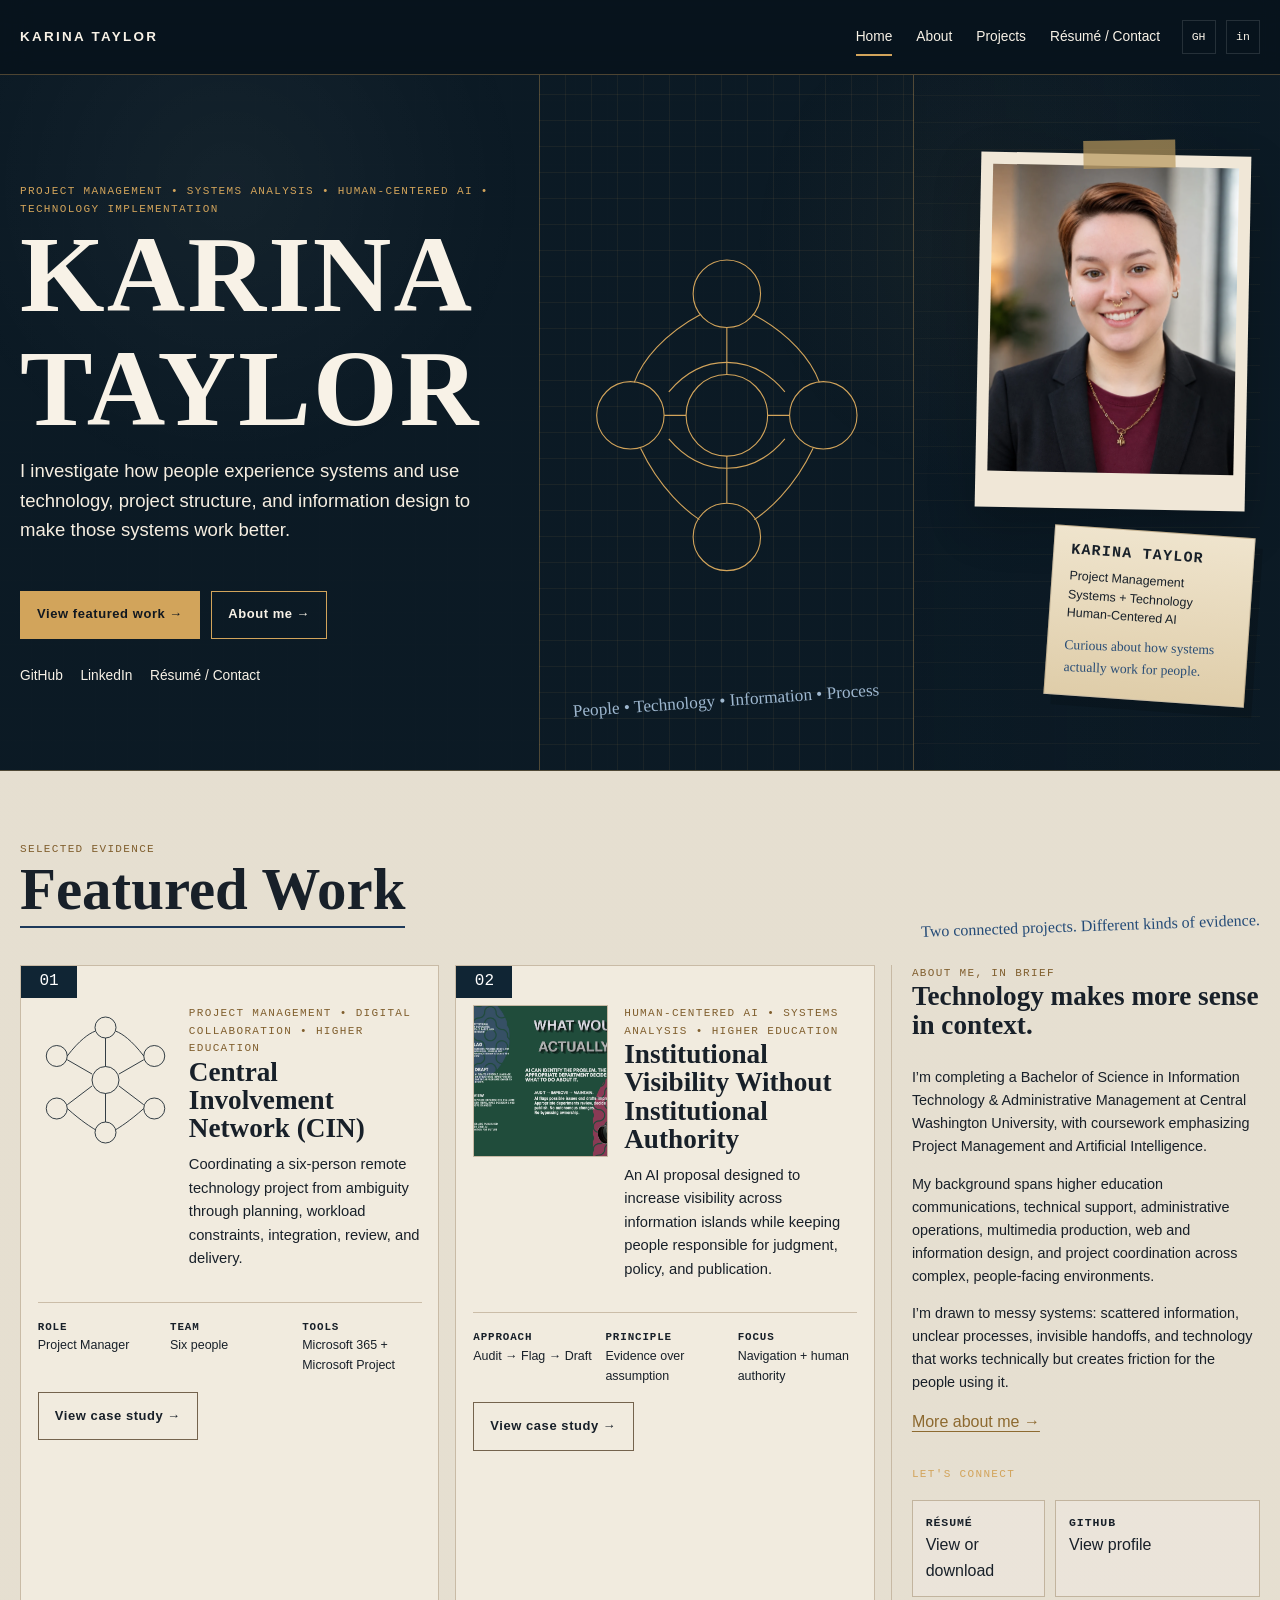
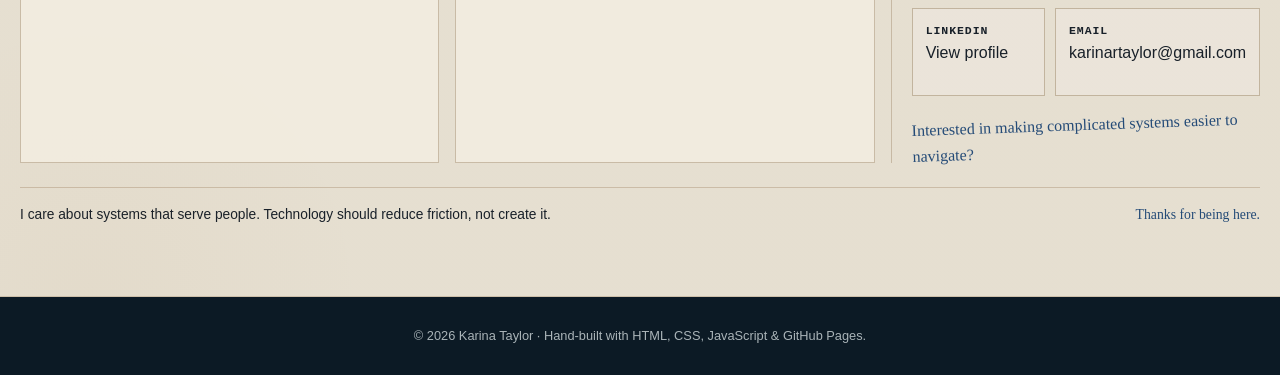
<file: index.html>
<!doctype html>
<html lang="en">

<head>
  <meta charset="utf-8">
  <meta name="viewport" content="width=device-width, initial-scale=1">

  <meta
    name="description"
    content="Karina Taylor — systems-oriented professional focused on project management, human-centered AI, systems analysis, technology implementation, and process improvement."
  >

  <title>Karina Taylor | Technology, Projects & Systems</title>

  <link rel="stylesheet" href="assets/css/styles.css">
  <script src="assets/js/main.js" defer></script>
</head>

<body>

  <a class="skip-link" href="#main">Skip to main content</a>

  <header class="site-header">
    <div class="wrap nav">

      <a class="brand" href="index.html">KARINA TAYLOR</a>

      <div class="nav-right">

        <button
          class="menu-button"
          aria-expanded="false"
          aria-controls="nav-links"
        >
          Menu
        </button>

        <nav
          class="nav-links"
          id="nav-links"
          aria-label="Primary navigation"
        >
          <a href="index.html" aria-current="page">Home</a>
          <a href="about.html">About</a>
          <a href="projects.html">Projects</a>
          <a href="resume.html">Résumé / Contact</a>
        </nav>

        <div
          class="social-mini"
          aria-label="Professional links"
        >
          <a
            href="https://github.com/karinartaylor"
            aria-label="Karina Taylor on GitHub"
          >
            GH
          </a>

          <a
            href="https://www.linkedin.com/in/karinartaylor/"
            aria-label="Karina Taylor on LinkedIn"
          >
            in
          </a>
        </div>

      </div>
    </div>
  </header>

  <main id="main">

    <section class="hero">
      <div class="wrap hero-grid">

        <div class="hero-copy">

          <div class="eyebrow">
            Project Management • Systems Analysis • Human-Centered AI • Technology Implementation
          </div>

          <h1>
            KARINA<br>
            TAYLOR
          </h1>

          <p class="hero-lead">
            I investigate how people experience systems and use technology,
            project structure, and information design to make those systems work better.
          </p>

          <div class="actions">
            <a
              class="button primary"
              href="#featured"
            >
              View featured work →
            </a>

            <a
              class="button"
              href="about.html"
            >
              About me →
            </a>
          </div>

          <div class="hero-links">
            <a href="https://github.com/karinartaylor">
              GitHub
            </a>

            <a href="https://www.linkedin.com/in/karinartaylor/">
              LinkedIn
            </a>

            <a href="resume.html">
              Résumé / Contact
            </a>
          </div>

        </div>

        <div
          class="system-board"
          aria-hidden="true"
        >

          <svg viewBox="0 0 400 500">

            <circle cx="200" cy="250" r="52"/>
            <circle cx="200" cy="95" r="43"/>
            <circle cx="77" cy="250" r="43"/>
            <circle cx="323" cy="250" r="43"/>
            <circle cx="200" cy="405" r="43"/>

            <path
              d="
                M200 138 L200 198
                M120 250 L148 250
                M252 250 L280 250
                M200 302 L200 362
              "
            />

            <path
              d="
                M167 121 C120 146 92 180 82 208
                M233 121 C280 146 308 180 318 208
                M90 292 C115 345 150 373 165 383
                M310 292 C285 345 250 373 235 383
              "
            />

            <path
              d="
                M126 220 C168 170 232 170 274 220
                M126 280 C168 330 232 330 274 280
              "
            />

          </svg>

          <div class="system-note">
            People&nbsp;•&nbsp;Technology&nbsp;•&nbsp;Information&nbsp;•&nbsp;Process
          </div>

        </div>

        <div class="portrait-zone">

          <figure class="photo-frame">
            <img
              src="assets/images/karina-taylor-headshot.webp"
              alt="Professional headshot of Karina Taylor"
            >
          </figure>

          <aside class="id-card">

            <h3>KARINA TAYLOR</h3>

            <p>
              Project Management<br>
              Systems + Technology<br>
              Human-Centered AI
            </p>

            <div class="scribble">
              Curious about how systems actually work for people.
            </div>

          </aside>

        </div>

      </div>
    </section>

    <section
      class="paper-section"
      id="featured"
    >

      <div class="wrap section">

        <div class="section-head">

          <div>

            <div
              class="eyebrow"
              style="color:#805f2e"
            >
              Selected evidence
            </div>

            <h2 class="rule-title">
              Featured Work
            </h2>

          </div>

          <div class="hand-note">
            Two connected projects. Different kinds of evidence.
          </div>

        </div>

        <div class="feature-layout">

          <article class="project-card">

            <div class="project-number">
              01
            </div>

            <div class="project-body">

              <div class="project-top">

                <div
                  class="project-diagram"
                  aria-hidden="true"
                >

                  <svg viewBox="0 0 180 180">

                    <circle cx="90" cy="90" r="18"/>

                    <circle cx="90" cy="20" r="14"/>
                    <circle cx="25" cy="58" r="14"/>
                    <circle cx="25" cy="128" r="14"/>
                    <circle cx="155" cy="58" r="14"/>
                    <circle cx="155" cy="128" r="14"/>
                    <circle cx="90" cy="160" r="14"/>

                    <path
                      d="
                        M90 34 L90 72
                        M39 63 L72 82
                        M39 123 L72 98
                        M108 82 L141 63
                        M108 98 L141 123
                        M90 108 L90 146
                      "
                    />

                    <path
                      d="
                        M39 58 C55 37 68 28 76 25
                        M141 58 C125 37 112 28 104 25
                        M39 128 C58 145 71 153 76 156
                        M141 128 C122 145 109 153 104 156
                      "
                    />

                  </svg>

                </div>

                <div>

                  <div class="tag">
                    Project Management • Digital Collaboration • Higher Education
                  </div>

                  <h3>
                    Central Involvement Network (CIN)
                  </h3>

                  <p>
                    Coordinating a six-person remote technology project from ambiguity
                    through planning, workload constraints, integration, review, and delivery.
                  </p>

                </div>

              </div>

              <div class="project-meta">

                <div>
                  <strong>Role</strong>
                  Project Manager
                </div>

                <div>
                  <strong>Team</strong>
                  Six people
                </div>

                <div>
                  <strong>Tools</strong>
                  Microsoft 365 + Microsoft Project
                </div>

              </div>

              <a
                class="button"
                href="projects/cin.html"
              >
                View case study →
              </a>

            </div>
          </article>

          <article class="project-card">

            <div class="project-number">
              02
            </div>

            <div class="project-body">

              <div class="project-top">

                <div class="project-proof ai-proof">

                  <img
                    src="assets/images/institutional-visibility/05-ai-operating-model.webp"
                    alt="Slide from Institutional Visibility showing the Audit, Flag, Draft, Review, Publish operating model"
                  >

                </div>

                <div>

                  <div class="tag">
                    Human-Centered AI • Systems Analysis • Higher Education
                  </div>

                  <h3>
                    Institutional Visibility Without Institutional Authority
                  </h3>

                  <p>
                    An AI proposal designed to increase visibility across information islands
                    while keeping people responsible for judgment, policy, and publication.
                  </p>

                </div>

              </div>

              <div class="project-meta">

                <div>
                  <strong>Approach</strong>
                  Audit → Flag → Draft
                </div>

                <div>
                  <strong>Principle</strong>
                  Evidence over assumption
                </div>

                <div>
                  <strong>Focus</strong>
                  Navigation + human authority
                </div>

              </div>

              <a
                class="button"
                href="projects/institutional-visibility.html"
              >
                View case study →
              </a>

            </div>
          </article>

          <aside class="side-panel">

            <div
              class="eyebrow"
              style="color:#805f2e"
            >
              About me, in brief
            </div>

            <h3>
              Technology makes more sense in context.
            </h3>

            <p>
              I’m completing a Bachelor of Science in Information Technology &
              Administrative Management at Central Washington University, with coursework
              emphasizing Project Management and Artificial Intelligence.
            </p>

            <p>
              My background spans higher education communications, technical support,
              administrative operations, multimedia production, web and information design,
              and project coordination across complex, people-facing environments.
            </p>

            <p>
              I’m drawn to messy systems: scattered information, unclear processes,
              invisible handoffs, and technology that works technically but creates friction
              for the people using it.
            </p>

            <a
              class="text-link"
              href="about.html"
            >
              More about me →
            </a>

            <div
              class="eyebrow"
              style="margin-top:2rem"
            >
              Let's connect
            </div>

            <div class="contact-grid">

              <a href="assets/documents/Karina_Taylor_Resume.pdf">
                <strong>Résumé</strong>
                View or download
              </a>

              <a href="https://github.com/karinartaylor">
                <strong>GitHub</strong>
                View profile
              </a>

              <a href="https://www.linkedin.com/in/karinartaylor/">
                <strong>LinkedIn</strong>
                View profile
              </a>

              <a href="mailto:karinartaylor@gmail.com">
                <strong>Email</strong>
                karinartaylor@gmail.com
              </a>

            </div>

            <div class="hand-note">
              Interested in making complicated systems easier to navigate?
            </div>

          </aside>

        </div>

        <div class="footer-note">

          <span>
            I care about systems that serve people. Technology should reduce friction, not create it.
          </span>

          <span>
            Thanks for being here.
          </span>

        </div>

      </div>
    </section>

  </main>

  <footer class="site-footer">
    © 2026 Karina Taylor · Hand-built with HTML, CSS, JavaScript & GitHub Pages.
  </footer>

</body>

</html>
</file>
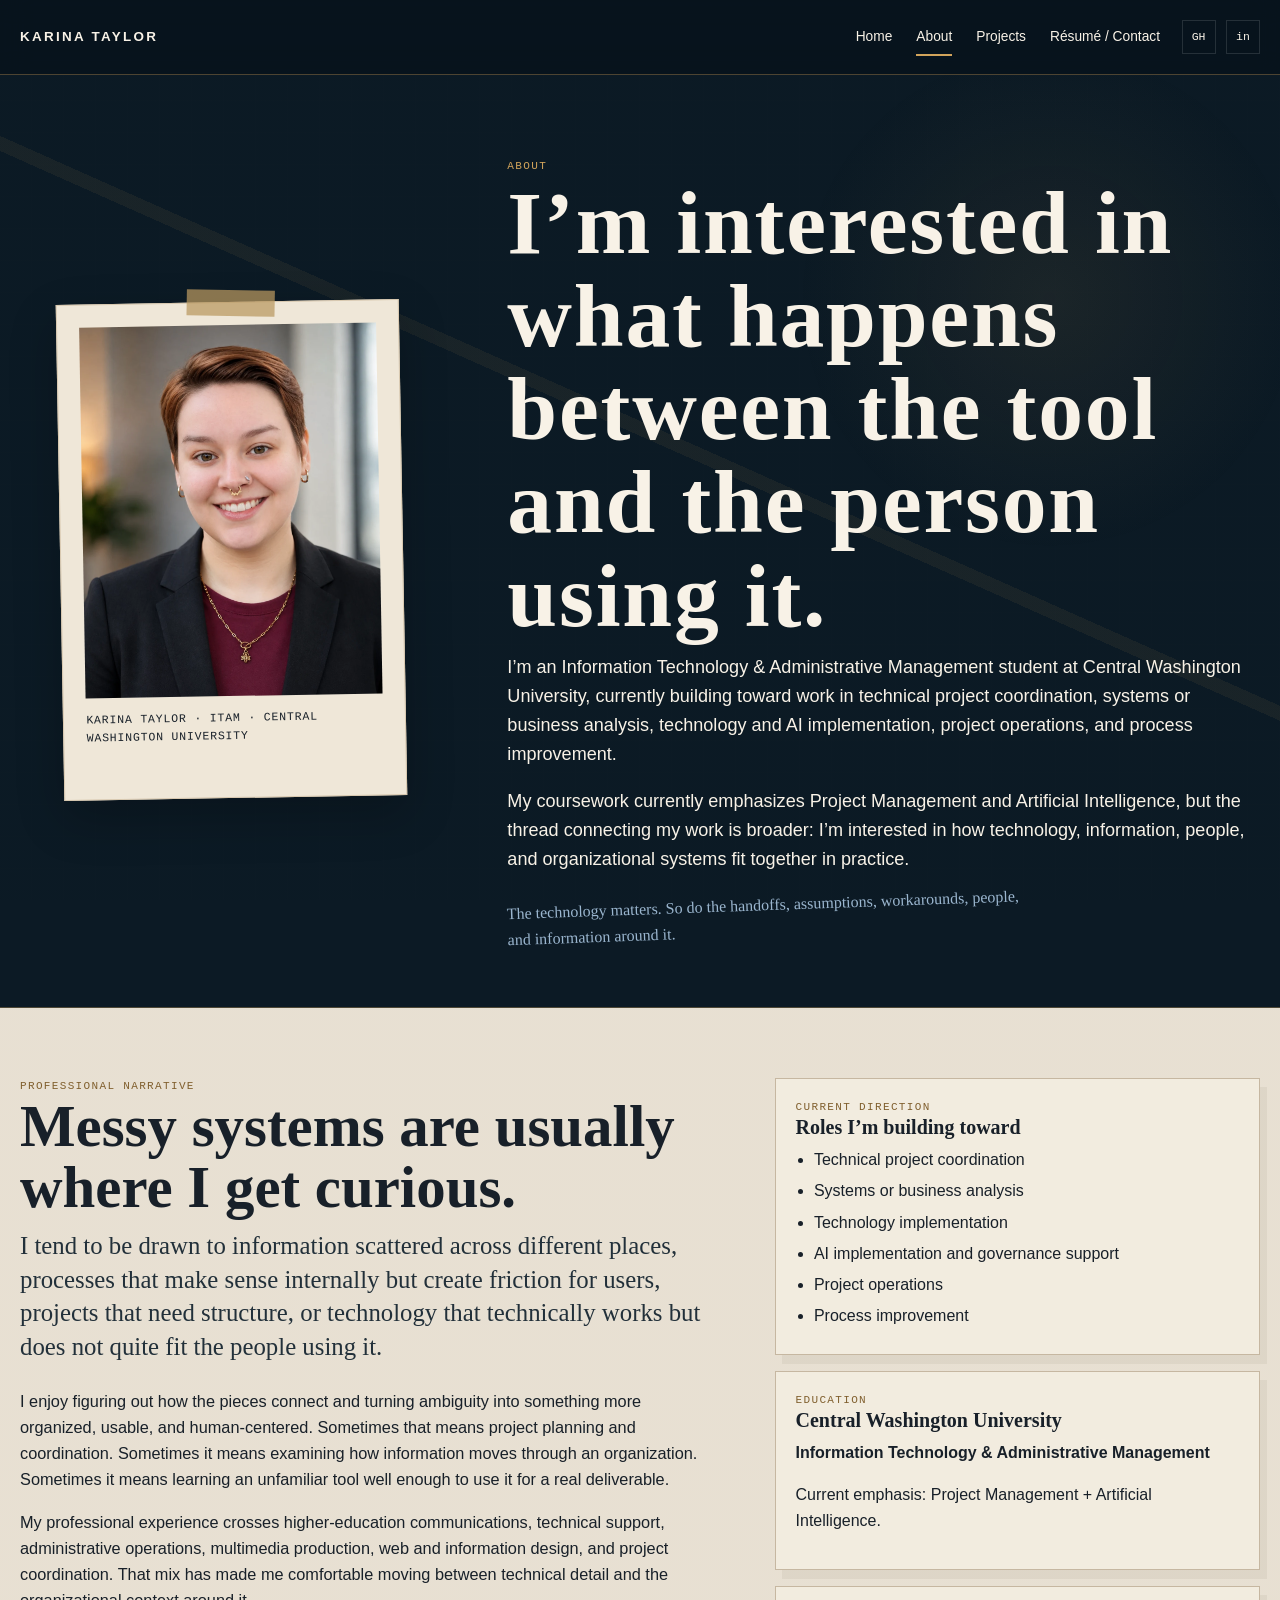
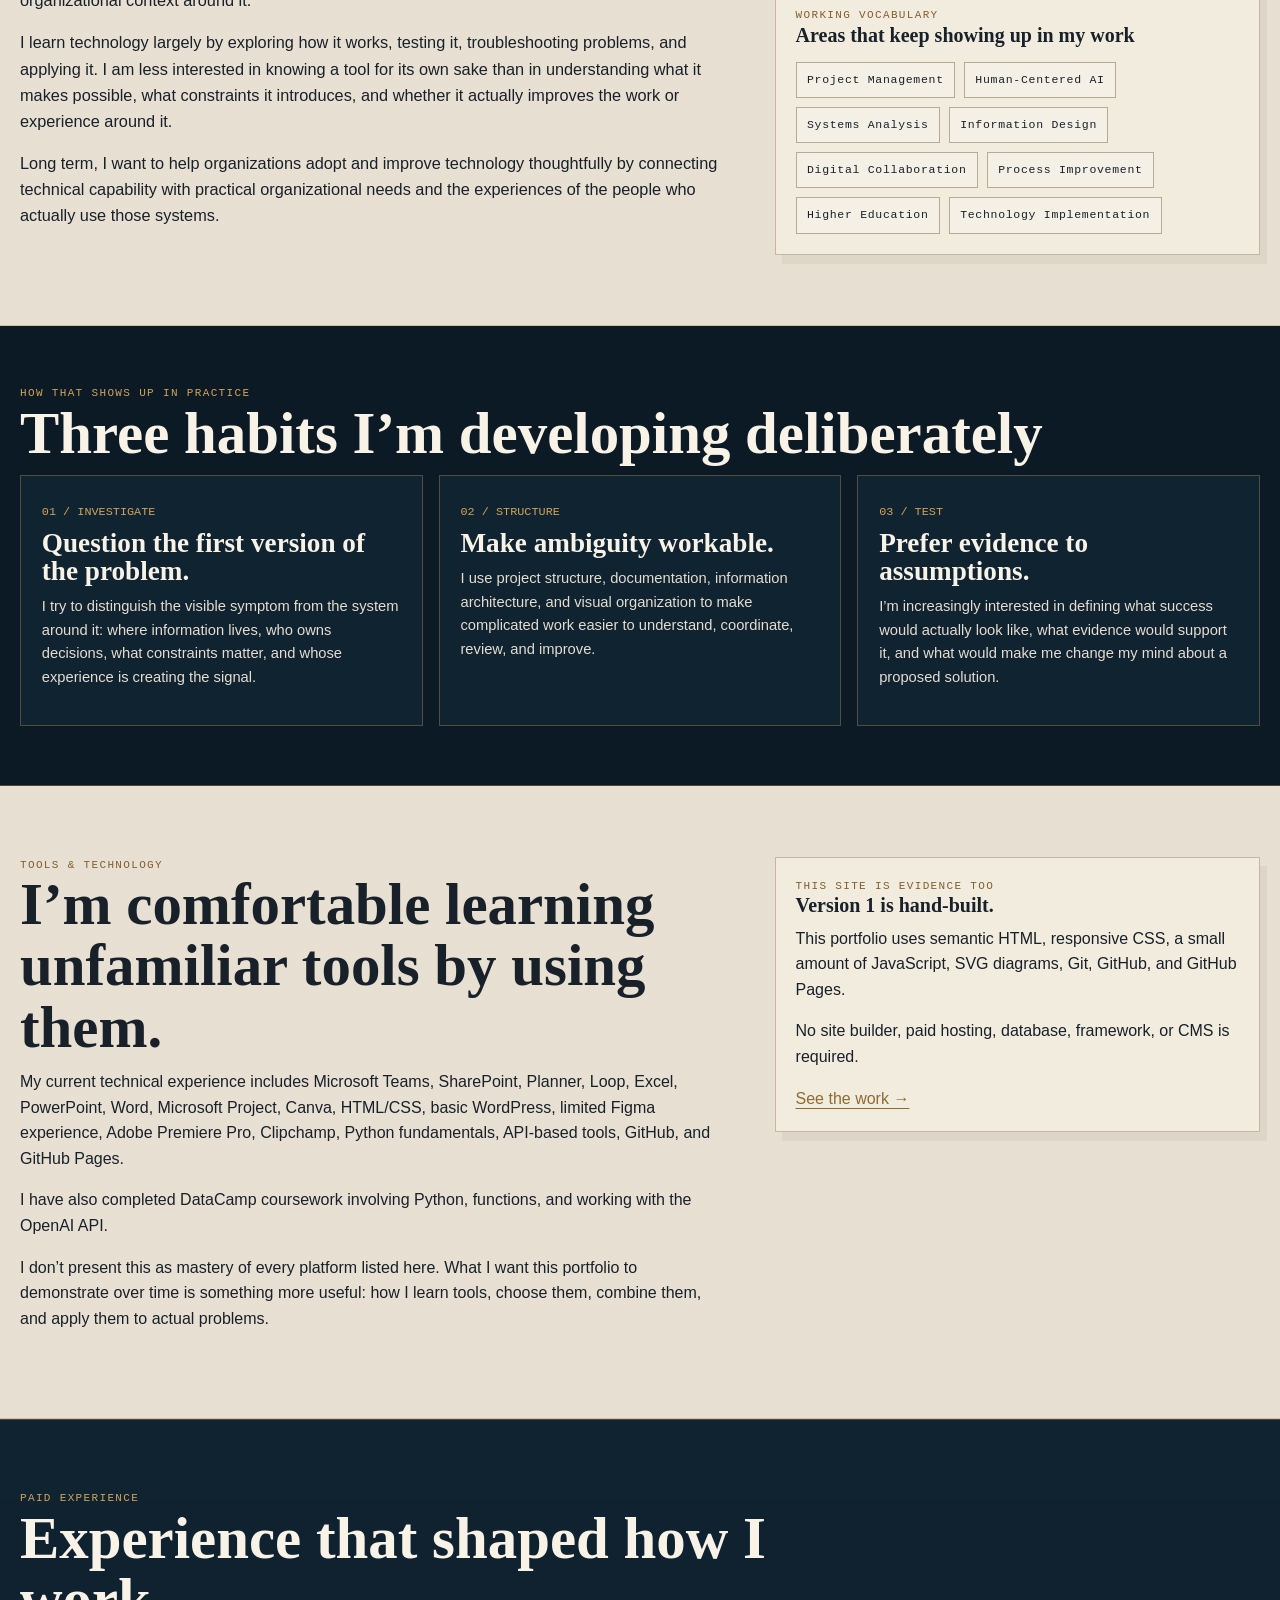
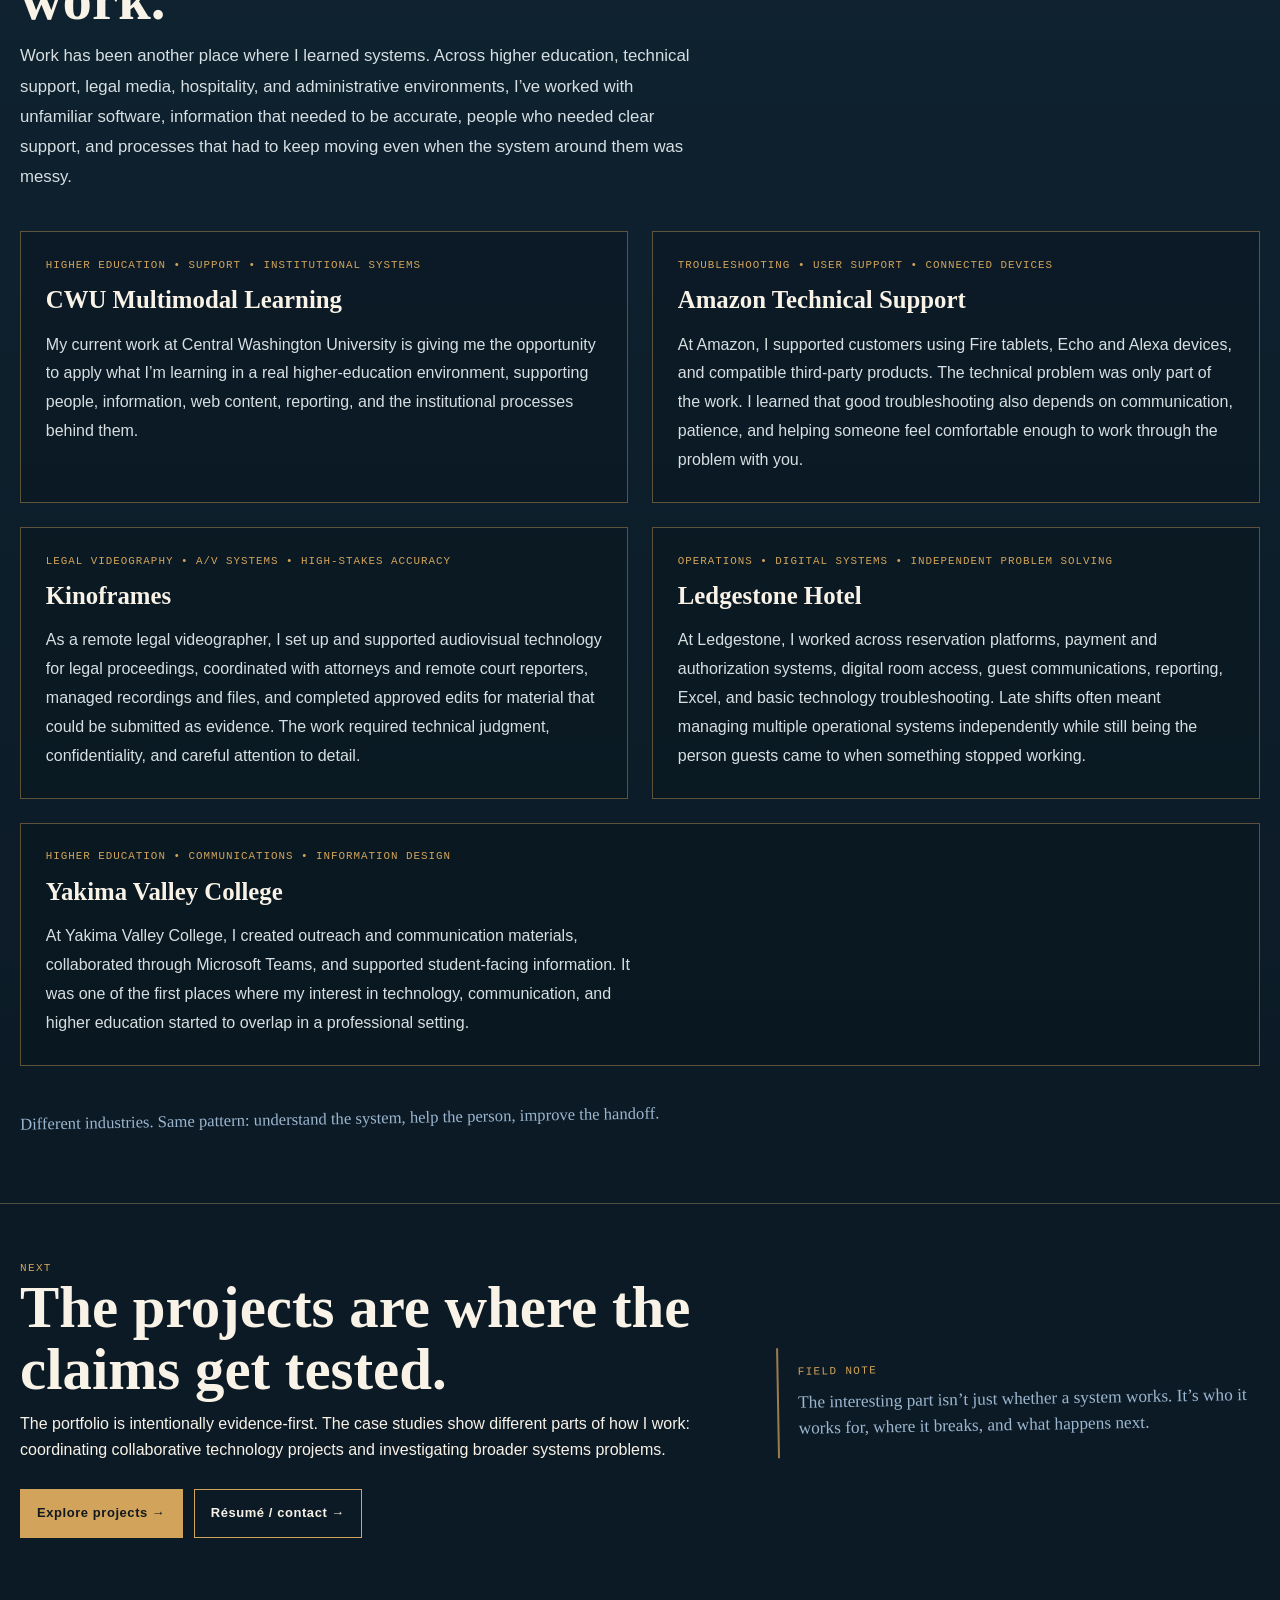
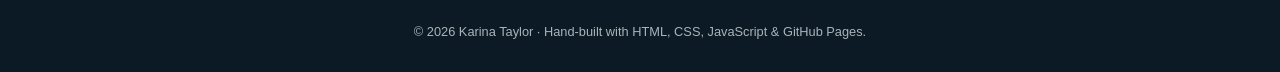
<file: about.html>
<!doctype html>
<html lang="en">
<head>
<meta charset="utf-8">
<meta name="viewport" content="width=device-width,initial-scale=1">
<meta name="description" content="About Karina Taylor — ITAM student focused on project management, human-centered AI, systems analysis, technology implementation, and process improvement.">
<title>About | Karina Taylor</title>
<link rel="stylesheet" href="assets/css/styles.css">
<script src="assets/js/main.js" defer></script>
</head>
<body>
<a class="skip-link" href="#main">Skip to main content</a>
<header class="site-header"><div class="wrap nav"><a class="brand" href="index.html">KARINA TAYLOR</a><div class="nav-right"><button class="menu-button" aria-expanded="false" aria-controls="nav-links">Menu</button><nav class="nav-links" id="nav-links" aria-label="Primary navigation"><a href="index.html">Home</a><a href="about.html" aria-current="page">About</a><a href="projects.html">Projects</a><a href="resume.html">Résumé / Contact</a></nav><div class="social-mini" aria-label="Professional links"><a href="#" aria-label="GitHub placeholder">GH</a><a href="#" aria-label="LinkedIn placeholder">in</a></div></div></div></header>
<main id="main">
<section class="about-hero"><div class="wrap about-hero-grid"><figure class="about-photo-stack"><img src="assets/images/karina-taylor-headshot.webp" alt="Professional headshot of Karina Taylor"><figcaption class="about-caption">Karina Taylor · ITAM · Central Washington University</figcaption></figure><div class="about-intro"><div class="eyebrow">About</div><h1>I’m interested in what happens between the tool and the person using it.</h1><p class="lead">I’m an Information Technology & Administrative Management student at Central Washington University, currently building toward work in technical project coordination, systems or business analysis, technology and AI implementation, project operations, and process improvement.</p><p class="lead">My coursework currently emphasizes Project Management and Artificial Intelligence, but the thread connecting my work is broader: I’m interested in how technology, information, people, and organizational systems fit together in practice.</p><div class="hand-note">The technology matters. So do the handoffs, assumptions, workarounds, people, and information around it.</div></div></div></section>
<section class="about-paper"><div class="wrap about-section"><div class="about-grid"><div class="about-copy"><div class="eyebrow" style="color:#805f2e">Professional narrative</div><h2>Messy systems are usually where I get curious.</h2><p class="opening">I tend to be drawn to information scattered across different places, processes that make sense internally but create friction for users, projects that need structure, or technology that technically works but does not quite fit the people using it.</p><p>I enjoy figuring out how the pieces connect and turning ambiguity into something more organized, usable, and human-centered. Sometimes that means project planning and coordination. Sometimes it means examining how information moves through an organization. Sometimes it means learning an unfamiliar tool well enough to use it for a real deliverable.</p><p>My professional experience crosses higher-education communications, technical support, administrative operations, multimedia production, web and information design, and project coordination. That mix has made me comfortable moving between technical detail and the organizational context around it.</p><p>I learn technology largely by exploring how it works, testing it, troubleshooting problems, and applying it. I am less interested in knowing a tool for its own sake than in understanding what it makes possible, what constraints it introduces, and whether it actually improves the work or experience around it.</p><p>Long term, I want to help organizations adopt and improve technology thoughtfully by connecting technical capability with practical organizational needs and the experiences of the people who actually use those systems.</p></div><aside><section class="margin-card"><div class="eyebrow" style="color:#805f2e">Current direction</div><h3>Roles I’m building toward</h3><ul><li>Technical project coordination</li><li>Systems or business analysis</li><li>Technology implementation</li><li>AI implementation and governance support</li><li>Project operations</li><li>Process improvement</li></ul></section><section class="margin-card"><div class="eyebrow" style="color:#805f2e">Education</div><h3>Central Washington University</h3><p><strong>Information Technology & Administrative Management</strong></p><p>Current emphasis: Project Management + Artificial Intelligence.</p></section><section class="margin-card"><div class="eyebrow" style="color:#805f2e">Working vocabulary</div><h3>Areas that keep showing up in my work</h3><div class="competency-cloud" aria-label="Professional focus areas"><span class="competency-chip">Project Management</span><span class="competency-chip">Human-Centered AI</span><span class="competency-chip">Systems Analysis</span><span class="competency-chip">Information Design</span><span class="competency-chip">Digital Collaboration</span><span class="competency-chip">Process Improvement</span><span class="competency-chip">Higher Education</span><span class="competency-chip">Technology Implementation</span></div></section></aside></div></div></section>
<section class="about-bridge"><div class="wrap"><div class="eyebrow">How that shows up in practice</div><h2>Three habits I’m developing deliberately</h2><div class="about-bridge-grid"><article class="bridge-card"><span class="num">01 / INVESTIGATE</span><h3>Question the first version of the problem.</h3><p>I try to distinguish the visible symptom from the system around it: where information lives, who owns decisions, what constraints matter, and whose experience is creating the signal.</p></article><article class="bridge-card"><span class="num">02 / STRUCTURE</span><h3>Make ambiguity workable.</h3><p>I use project structure, documentation, information architecture, and visual organization to make complicated work easier to understand, coordinate, review, and improve.</p></article><article class="bridge-card"><span class="num">03 / TEST</span><h3>Prefer evidence to assumptions.</h3><p>I’m increasingly interested in defining what success would actually look like, what evidence would support it, and what would make me change my mind about a proposed solution.</p></article></div></div></section>
<section class="about-paper"><div class="wrap about-section"><div class="about-grid"><div><div class="eyebrow" style="color:#805f2e">Tools & technology</div><h2>I’m comfortable learning unfamiliar tools by using them.</h2><p>My current technical experience includes Microsoft Teams, SharePoint, Planner, Loop, Excel, PowerPoint, Word, Microsoft Project, Canva, HTML/CSS, basic WordPress, limited Figma experience, Adobe Premiere Pro, Clipchamp, Python fundamentals, API-based tools, GitHub, and GitHub Pages.</p><p>I have also completed DataCamp coursework involving Python, functions, and working with the OpenAI API.</p><p>I don’t present this as mastery of every platform listed here. What I want this portfolio to demonstrate over time is something more useful: how I learn tools, choose them, combine them, and apply them to actual problems.</p></div><aside class="margin-card"><div class="eyebrow" style="color:#805f2e">This site is evidence too</div><h3>Version 1 is hand-built.</h3><p>This portfolio uses semantic HTML, responsive CSS, a small amount of JavaScript, SVG diagrams, Git, GitHub, and GitHub Pages.</p><p>No site builder, paid hosting, database, framework, or CMS is required.</p><a class="text-link" href="projects.html">See the work →</a></aside></div></div></section>
<section class="about-experience">
  <div class="wrap about-section">
    <div class="eyebrow">Paid experience</div>
    <h2>Experience that shaped how I work.</h2>
    <p class="experience-intro">Work has been another place where I learned systems. Across higher education, technical support, legal media, hospitality, and administrative environments, I’ve worked with unfamiliar software, information that needed to be accurate, people who needed clear support, and processes that had to keep moving even when the system around them was messy.</p>

    <div class="experience-grid">
      <article class="experience-card">
        <div class="experience-meta">Higher education • support • institutional systems</div>
        <h3>CWU Multimodal Learning</h3>
        <p>My current work at Central Washington University is giving me the opportunity to apply what I’m learning in a real higher-education environment, supporting people, information, web content, reporting, and the institutional processes behind them.</p>
      </article>

      <article class="experience-card">
        <div class="experience-meta">Troubleshooting • user support • connected devices</div>
        <h3>Amazon Technical Support</h3>
        <p>At Amazon, I supported customers using Fire tablets, Echo and Alexa devices, and compatible third-party products. The technical problem was only part of the work. I learned that good troubleshooting also depends on communication, patience, and helping someone feel comfortable enough to work through the problem with you.</p>
      </article>

      <article class="experience-card">
        <div class="experience-meta">Legal videography • A/V systems • high-stakes accuracy</div>
        <h3>Kinoframes</h3>
        <p>As a remote legal videographer, I set up and supported audiovisual technology for legal proceedings, coordinated with attorneys and remote court reporters, managed recordings and files, and completed approved edits for material that could be submitted as evidence. The work required technical judgment, confidentiality, and careful attention to detail.</p>
      </article>

      <article class="experience-card">
        <div class="experience-meta">Operations • digital systems • independent problem solving</div>
        <h3>Ledgestone Hotel</h3>
        <p>At Ledgestone, I worked across reservation platforms, payment and authorization systems, digital room access, guest communications, reporting, Excel, and basic technology troubleshooting. Late shifts often meant managing multiple operational systems independently while still being the person guests came to when something stopped working.</p>
      </article>

      <article class="experience-card">
        <div class="experience-meta">Higher education • communications • information design</div>
        <h3>Yakima Valley College</h3>
        <p>At Yakima Valley College, I created outreach and communication materials, collaborated through Microsoft Teams, and supported student-facing information. It was one of the first places where my interest in technology, communication, and higher education started to overlap in a professional setting.</p>
      </article>
    </div>

    <div class="experience-note">Different industries. Same pattern: understand the system, help the person, improve the handoff.</div>
  </div>
</section>
<section class="about-next"><div class="wrap about-next-grid"><div><div class="eyebrow">Next</div><h2>The projects are where the claims get tested.</h2><p>The portfolio is intentionally evidence-first. The case studies show different parts of how I work: coordinating collaborative technology projects and investigating broader systems problems.</p><div class="actions"><a class="button primary" href="projects.html">Explore projects →</a><a class="button" href="resume.html">Résumé / contact →</a></div></div><aside class="about-field-note"><div class="small">Field note</div><p>The interesting part isn’t just whether a system works. It’s who it works for, where it breaks, and what happens next.</p></aside></div></section>
</main>
<footer class="site-footer">© 2026 Karina Taylor · Hand-built with HTML, CSS, JavaScript & GitHub Pages.</footer>
</body>
</html>
</file>
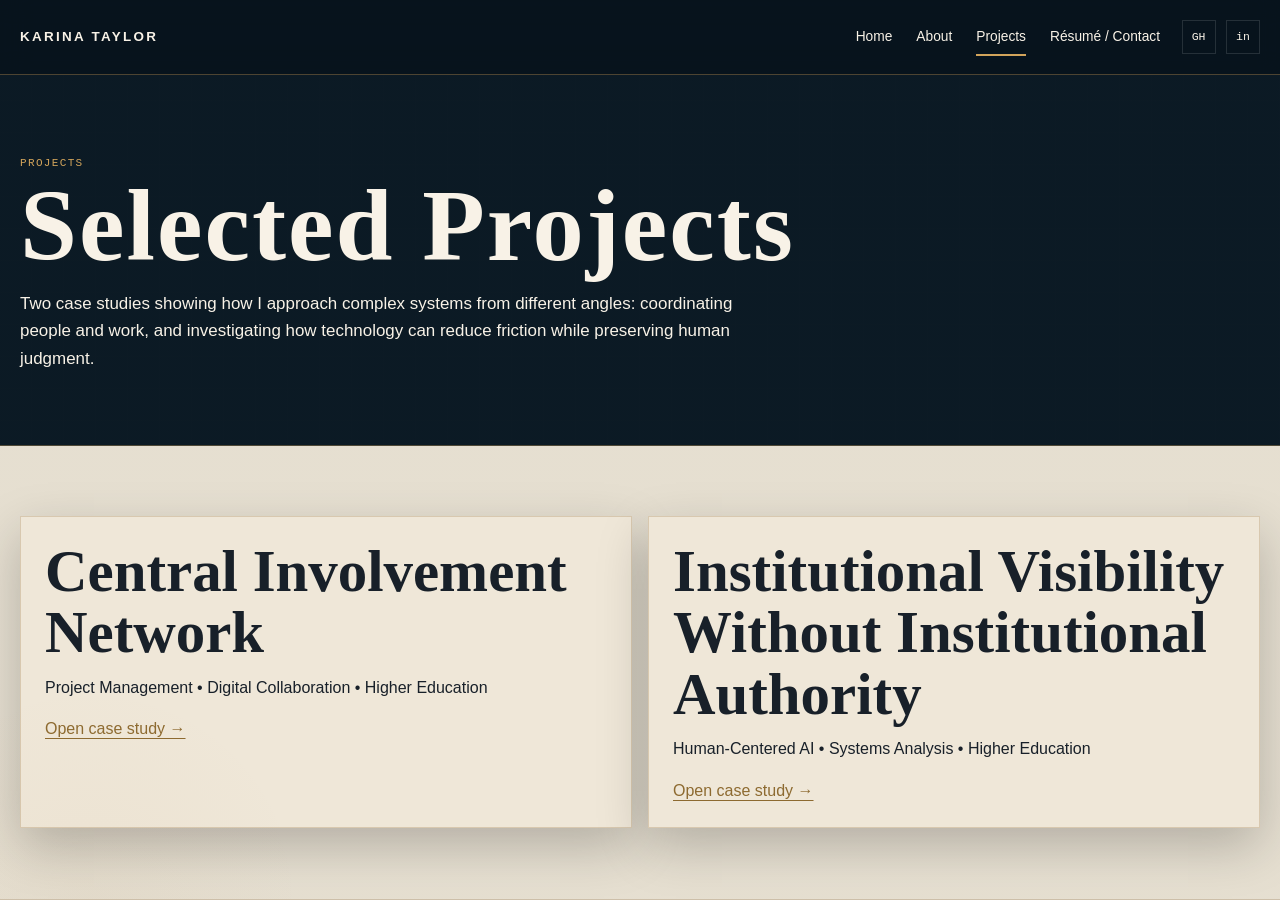
<file: projects.html>
<!doctype html><html lang="en"><head><meta charset="utf-8"><meta name="viewport" content="width=device-width,initial-scale=1"><title>Projects | Karina Taylor</title><link rel="stylesheet" href="assets/css/styles.css"><script src="assets/js/main.js" defer></script></head><body><a class="skip-link" href="#main">Skip to main content</a><header class="site-header"><div class="wrap nav"><a class="brand" href="index.html">KARINA TAYLOR</a><div class="nav-right"><button class="menu-button" aria-expanded="false" aria-controls="nav-links">Menu</button><nav class="nav-links" id="nav-links" aria-label="Primary navigation"><a href="index.html">Home</a><a href="about.html">About</a><a href="projects.html" aria-current="page">Projects</a><a href="resume.html">Résumé / Contact</a></nav><div class="social-mini" aria-label="Professional links"><a href="https://github.com/karinartaylor" aria-label="Karina Taylor on GitHub">GH</a><a href="https://www.linkedin.com/in/karinartaylor/" aria-label="Karina Taylor on LinkedIn">in</a></div></div></div></header><main id="main"><section class="inner-hero"><div class="wrap"><div class="eyebrow">Projects</div><h1 style="font-size:clamp(4rem,8vw,7rem)">Selected Projects</h1><p>Two case studies showing how I approach complex systems from different angles: coordinating people and work, and investigating how technology can reduce friction while preserving human judgment.</p></div></section><section class="paper-section"><div class="wrap section"><div class="feature-layout projects-grid"><div class="placeholder-card"><h2>Central Involvement Network</h2><p>Project Management • Digital Collaboration • Higher Education</p><a class="text-link" href="projects/cin.html">Open case study →</a></div><div class="placeholder-card"><h2>Institutional Visibility Without Institutional Authority</h2><p>Human-Centered AI • Systems Analysis • Higher Education</p><a class="text-link" href="projects/institutional-visibility.html">Open case study →</a></div></div></div></section></main></body></html>
</file>
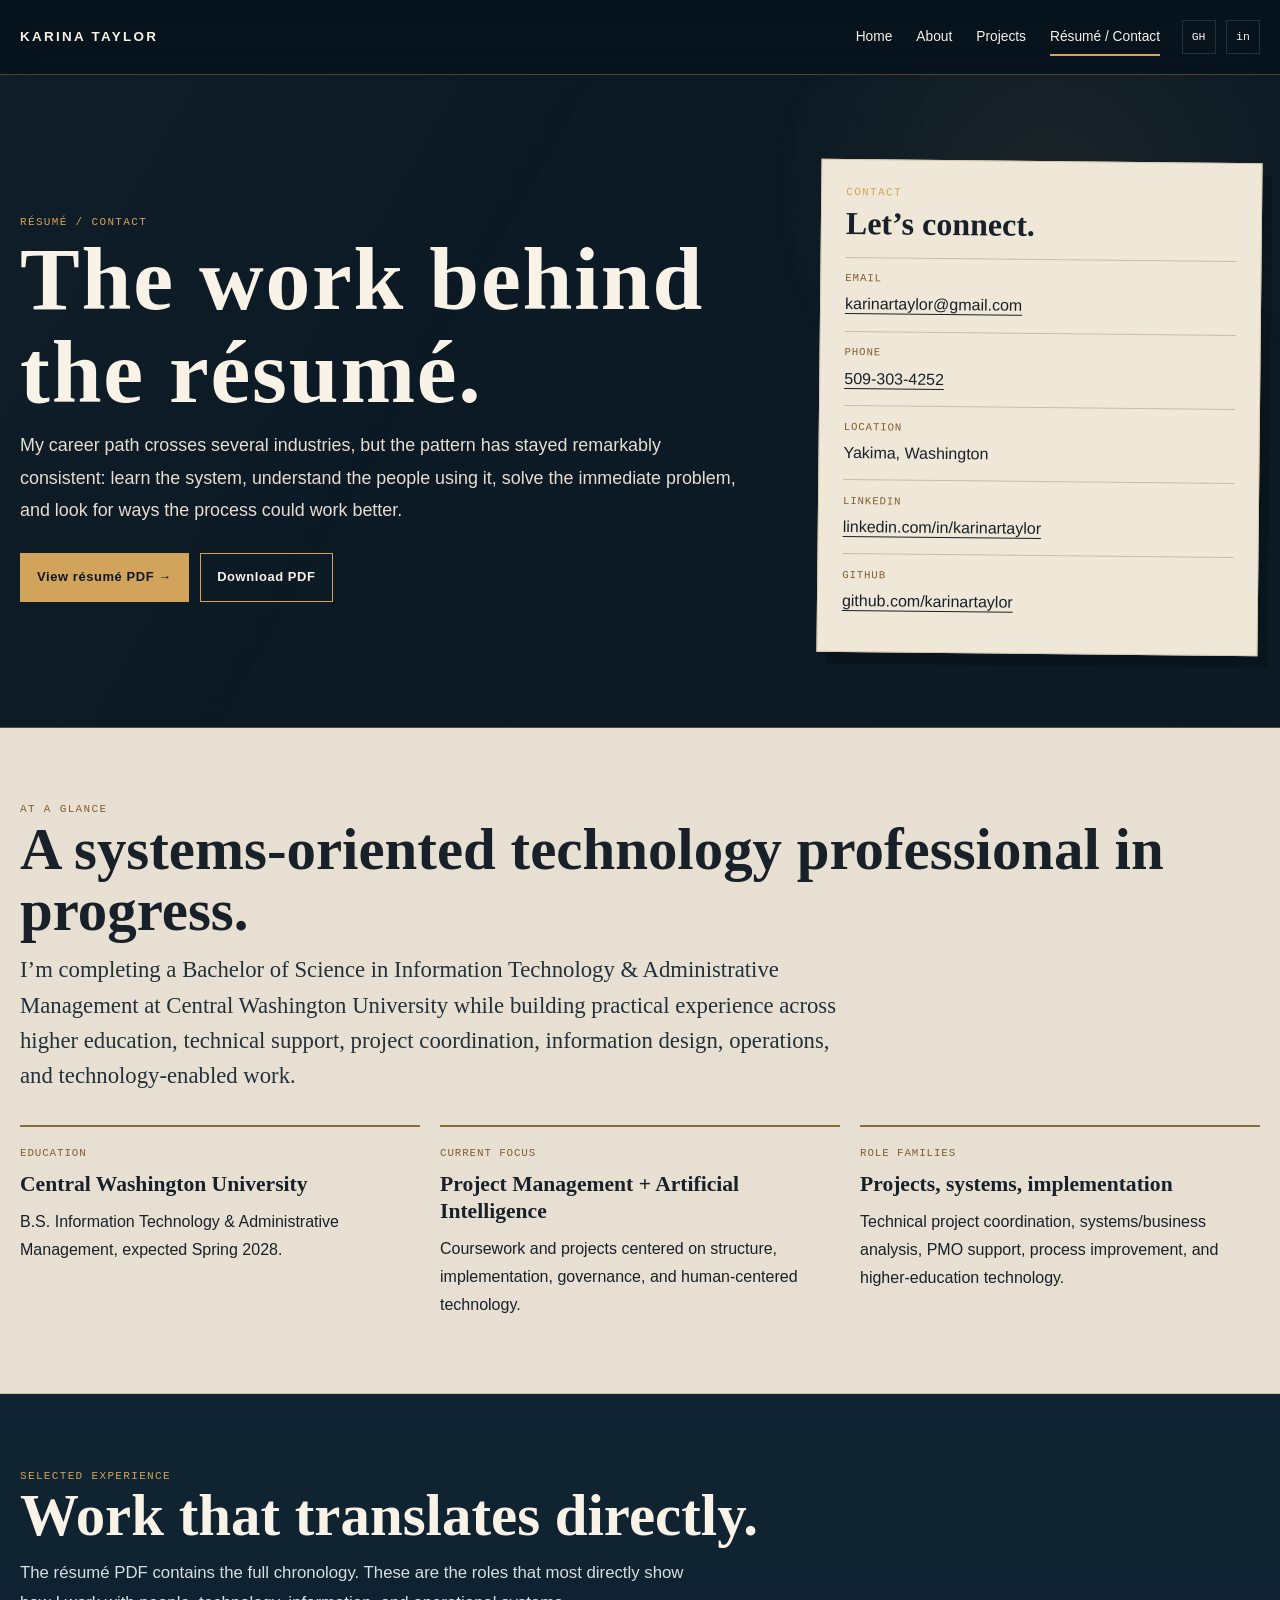
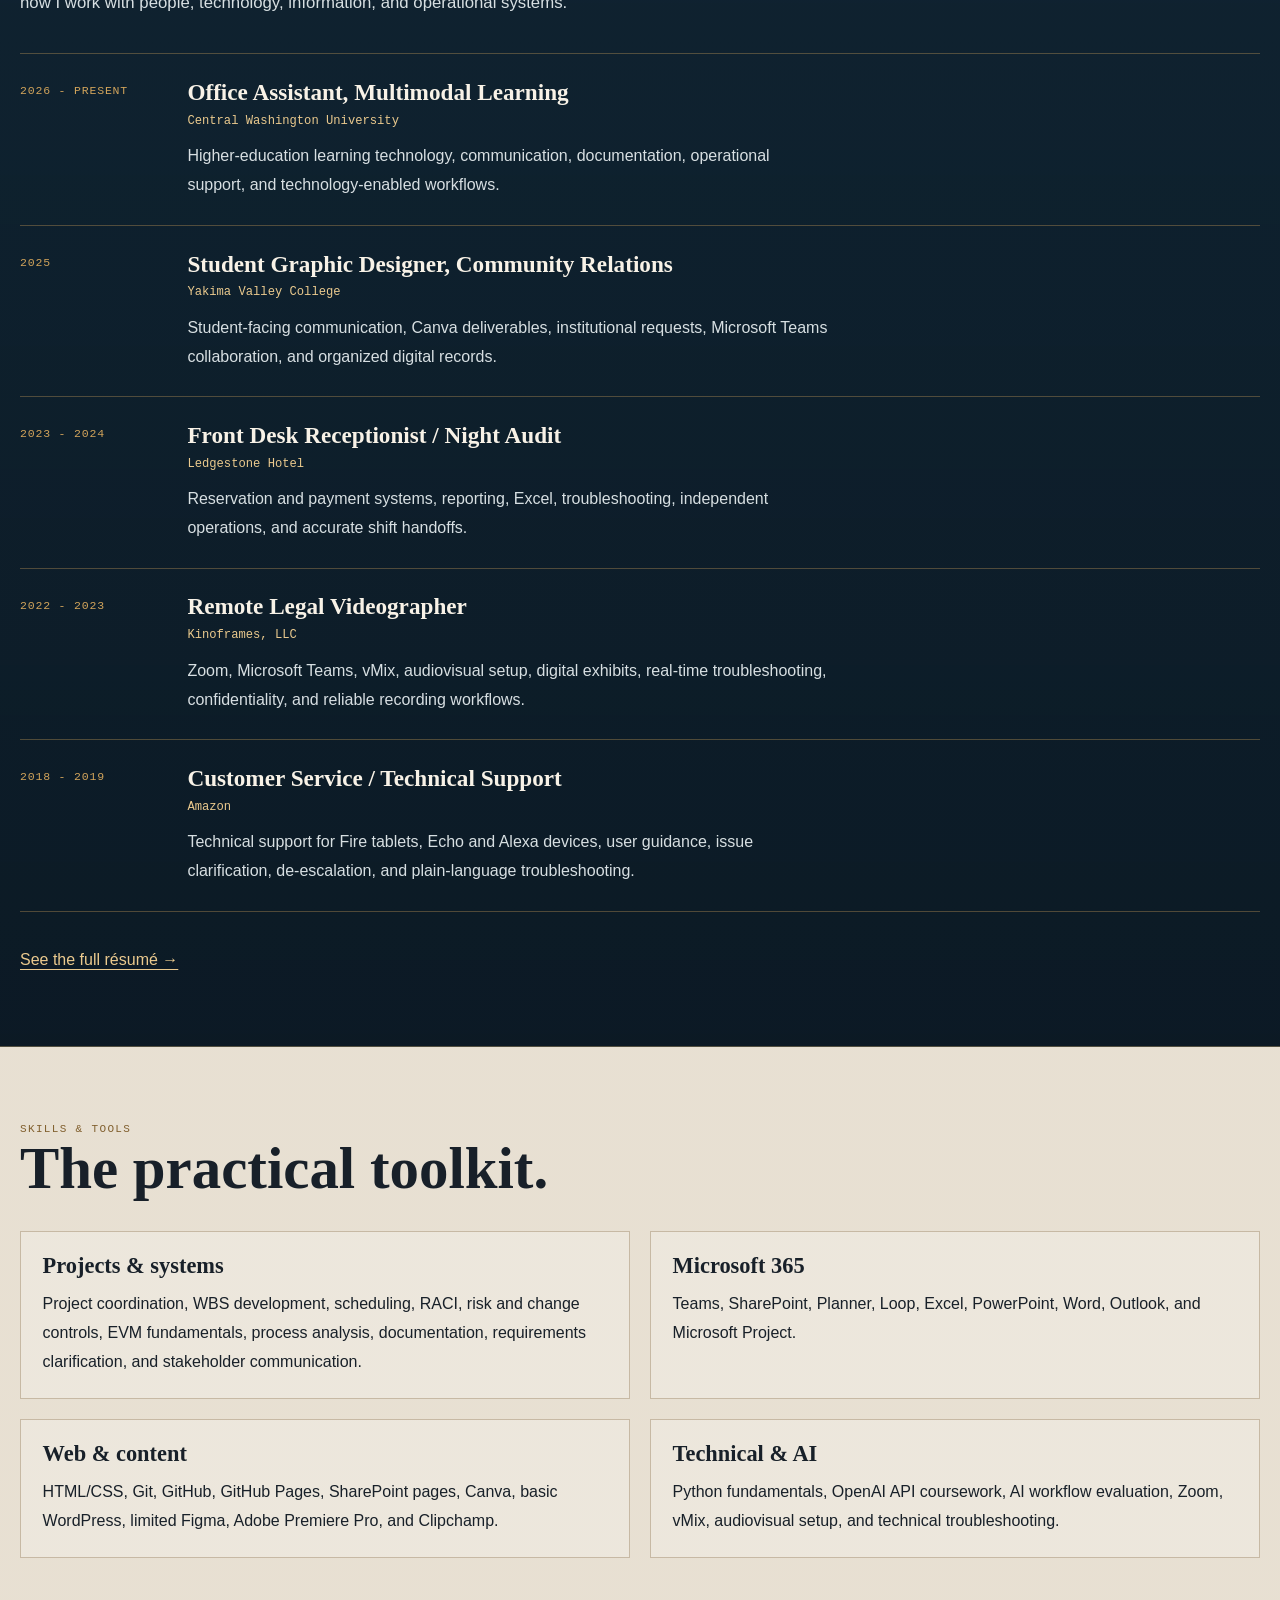
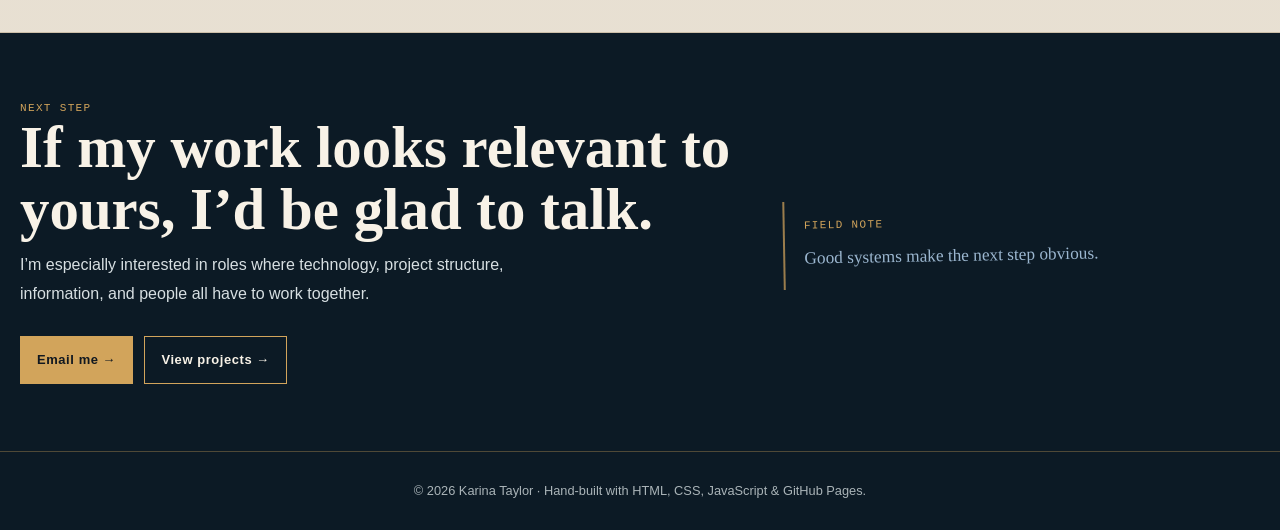
<file: resume.html>
<!doctype html>
<html lang="en">
<head>
<meta charset="utf-8">
<meta name="viewport" content="width=device-width,initial-scale=1">
<meta name="description" content="Résumé, professional experience, technical skills, education, and contact information for Karina Taylor.">
<title>Résumé / Contact | Karina Taylor</title>
<link rel="stylesheet" href="assets/css/styles.css">
<script src="assets/js/main.js" defer></script>
</head>
<body>
<a class="skip-link" href="#main">Skip to main content</a>

<header class="site-header">
  <div class="wrap nav">
    <a class="brand" href="index.html">KARINA TAYLOR</a>
    <div class="nav-right">
      <button class="menu-button" aria-expanded="false" aria-controls="nav-links">Menu</button>
      <nav class="nav-links" id="nav-links" aria-label="Primary navigation">
        <a href="index.html">Home</a>
        <a href="about.html">About</a>
        <a href="projects.html">Projects</a>
        <a href="resume.html" aria-current="page">Résumé / Contact</a>
      </nav>
      <div class="social-mini" aria-label="Professional links">
        <a href="https://github.com/karinartaylor" aria-label="Karina Taylor on GitHub">GH</a>
        <a href="https://www.linkedin.com/in/karinartaylor/" aria-label="Karina Taylor on LinkedIn">in</a>
      </div>
    </div>
  </div>
</header>

<main id="main">
  <section class="resume-hero">
    <div class="wrap resume-hero-grid">
      <div>
        <div class="eyebrow">Résumé / Contact</div>
        <h1>The work behind the résumé.</h1>
        <p class="resume-lead">My career path crosses several industries, but the pattern has stayed remarkably consistent: learn the system, understand the people using it, solve the immediate problem, and look for ways the process could work better.</p>
        <div class="actions">
          <a class="button primary" href="assets/documents/Karina_Taylor_Resume.pdf">View résumé PDF →</a>
          <a class="button" href="assets/documents/Karina_Taylor_Resume.pdf" download>Download PDF</a>
        </div>
      </div>

      <aside class="resume-contact-card" aria-label="Contact information">
        <div class="eyebrow">Contact</div>
        <h2>Let’s connect.</h2>
        <dl>
          <div>
            <dt>Email</dt>
            <dd><a href="mailto:karinartaylor@gmail.com">karinartaylor@gmail.com</a></dd>
          </div>
          <div>
            <dt>Phone</dt>
            <dd><a href="tel:+15093034252">509-303-4252</a></dd>
          </div>
          <div>
            <dt>Location</dt>
            <dd>Yakima, Washington</dd>
          </div>
          <div>
            <dt>LinkedIn</dt>
            <dd><a href="https://www.linkedin.com/in/karinartaylor/">linkedin.com/in/karinartaylor</a></dd>
          </div>
          <div>
            <dt>GitHub</dt>
            <dd><a href="https://github.com/karinartaylor">github.com/karinartaylor</a></dd>
          </div>
        </dl>
      </aside>
    </div>
  </section>

  <section class="resume-paper">
    <div class="wrap resume-section">
      <div class="eyebrow" style="color:#805f2e">At a glance</div>
      <h2>A systems-oriented technology professional in progress.</h2>
      <p class="resume-opening">I’m completing a Bachelor of Science in Information Technology &amp; Administrative Management at Central Washington University while building practical experience across higher education, technical support, project coordination, information design, operations, and technology-enabled work.</p>

      <div class="resume-facts">
        <article>
          <span>Education</span>
          <strong>Central Washington University</strong>
          <p>B.S. Information Technology &amp; Administrative Management, expected Spring 2028.</p>
        </article>
        <article>
          <span>Current focus</span>
          <strong>Project Management + Artificial Intelligence</strong>
          <p>Coursework and projects centered on structure, implementation, governance, and human-centered technology.</p>
        </article>
        <article>
          <span>Role families</span>
          <strong>Projects, systems, implementation</strong>
          <p>Technical project coordination, systems/business analysis, PMO support, process improvement, and higher-education technology.</p>
        </article>
      </div>
    </div>
  </section>

  <section class="resume-dark">
    <div class="wrap resume-section">
      <div class="eyebrow">Selected experience</div>
      <h2>Work that translates directly.</h2>
      <p class="resume-dark-intro">The résumé PDF contains the full chronology. These are the roles that most directly show how I work with people, technology, information, and operational systems.</p>

      <div class="resume-timeline">
        <article>
          <div class="resume-time">2026 - Present</div>
          <div>
            <h3>Office Assistant, Multimodal Learning</h3>
            <p class="resume-org">Central Washington University</p>
            <p>Higher-education learning technology, communication, documentation, operational support, and technology-enabled workflows.</p>
          </div>
        </article>

        <article>
          <div class="resume-time">2025</div>
          <div>
            <h3>Student Graphic Designer, Community Relations</h3>
            <p class="resume-org">Yakima Valley College</p>
            <p>Student-facing communication, Canva deliverables, institutional requests, Microsoft Teams collaboration, and organized digital records.</p>
          </div>
        </article>

        <article>
          <div class="resume-time">2023 - 2024</div>
          <div>
            <h3>Front Desk Receptionist / Night Audit</h3>
            <p class="resume-org">Ledgestone Hotel</p>
            <p>Reservation and payment systems, reporting, Excel, troubleshooting, independent operations, and accurate shift handoffs.</p>
          </div>
        </article>

        <article>
          <div class="resume-time">2022 - 2023</div>
          <div>
            <h3>Remote Legal Videographer</h3>
            <p class="resume-org">Kinoframes, LLC</p>
            <p>Zoom, Microsoft Teams, vMix, audiovisual setup, digital exhibits, real-time troubleshooting, confidentiality, and reliable recording workflows.</p>
          </div>
        </article>

        <article>
          <div class="resume-time">2018 - 2019</div>
          <div>
            <h3>Customer Service / Technical Support</h3>
            <p class="resume-org">Amazon</p>
            <p>Technical support for Fire tablets, Echo and Alexa devices, user guidance, issue clarification, de-escalation, and plain-language troubleshooting.</p>
          </div>
        </article>
      </div>

      <a class="dark-link" href="assets/documents/Karina_Taylor_Resume.pdf">See the full résumé →</a>
    </div>
  </section>

  <section class="resume-paper">
    <div class="wrap resume-section">
      <div class="eyebrow" style="color:#805f2e">Skills &amp; tools</div>
      <h2>The practical toolkit.</h2>

      <div class="resume-skill-grid">
        <article>
          <h3>Projects &amp; systems</h3>
          <p>Project coordination, WBS development, scheduling, RACI, risk and change controls, EVM fundamentals, process analysis, documentation, requirements clarification, and stakeholder communication.</p>
        </article>
        <article>
          <h3>Microsoft 365</h3>
          <p>Teams, SharePoint, Planner, Loop, Excel, PowerPoint, Word, Outlook, and Microsoft Project.</p>
        </article>
        <article>
          <h3>Web &amp; content</h3>
          <p>HTML/CSS, Git, GitHub, GitHub Pages, SharePoint pages, Canva, basic WordPress, limited Figma, Adobe Premiere Pro, and Clipchamp.</p>
        </article>
        <article>
          <h3>Technical &amp; AI</h3>
          <p>Python fundamentals, OpenAI API coursework, AI workflow evaluation, Zoom, vMix, audiovisual setup, and technical troubleshooting.</p>
        </article>
      </div>
    </div>
  </section>

  <section class="resume-connect">
    <div class="wrap resume-connect-grid">
      <div>
        <div class="eyebrow">Next step</div>
        <h2>If my work looks relevant to yours, I’d be glad to talk.</h2>
        <p>I’m especially interested in roles where technology, project structure, information, and people all have to work together.</p>
        <div class="actions">
          <a class="button primary" href="mailto:karinartaylor@gmail.com">Email me →</a>
          <a class="button" href="projects.html">View projects →</a>
        </div>
      </div>

      <aside class="resume-field-note">
        <div class="small">Field note</div>
        <p>Good systems make the next step obvious.</p>
      </aside>
    </div>
  </section>
</main>

<footer class="site-footer">© 2026 Karina Taylor · Hand-built with HTML, CSS, JavaScript &amp; GitHub Pages.</footer>
</body>
</html>
</file>
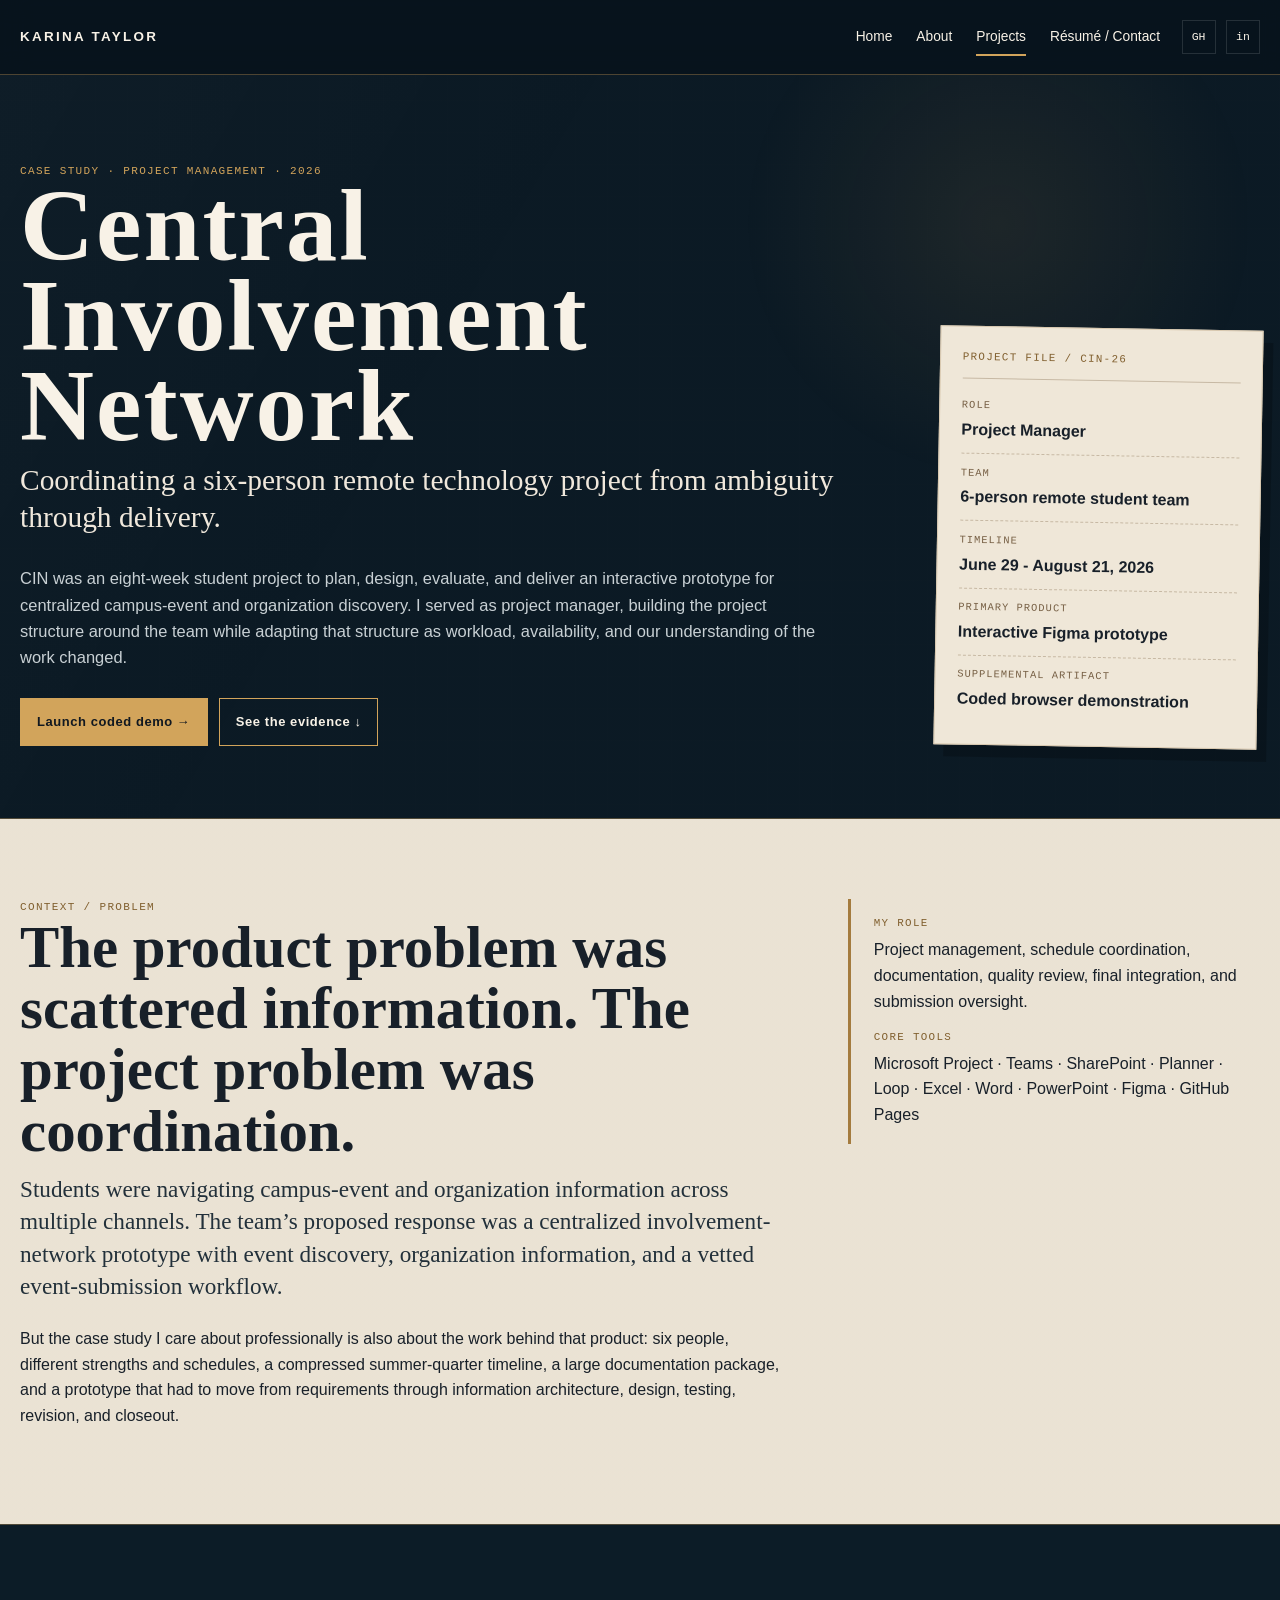
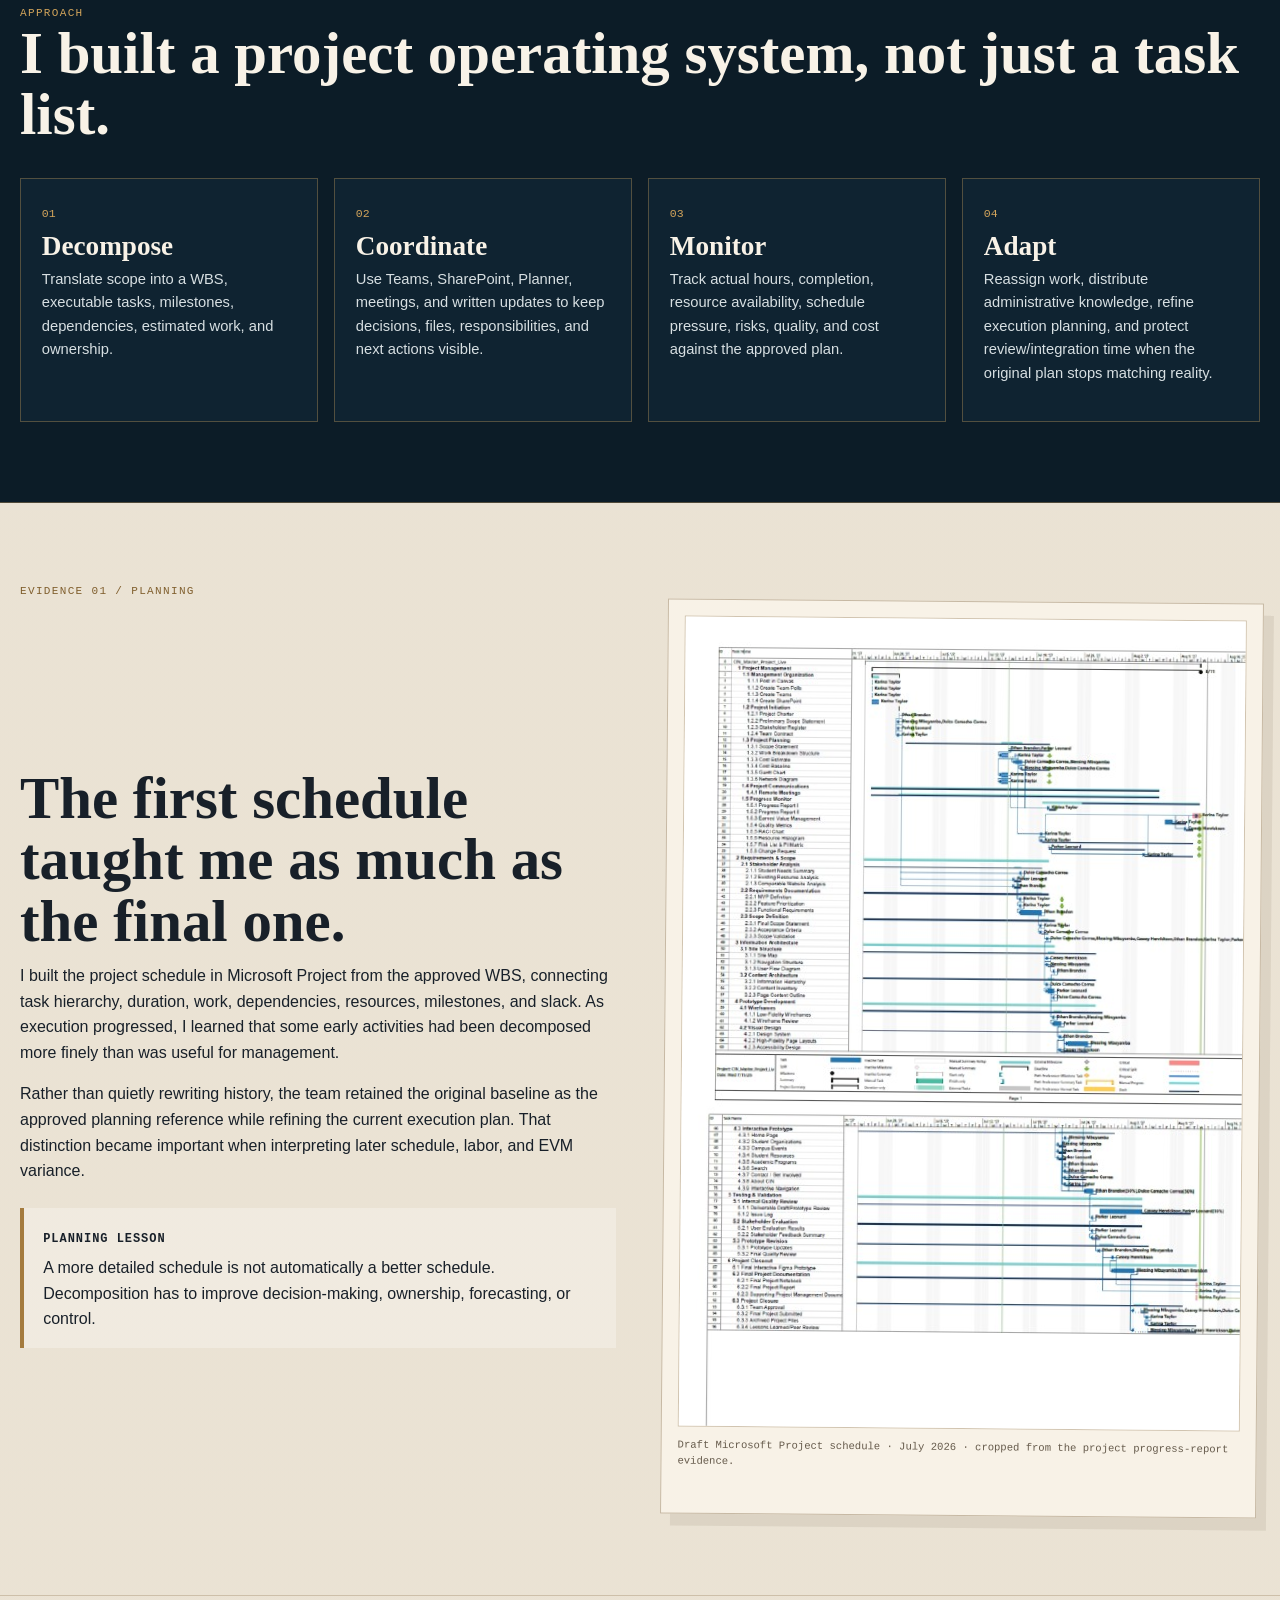
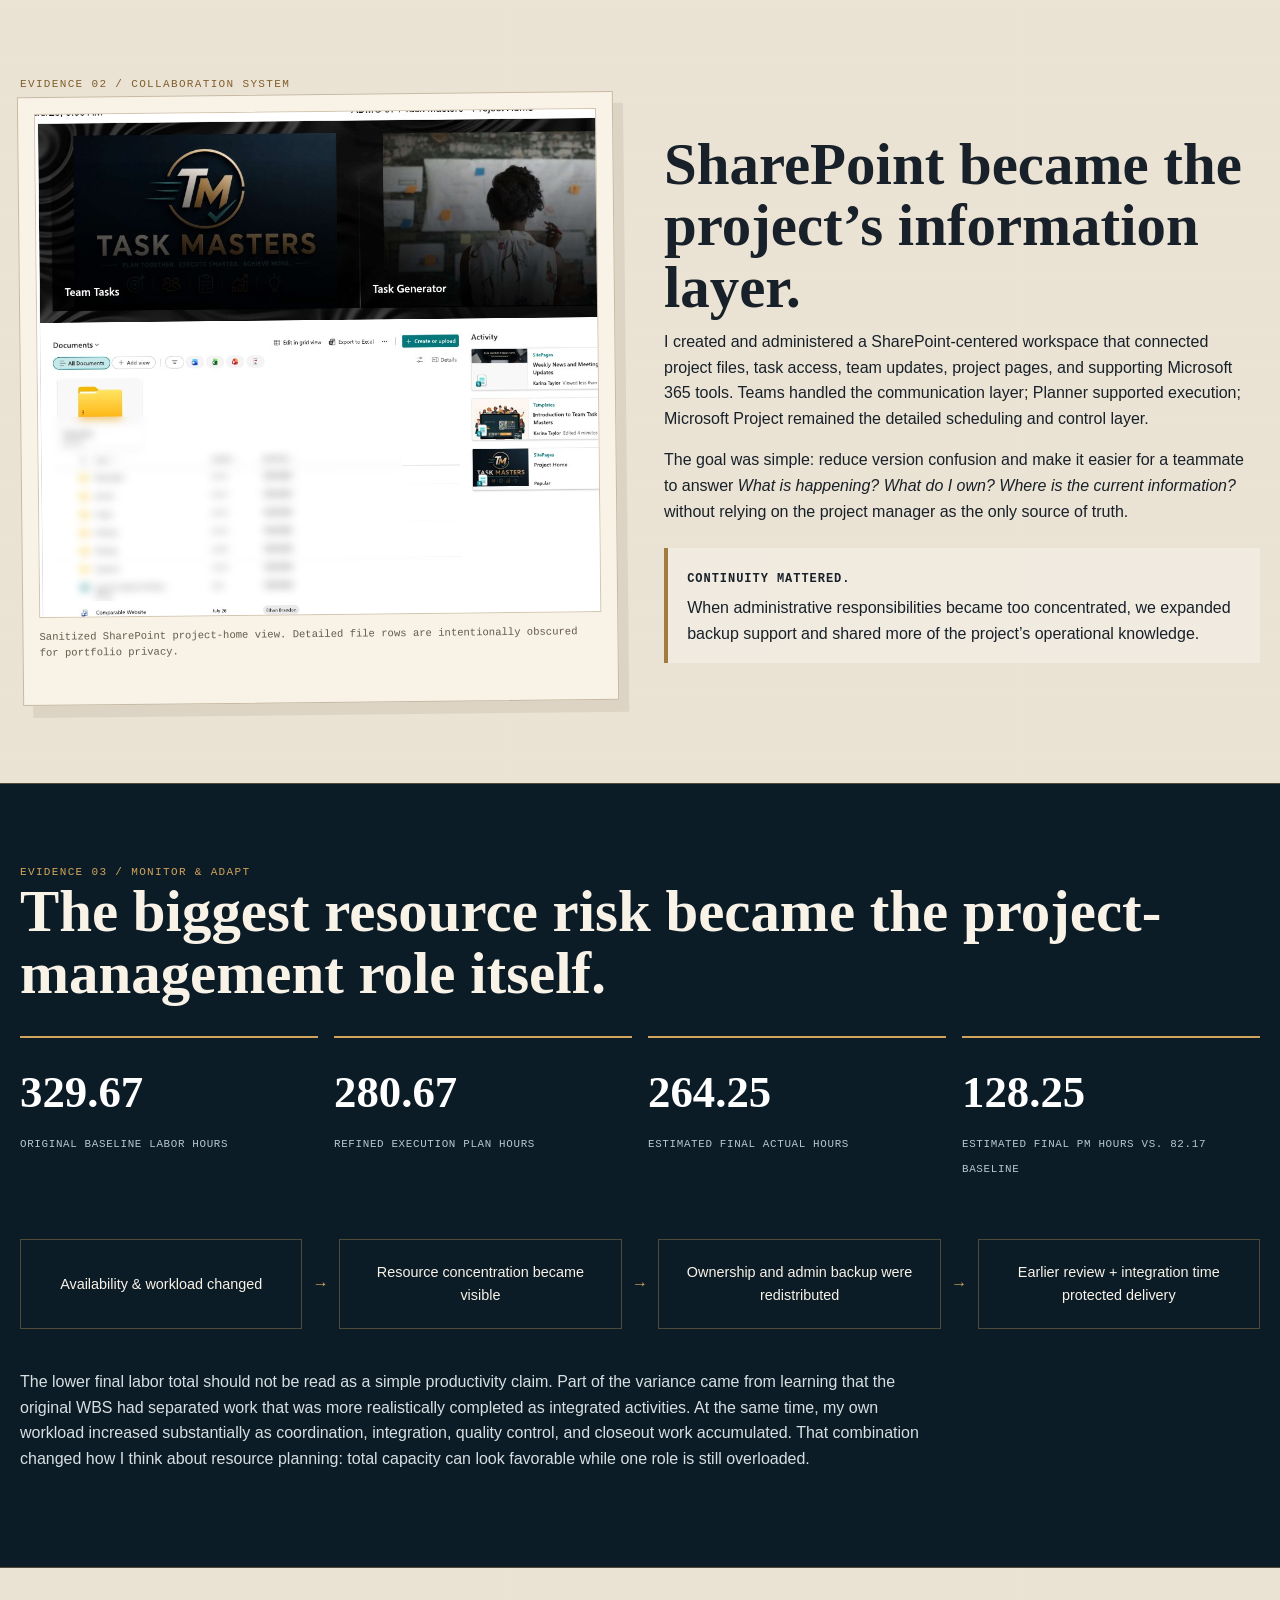
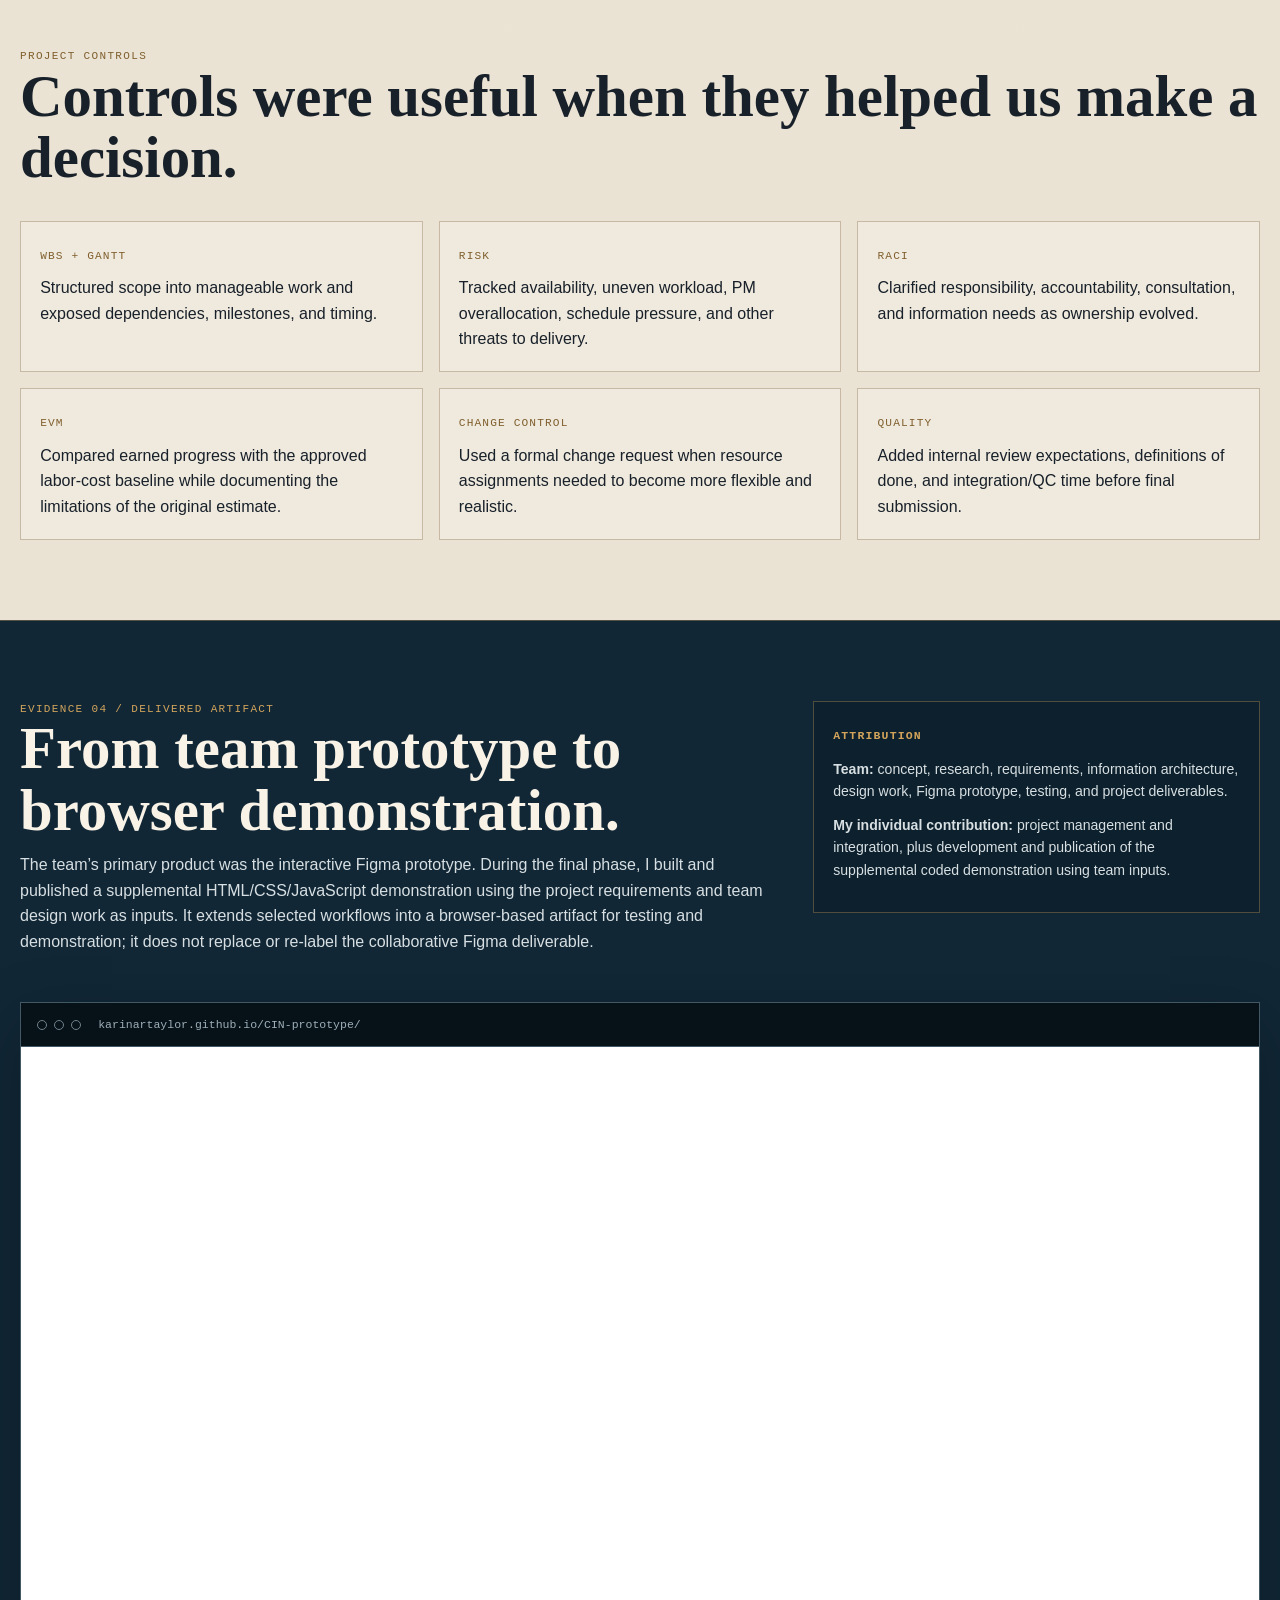
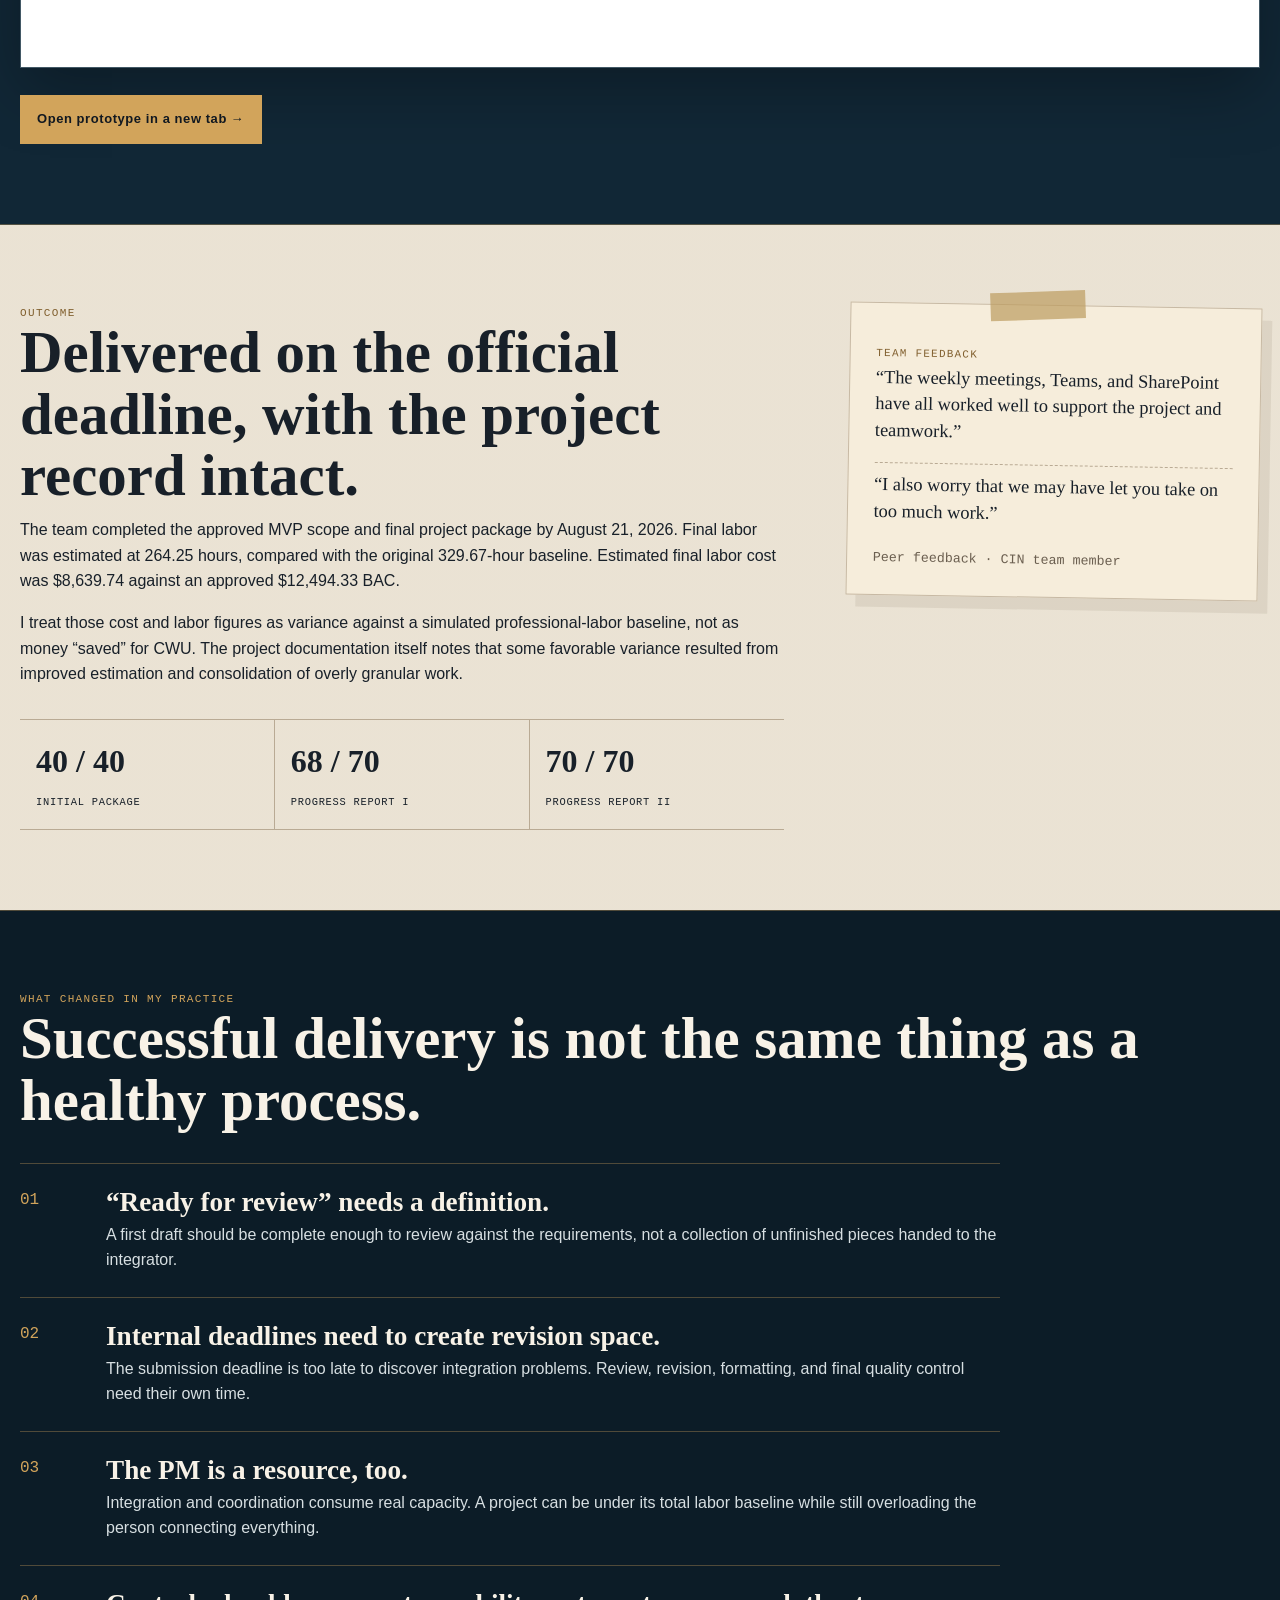
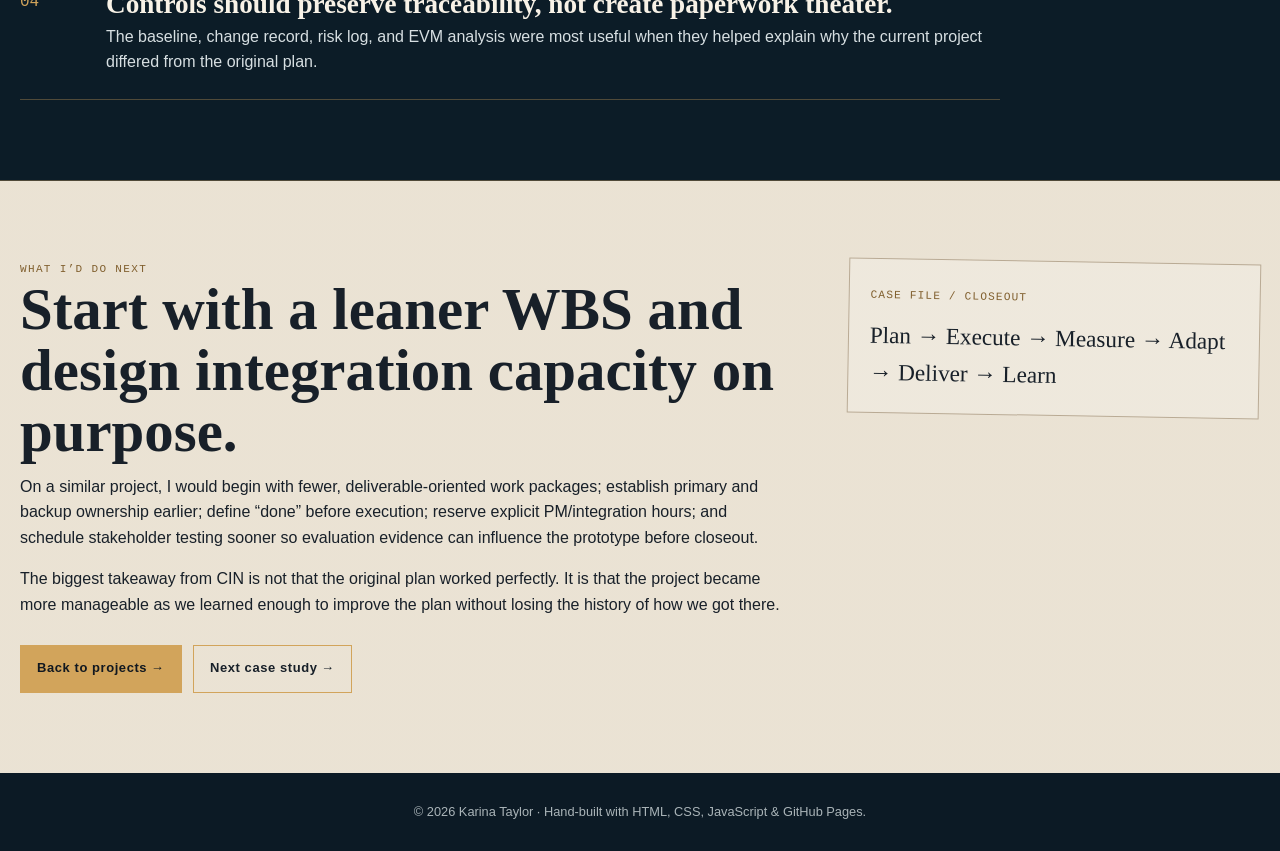
<file: projects/cin.html>
<!doctype html>
<html lang="en">
<head>
<meta charset="utf-8">
<meta name="viewport" content="width=device-width,initial-scale=1">
<meta name="description" content="Central Involvement Network case study — project management, Microsoft 365 collaboration, schedule and resource controls, and prototype delivery by Karina Taylor.">
<title>Central Involvement Network (CIN) | Karina Taylor</title>
<link rel="stylesheet" href="../assets/css/styles.css">
<script src="../assets/js/main.js" defer></script>
</head>
<body>
<a class="skip-link" href="#main">Skip to main content</a>
<header class="site-header"><div class="wrap nav"><a class="brand" href="../index.html">KARINA TAYLOR</a><div class="nav-right"><button class="menu-button" aria-expanded="false" aria-controls="nav-links">Menu</button><nav class="nav-links" id="nav-links" aria-label="Primary navigation"><a href="../index.html">Home</a><a href="../about.html">About</a><a href="../projects.html" aria-current="page">Projects</a><a href="../resume.html">Résumé / Contact</a></nav><div class="social-mini"><a href="https://github.com/KarinaRTaylor" aria-label="Karina Taylor on GitHub">GH</a><a href="../resume.html" aria-label="Professional contact">in</a></div></div></div></header>

<main id="main">
<section class="case-hero"><div class="wrap case-hero-grid"><div><div class="eyebrow">Case Study · Project Management · 2026</div><h1>Central Involvement Network</h1><p class="case-deck">Coordinating a six-person remote technology project from ambiguity through delivery.</p><p class="case-summary">CIN was an eight-week student project to plan, design, evaluate, and deliver an interactive prototype for centralized campus-event and organization discovery. I served as project manager, building the project structure around the team while adapting that structure as workload, availability, and our understanding of the work changed.</p><div class="actions"><a class="button primary" href="https://karinartaylor.github.io/CIN-prototype/" target="_blank" rel="noopener">Launch coded demo →</a><a class="button" href="#evidence">See the evidence ↓</a></div></div><aside class="case-docket" aria-label="Project summary"><div class="docket-stamp">PROJECT FILE / CIN-26</div><dl><div><dt>Role</dt><dd>Project Manager</dd></div><div><dt>Team</dt><dd>6-person remote student team</dd></div><div><dt>Timeline</dt><dd>June 29 - August 21, 2026</dd></div><div><dt>Primary product</dt><dd>Interactive Figma prototype</dd></div><div><dt>Supplemental artifact</dt><dd>Coded browser demonstration</dd></div></dl></aside></div></section>

<section class="case-paper"><div class="wrap case-section"><div class="case-two-col"><div><div class="eyebrow case-ink">Context / Problem</div><h2>The product problem was scattered information. The project problem was coordination.</h2><p class="case-opening">Students were navigating campus-event and organization information across multiple channels. The team’s proposed response was a centralized involvement-network prototype with event discovery, organization information, and a vetted event-submission workflow.</p><p>But the case study I care about professionally is also about the work behind that product: six people, different strengths and schedules, a compressed summer-quarter timeline, a large documentation package, and a prototype that had to move from requirements through information architecture, design, testing, revision, and closeout.</p></div><aside class="case-margin-note"><span>MY ROLE</span><p>Project management, schedule coordination, documentation, quality review, final integration, and submission oversight.</p><span>CORE TOOLS</span><p>Microsoft Project · Teams · SharePoint · Planner · Loop · Excel · Word · PowerPoint · Figma · GitHub Pages</p></aside></div></div></section>

<section class="case-dark"><div class="wrap case-section"><div class="eyebrow">Approach</div><h2>I built a project operating system, not just a task list.</h2><div class="case-process"><article><span>01</span><h3>Decompose</h3><p>Translate scope into a WBS, executable tasks, milestones, dependencies, estimated work, and ownership.</p></article><article><span>02</span><h3>Coordinate</h3><p>Use Teams, SharePoint, Planner, meetings, and written updates to keep decisions, files, responsibilities, and next actions visible.</p></article><article><span>03</span><h3>Monitor</h3><p>Track actual hours, completion, resource availability, schedule pressure, risks, quality, and cost against the approved plan.</p></article><article><span>04</span><h3>Adapt</h3><p>Reassign work, distribute administrative knowledge, refine execution planning, and protect review/integration time when the original plan stops matching reality.</p></article></div></div></section>

<section class="case-paper"><div class="wrap case-section"><div class="eyebrow case-ink">Evidence 01 / Planning</div><div class="case-evidence-grid"><div><h2>The first schedule taught me as much as the final one.</h2><p>I built the project schedule in Microsoft Project from the approved WBS, connecting task hierarchy, duration, work, dependencies, resources, milestones, and slack. As execution progressed, I learned that some early activities had been decomposed more finely than was useful for management.</p><p>Rather than quietly rewriting history, the team retained the original baseline as the approved planning reference while refining the current execution plan. That distinction became important when interpreting later schedule, labor, and EVM variance.</p><div class="case-callout"><strong>Planning lesson</strong><p>A more detailed schedule is not automatically a better schedule. Decomposition has to improve decision-making, ownership, forecasting, or control.</p></div></div><figure class="evidence-frame"><img src="../assets/images/cin/microsoft-project-gantt.jpg" alt="Cropped Microsoft Project Gantt chart from the Central Involvement Network project"><figcaption>Draft Microsoft Project schedule · July 2026 · cropped from the project progress-report evidence.</figcaption></figure></div></div></section>

<section class="case-paper case-rule"><div class="wrap case-section"><div class="eyebrow case-ink">Evidence 02 / Collaboration system</div><div class="case-evidence-grid reverse"><figure class="evidence-frame"><img src="../assets/images/cin/sharepoint-project-home.jpg" alt="Sanitized crop of the Task Masters SharePoint project home"><figcaption>Sanitized SharePoint project-home view. Detailed file rows are intentionally obscured for portfolio privacy.</figcaption></figure><div><h2>SharePoint became the project’s information layer.</h2><p>I created and administered a SharePoint-centered workspace that connected project files, task access, team updates, project pages, and supporting Microsoft 365 tools. Teams handled the communication layer; Planner supported execution; Microsoft Project remained the detailed scheduling and control layer.</p><p>The goal was simple: reduce version confusion and make it easier for a teammate to answer <em>What is happening? What do I own? Where is the current information?</em> without relying on the project manager as the only source of truth.</p><div class="case-callout"><strong>Continuity mattered.</strong><p>When administrative responsibilities became too concentrated, we expanded backup support and shared more of the project’s operational knowledge.</p></div></div></div></div></section>

<section class="case-dark"><div class="wrap case-section"><div class="eyebrow">Evidence 03 / Monitor & adapt</div><h2>The biggest resource risk became the project-management role itself.</h2><div class="metric-grid"><article><strong>329.67</strong><span>original baseline labor hours</span></article><article><strong>280.67</strong><span>refined execution plan hours</span></article><article><strong>264.25</strong><span>estimated final actual hours</span></article><article><strong>128.25</strong><span>estimated final PM hours vs. 82.17 baseline</span></article></div><div class="adapt-flow" aria-label="Project adaptation sequence"><div>Availability & workload changed</div><b>→</b><div>Resource concentration became visible</div><b>→</b><div>Ownership and admin backup were redistributed</div><b>→</b><div>Earlier review + integration time protected delivery</div></div><p class="case-wide-copy">The lower final labor total should not be read as a simple productivity claim. Part of the variance came from learning that the original WBS had separated work that was more realistically completed as integrated activities. At the same time, my own workload increased substantially as coordination, integration, quality control, and closeout work accumulated. That combination changed how I think about resource planning: total capacity can look favorable while one role is still overloaded.</p></div></section>

<section class="case-paper"><div class="wrap case-section"><div class="eyebrow case-ink">Project controls</div><h2>Controls were useful when they helped us make a decision.</h2><div class="control-grid"><article><span>WBS + GANTT</span><p>Structured scope into manageable work and exposed dependencies, milestones, and timing.</p></article><article><span>RISK</span><p>Tracked availability, uneven workload, PM overallocation, schedule pressure, and other threats to delivery.</p></article><article><span>RACI</span><p>Clarified responsibility, accountability, consultation, and information needs as ownership evolved.</p></article><article><span>EVM</span><p>Compared earned progress with the approved labor-cost baseline while documenting the limitations of the original estimate.</p></article><article><span>CHANGE CONTROL</span><p>Used a formal change request when resource assignments needed to become more flexible and realistic.</p></article><article><span>QUALITY</span><p>Added internal review expectations, definitions of done, and integration/QC time before final submission.</p></article></div></div></section>

<section class="prototype-lab" id="evidence"><div class="wrap case-section"><div class="prototype-head"><div><div class="eyebrow">Evidence 04 / Delivered artifact</div><h2>From team prototype to browser demonstration.</h2><p>The team’s primary product was the interactive Figma prototype. During the final phase, I built and published a supplemental HTML/CSS/JavaScript demonstration using the project requirements and team design work as inputs. It extends selected workflows into a browser-based artifact for testing and demonstration; it does not replace or re-label the collaborative Figma deliverable.</p></div><div class="attribution-card"><strong>Attribution</strong><p><b>Team:</b> concept, research, requirements, information architecture, design work, Figma prototype, testing, and project deliverables.</p><p><b>My individual contribution:</b> project management and integration, plus development and publication of the supplemental coded demonstration using team inputs.</p></div></div><div class="prototype-window"><div class="browser-bar"><span></span><span></span><span></span><code>karinartaylor.github.io/CIN-prototype/</code></div><iframe src="https://karinartaylor.github.io/CIN-prototype/" title="Live Central Involvement Network coded prototype" loading="lazy"></iframe></div><div class="actions"><a class="button primary" href="https://karinartaylor.github.io/CIN-prototype/" target="_blank" rel="noopener">Open prototype in a new tab →</a></div></div></section>

<section class="case-paper"><div class="wrap case-section"><div class="case-two-col"><div><div class="eyebrow case-ink">Outcome</div><h2>Delivered on the official deadline, with the project record intact.</h2><p>The team completed the approved MVP scope and final project package by August 21, 2026. Final labor was estimated at 264.25 hours, compared with the original 329.67-hour baseline. Estimated final labor cost was $8,639.74 against an approved $12,494.33 BAC.</p><p>I treat those cost and labor figures as variance against a simulated professional-labor baseline, not as money “saved” for CWU. The project documentation itself notes that some favorable variance resulted from improved estimation and consolidation of overly granular work.</p><div class="outcome-strip"><div><strong>40 / 40</strong><span>initial package</span></div><div><strong>68 / 70</strong><span>Progress Report I</span></div><div><strong>70 / 70</strong><span>Progress Report II</span></div></div></div><aside class="peer-note"><div class="tape"></div><span>TEAM FEEDBACK</span><p>“The weekly meetings, Teams, and SharePoint have all worked well to support the project and teamwork.”</p><hr><p>“I also worry that we may have let you take on too much work.”</p><small>Peer feedback · CIN team member</small></aside></div></div></section>

<section class="case-dark"><div class="wrap case-section"><div class="eyebrow">What changed in my practice</div><h2>Successful delivery is not the same thing as a healthy process.</h2><div class="lesson-list"><article><span>01</span><div><h3>“Ready for review” needs a definition.</h3><p>A first draft should be complete enough to review against the requirements, not a collection of unfinished pieces handed to the integrator.</p></div></article><article><span>02</span><div><h3>Internal deadlines need to create revision space.</h3><p>The submission deadline is too late to discover integration problems. Review, revision, formatting, and final quality control need their own time.</p></div></article><article><span>03</span><div><h3>The PM is a resource, too.</h3><p>Integration and coordination consume real capacity. A project can be under its total labor baseline while still overloading the person connecting everything.</p></div></article><article><span>04</span><div><h3>Controls should preserve traceability, not create paperwork theater.</h3><p>The baseline, change record, risk log, and EVM analysis were most useful when they helped explain why the current project differed from the original plan.</p></div></article></div></div></section>

<section class="case-paper"><div class="wrap case-section"><div class="case-two-col"><div><div class="eyebrow case-ink">What I’d do next</div><h2>Start with a leaner WBS and design integration capacity on purpose.</h2><p>On a similar project, I would begin with fewer, deliverable-oriented work packages; establish primary and backup ownership earlier; define “done” before execution; reserve explicit PM/integration hours; and schedule stakeholder testing sooner so evaluation evidence can influence the prototype before closeout.</p><p>The biggest takeaway from CIN is not that the original plan worked perfectly. It is that the project became more manageable as we learned enough to improve the plan without losing the history of how we got there.</p><div class="actions"><a class="button primary" href="../projects.html">Back to projects →</a><a class="button" href="institutional-visibility.html">Next case study →</a></div></div><aside class="case-file-note"><span>CASE FILE / CLOSEOUT</span><p>Plan → Execute → Measure → Adapt → Deliver → Learn</p></aside></div></div></section>
</main>
<footer class="site-footer">© 2026 Karina Taylor · Hand-built with HTML, CSS, JavaScript & GitHub Pages.</footer>
</body></html>
</file>
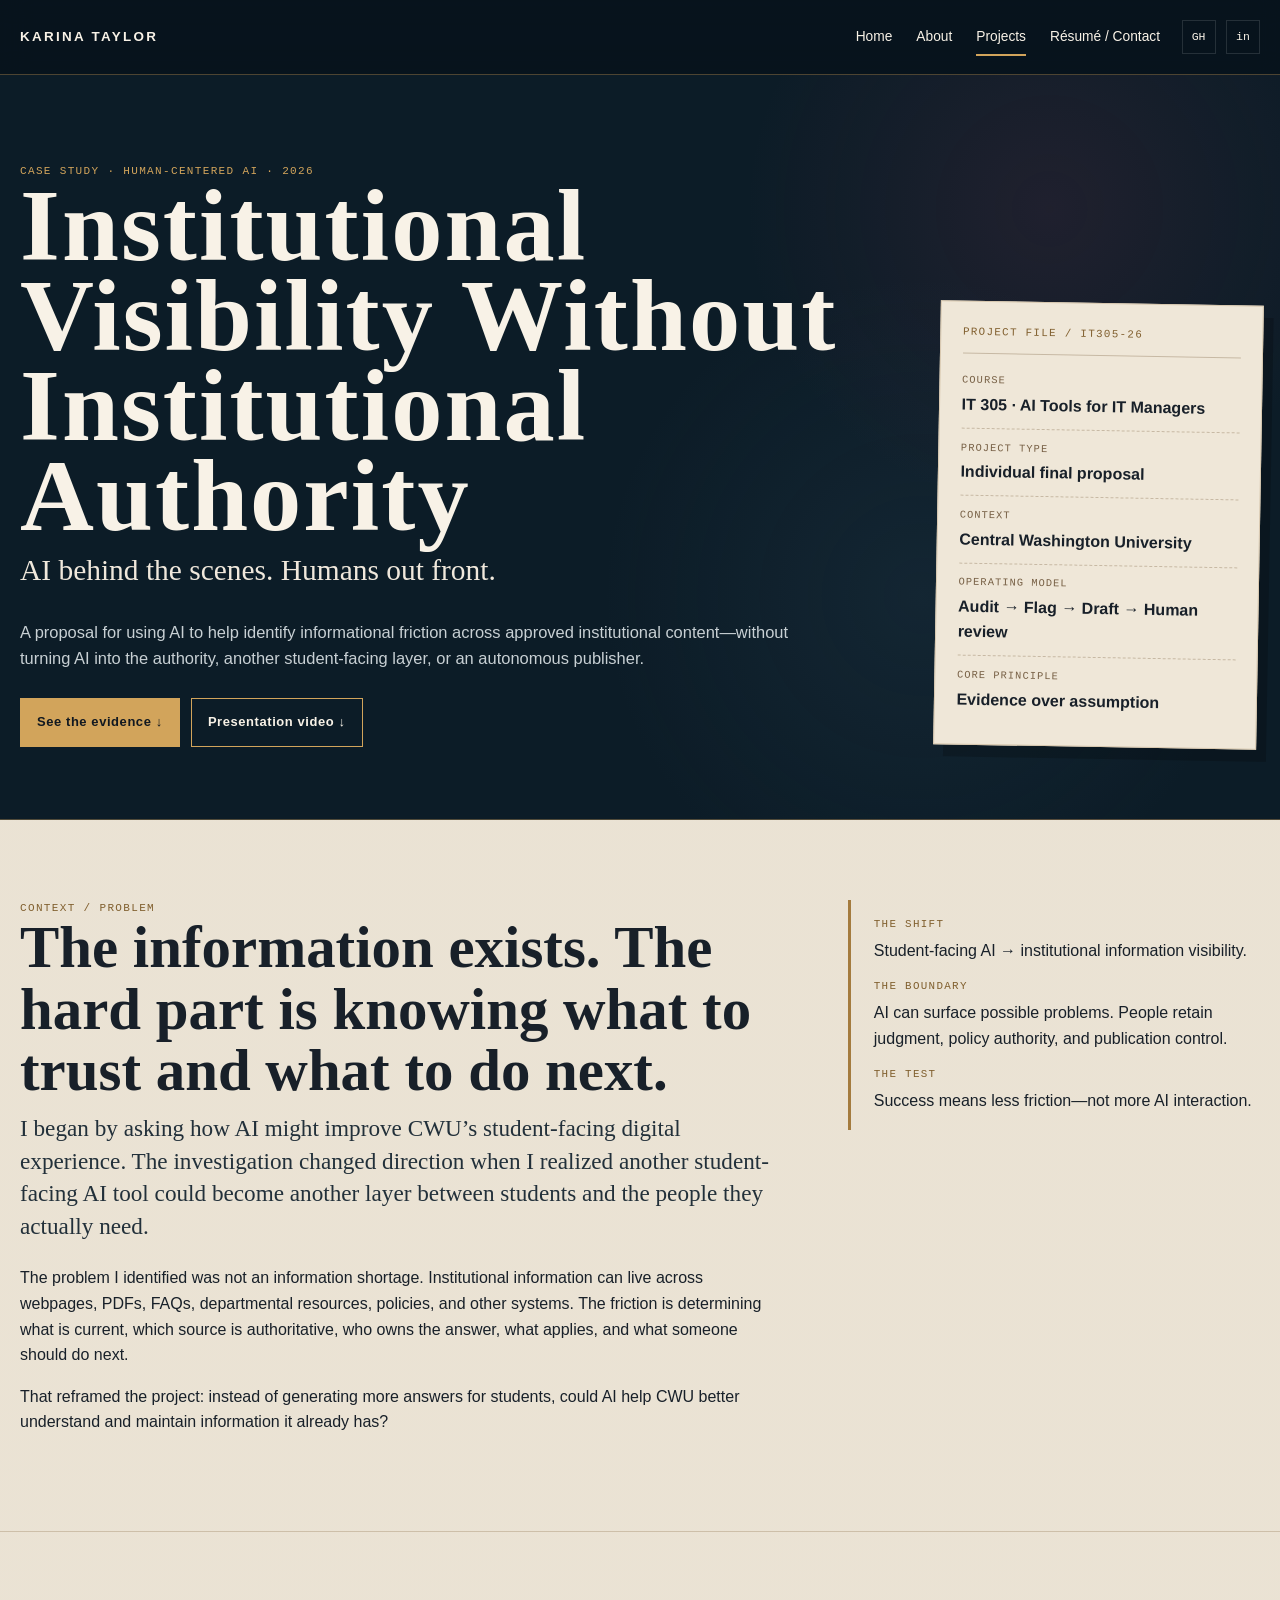
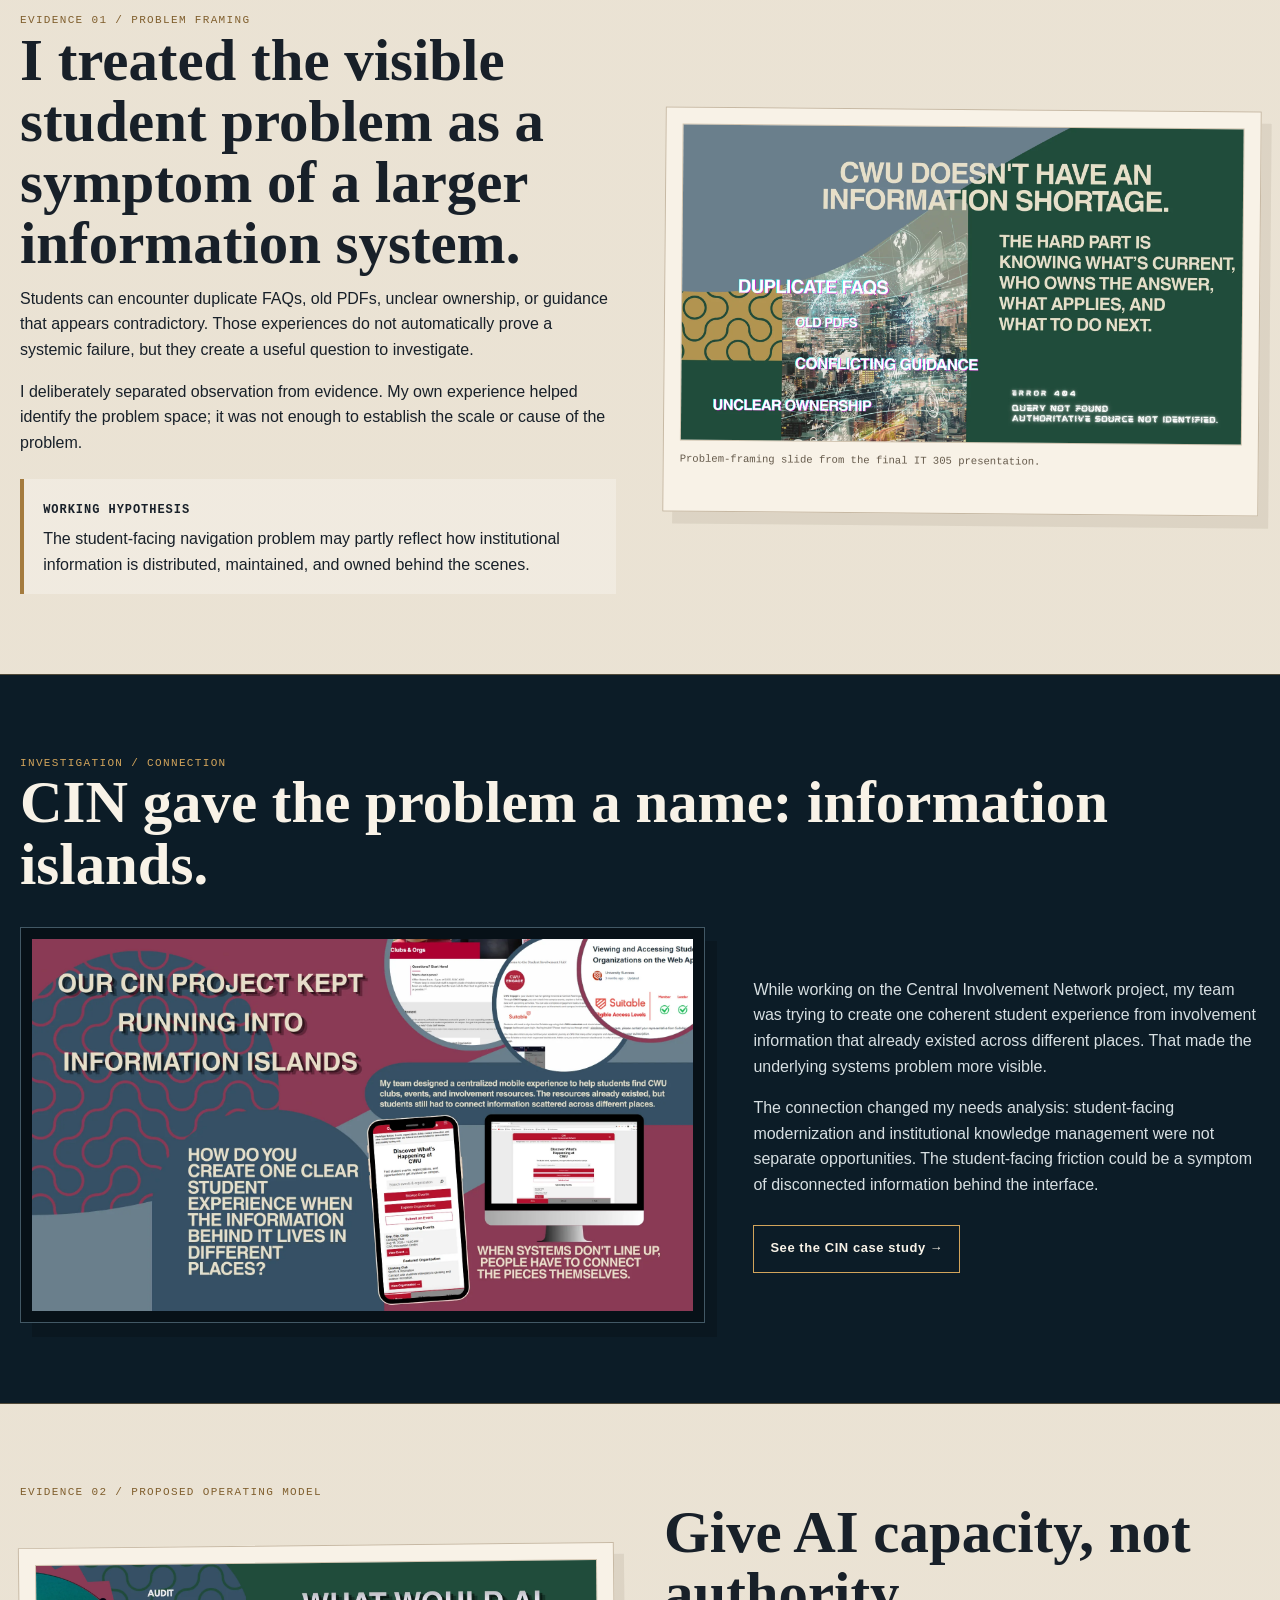
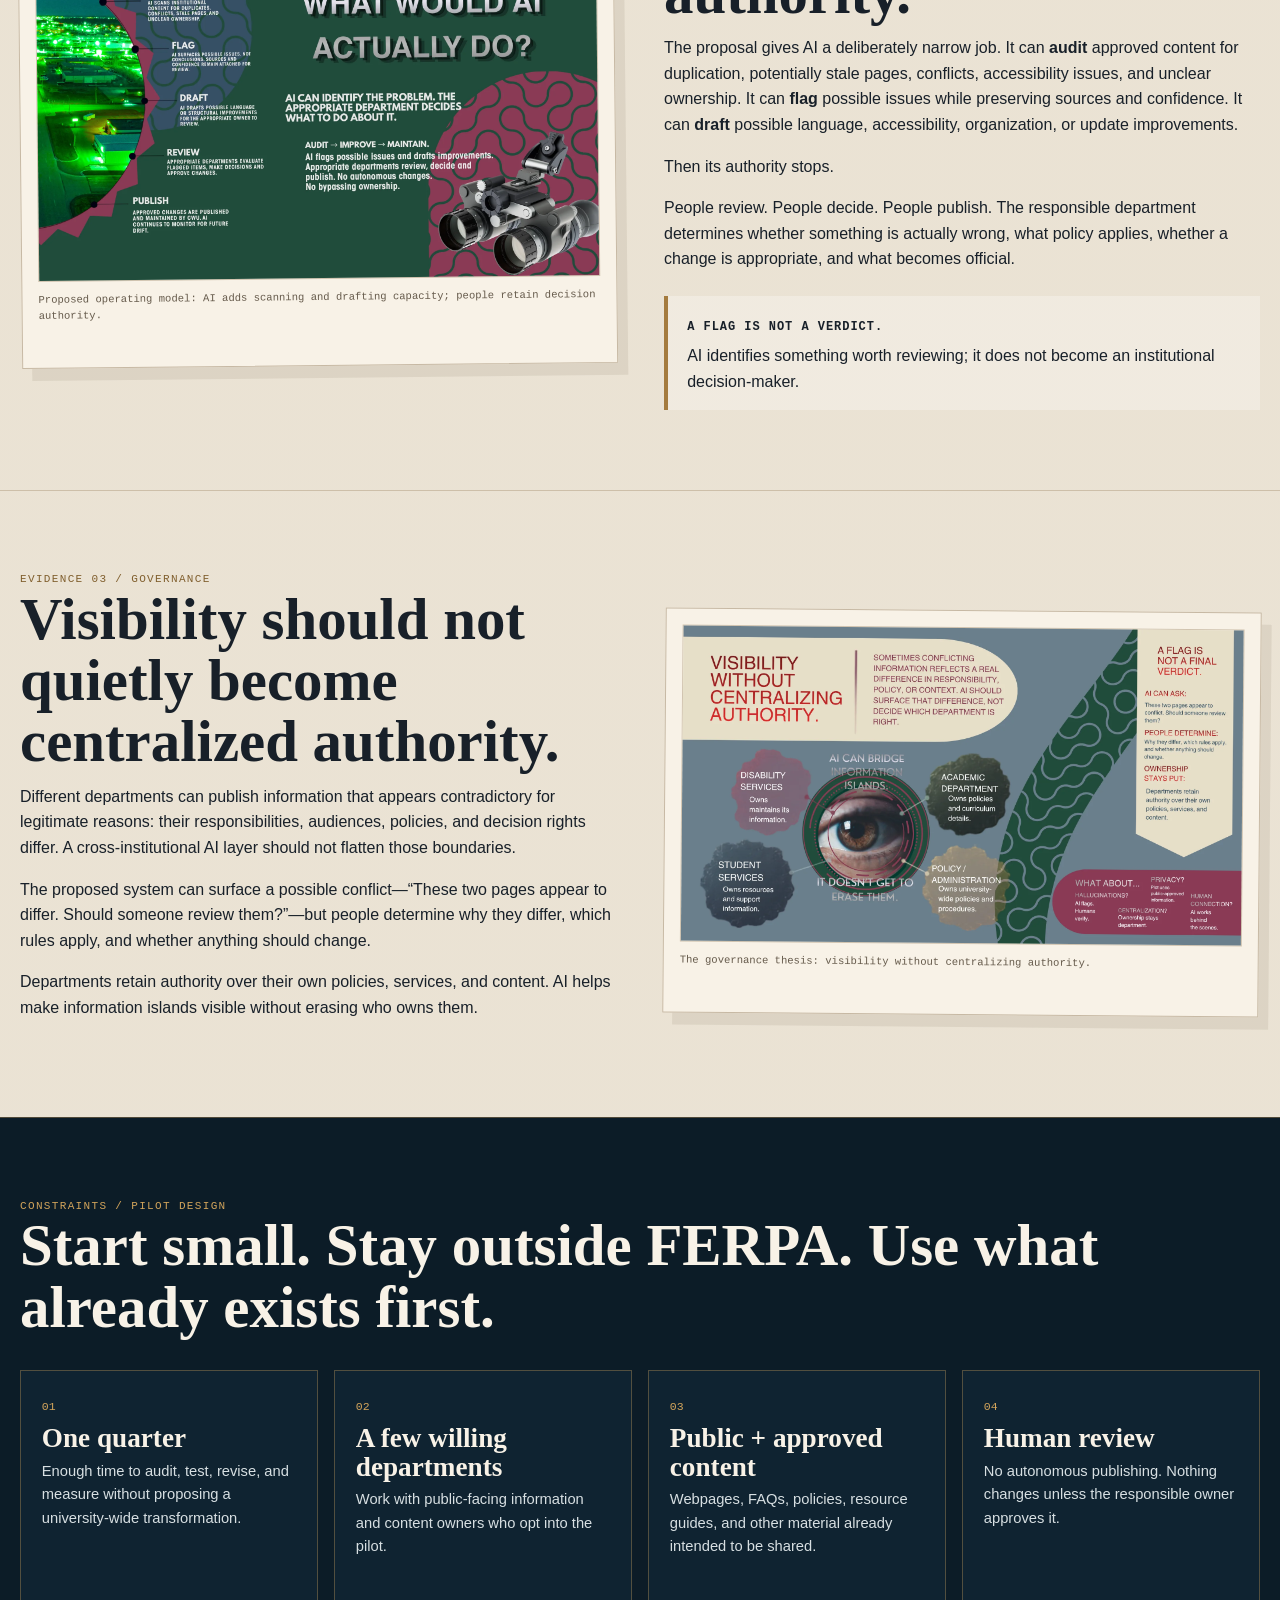
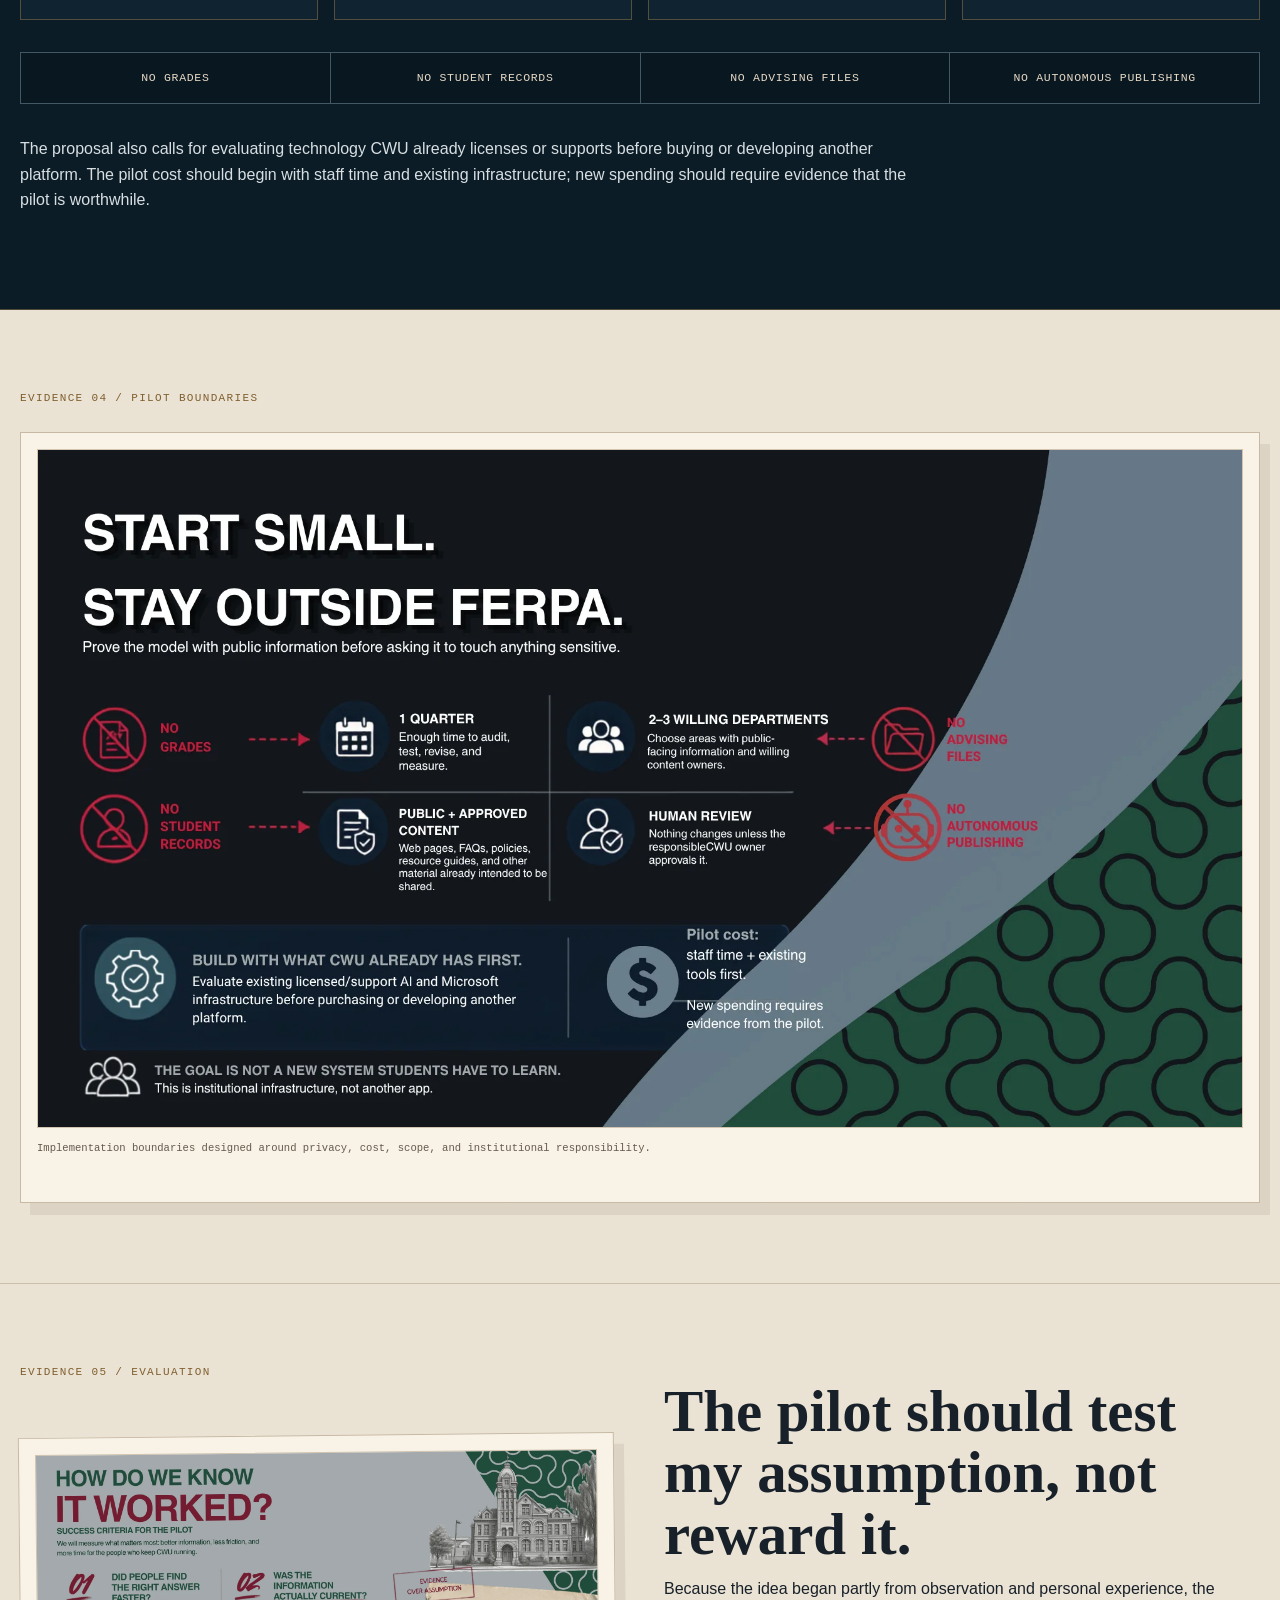
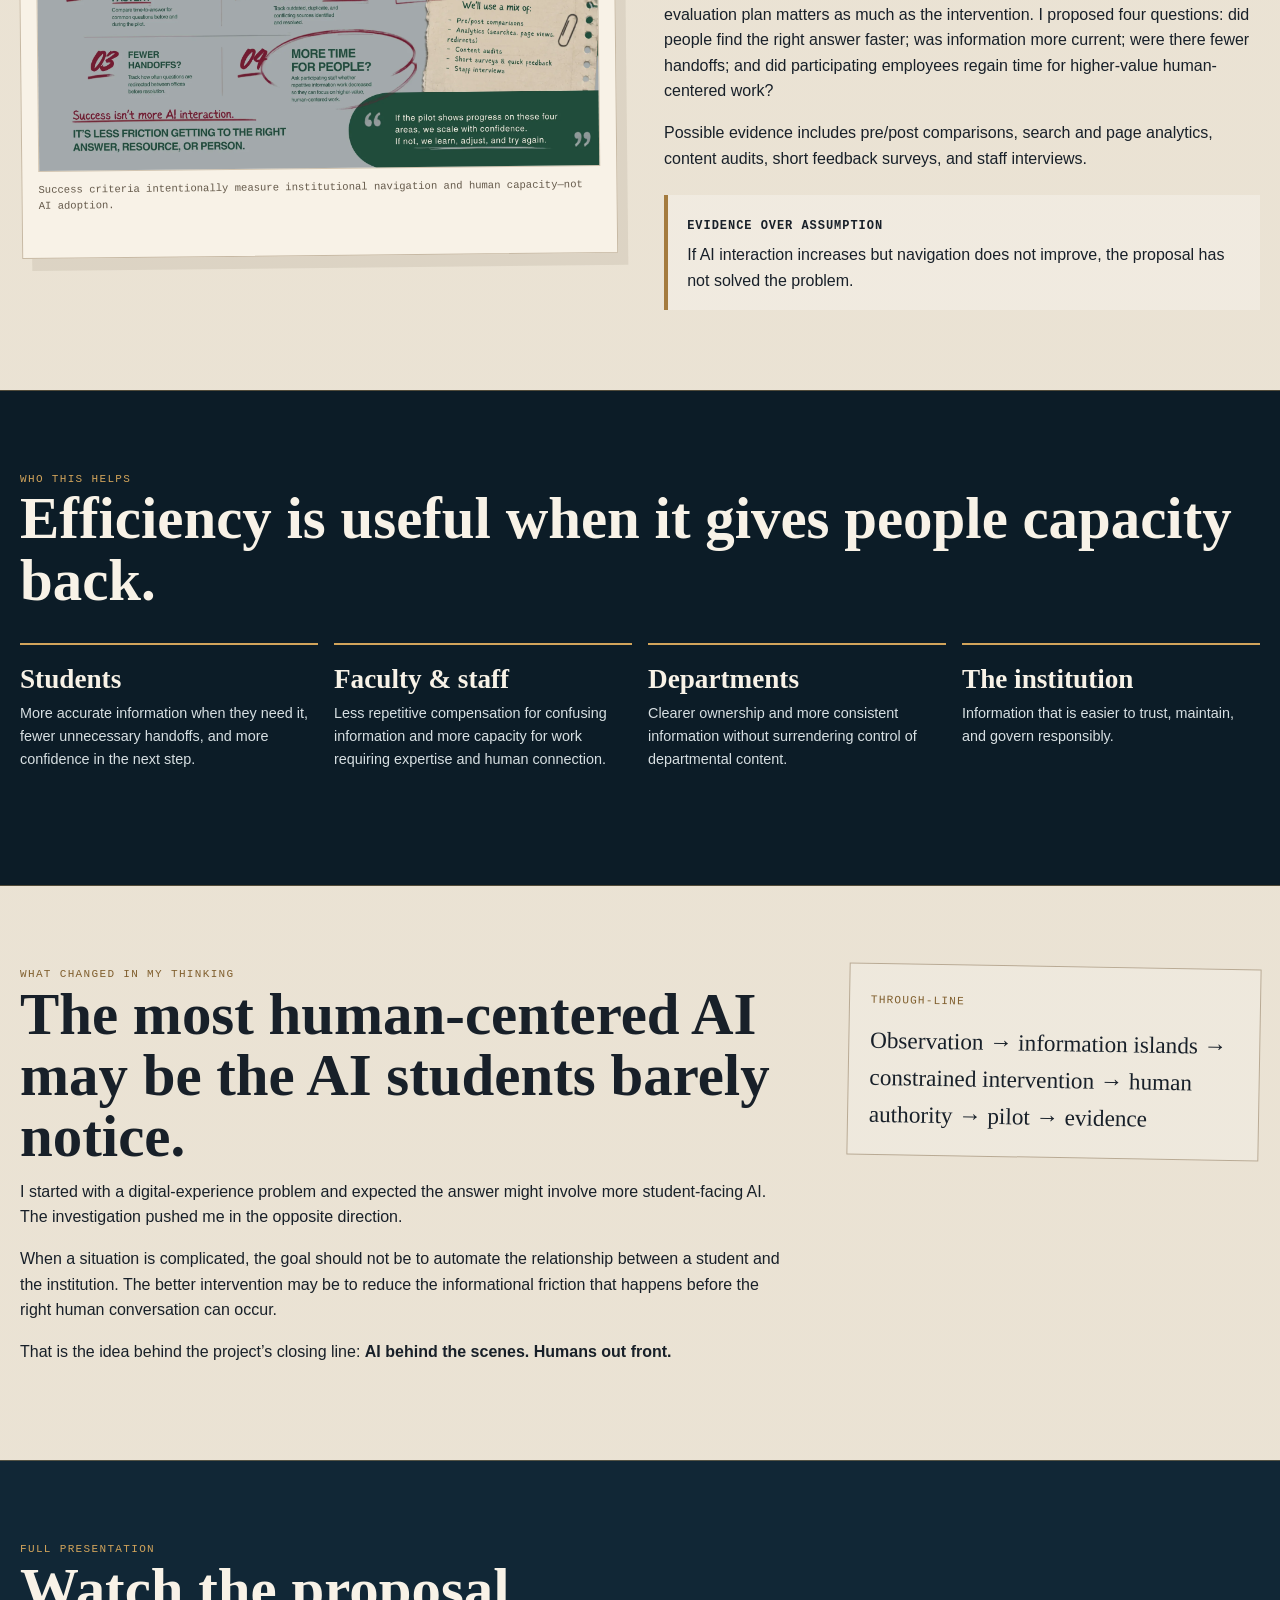
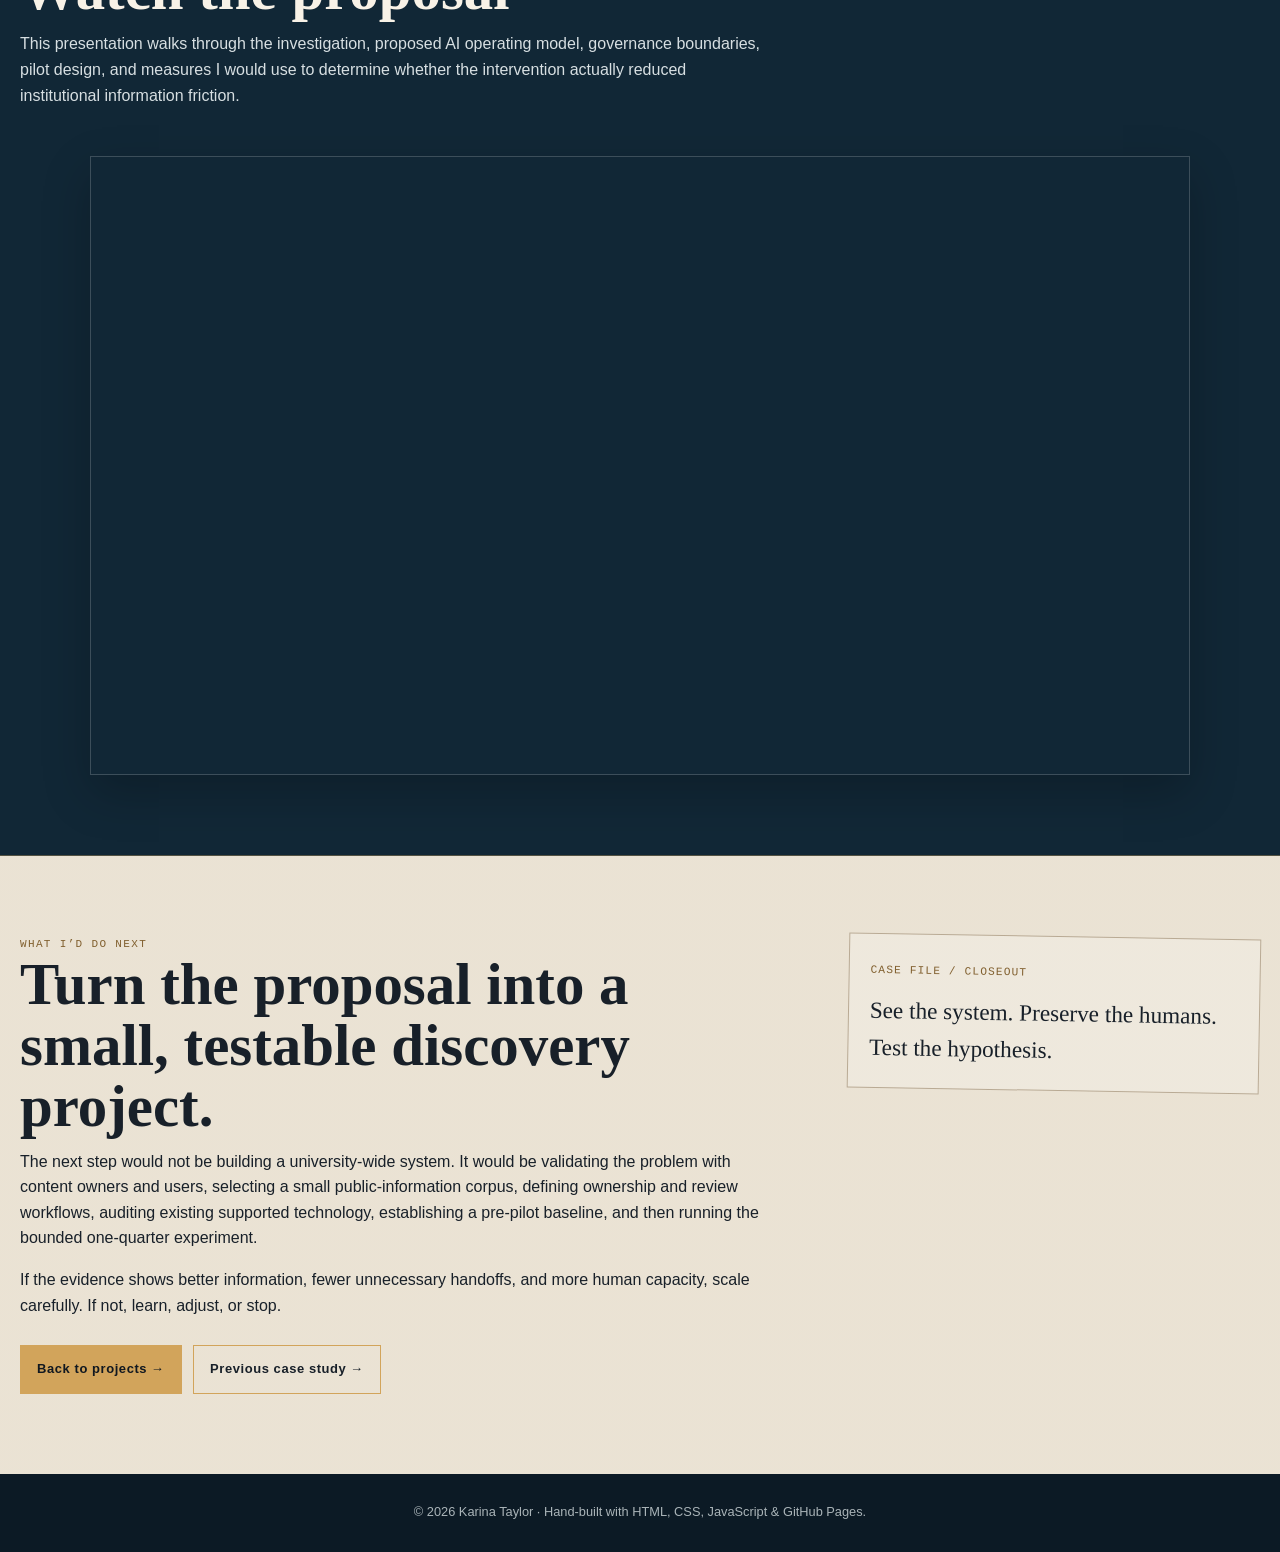
<file: projects/institutional-visibility.html>
<!doctype html>
<html lang="en">
<head>
<meta charset="utf-8">
<meta name="viewport" content="width=device-width,initial-scale=1">
<meta name="description" content="Institutional Visibility Without Institutional Authority — a human-centered AI implementation and governance case study by Karina Taylor.">
<title>Institutional Visibility Without Institutional Authority | Karina Taylor</title>
<link rel="stylesheet" href="../assets/css/styles.css">
<script src="../assets/js/main.js" defer></script>
</head>
<body>
<a class="skip-link" href="#main">Skip to main content</a>
<header class="site-header"><div class="wrap nav"><a class="brand" href="../index.html">KARINA TAYLOR</a><div class="nav-right"><button class="menu-button" aria-expanded="false" aria-controls="nav-links">Menu</button><nav class="nav-links" id="nav-links" aria-label="Primary navigation"><a href="../index.html">Home</a><a href="../about.html">About</a><a href="../projects.html" aria-current="page">Projects</a><a href="../resume.html">Résumé / Contact</a></nav><div class="social-mini"><a href="https://github.com/KarinaRTaylor" aria-label="Karina Taylor on GitHub">GH</a><a href="../resume.html" aria-label="Professional contact">in</a></div></div></div></header>

<main id="main">
<section class="case-hero visibility-hero"><div class="wrap case-hero-grid"><div><div class="eyebrow">Case Study · Human-Centered AI · 2026</div><h1>Institutional Visibility Without Institutional Authority</h1><p class="case-deck">AI behind the scenes. Humans out front.</p><p class="case-summary">A proposal for using AI to help identify informational friction across approved institutional content—without turning AI into the authority, another student-facing layer, or an autonomous publisher.</p><div class="actions"><a class="button primary" href="#evidence">See the evidence ↓</a><a class="button" href="#presentation">Presentation video ↓</a></div></div><aside class="case-docket" aria-label="Project summary"><div class="docket-stamp">PROJECT FILE / IT305-26</div><dl><div><dt>Course</dt><dd>IT 305 · AI Tools for IT Managers</dd></div><div><dt>Project type</dt><dd>Individual final proposal</dd></div><div><dt>Context</dt><dd>Central Washington University</dd></div><div><dt>Operating model</dt><dd>Audit → Flag → Draft → Human review</dd></div><div><dt>Core principle</dt><dd>Evidence over assumption</dd></div></dl></aside></div></section>

<section class="case-paper"><div class="wrap case-section"><div class="case-two-col"><div><div class="eyebrow case-ink">Context / Problem</div><h2>The information exists. The hard part is knowing what to trust and what to do next.</h2><p class="case-opening">I began by asking how AI might improve CWU’s student-facing digital experience. The investigation changed direction when I realized another student-facing AI tool could become another layer between students and the people they actually need.</p><p>The problem I identified was not an information shortage. Institutional information can live across webpages, PDFs, FAQs, departmental resources, policies, and other systems. The friction is determining what is current, which source is authoritative, who owns the answer, what applies, and what someone should do next.</p><p>That reframed the project: instead of generating more answers for students, could AI help CWU better understand and maintain information it already has?</p></div><aside class="case-margin-note"><span>THE SHIFT</span><p>Student-facing AI → institutional information visibility.</p><span>THE BOUNDARY</span><p>AI can surface possible problems. People retain judgment, policy authority, and publication control.</p><span>THE TEST</span><p>Success means less friction—not more AI interaction.</p></aside></div></div></section>

<section class="case-paper case-rule" id="evidence"><div class="wrap case-section"><div class="eyebrow case-ink">Evidence 01 / Problem framing</div><div class="case-evidence-grid"><div><h2>I treated the visible student problem as a symptom of a larger information system.</h2><p>Students can encounter duplicate FAQs, old PDFs, unclear ownership, or guidance that appears contradictory. Those experiences do not automatically prove a systemic failure, but they create a useful question to investigate.</p><p>I deliberately separated observation from evidence. My own experience helped identify the problem space; it was not enough to establish the scale or cause of the problem.</p><div class="case-callout"><strong>Working hypothesis</strong><p>The student-facing navigation problem may partly reflect how institutional information is distributed, maintained, and owned behind the scenes.</p></div></div><figure class="evidence-frame"><img src="../assets/images/institutional-visibility/02-information-shortage.webp" alt="Presentation slide explaining that CWU has abundant information but users may struggle to identify current and authoritative sources"><figcaption>Problem-framing slide from the final IT 305 presentation.</figcaption></figure></div></div></section>

<section class="case-dark"><div class="wrap case-section"><div class="eyebrow">Investigation / Connection</div><h2>CIN gave the problem a name: information islands.</h2><div class="visibility-connection"><figure class="dark-slide-frame"><img src="../assets/images/institutional-visibility/04-information-islands.webp" alt="Presentation slide connecting the Central Involvement Network project to information islands across campus systems"></figure><div><p class="case-wide-copy">While working on the Central Involvement Network project, my team was trying to create one coherent student experience from involvement information that already existed across different places. That made the underlying systems problem more visible.</p><p class="case-wide-copy">The connection changed my needs analysis: student-facing modernization and institutional knowledge management were not separate opportunities. The student-facing friction could be a symptom of disconnected information behind the interface.</p><div class="actions"><a class="button" href="cin.html">See the CIN case study →</a></div></div></div></div></section>

<section class="case-paper"><div class="wrap case-section"><div class="eyebrow case-ink">Evidence 02 / Proposed operating model</div><div class="case-evidence-grid reverse"><figure class="evidence-frame"><img src="../assets/images/institutional-visibility/05-ai-operating-model.webp" alt="Presentation slide showing an AI workflow of audit, flag, draft, review, and publish"><figcaption>Proposed operating model: AI adds scanning and drafting capacity; people retain decision authority.</figcaption></figure><div><h2>Give AI capacity, not authority.</h2><p>The proposal gives AI a deliberately narrow job. It can <strong>audit</strong> approved content for duplication, potentially stale pages, conflicts, accessibility issues, and unclear ownership. It can <strong>flag</strong> possible issues while preserving sources and confidence. It can <strong>draft</strong> possible language, accessibility, organization, or update improvements.</p><p>Then its authority stops.</p><p>People review. People decide. People publish. The responsible department determines whether something is actually wrong, what policy applies, whether a change is appropriate, and what becomes official.</p><div class="case-callout"><strong>A flag is not a verdict.</strong><p>AI identifies something worth reviewing; it does not become an institutional decision-maker.</p></div></div></div></div></section>

<section class="case-paper case-rule"><div class="wrap case-section"><div class="eyebrow case-ink">Evidence 03 / Governance</div><div class="case-evidence-grid"><div><h2>Visibility should not quietly become centralized authority.</h2><p>Different departments can publish information that appears contradictory for legitimate reasons: their responsibilities, audiences, policies, and decision rights differ. A cross-institutional AI layer should not flatten those boundaries.</p><p>The proposed system can surface a possible conflict—“These two pages appear to differ. Should someone review them?”—but people determine why they differ, which rules apply, and whether anything should change.</p><p>Departments retain authority over their own policies, services, and content. AI helps make information islands visible without erasing who owns them.</p></div><figure class="evidence-frame"><img src="../assets/images/institutional-visibility/08-visibility-authority.webp" alt="Presentation slide illustrating visibility across departments while preserving departmental authority"><figcaption>The governance thesis: visibility without centralizing authority.</figcaption></figure></div></div></section>

<section class="case-dark"><div class="wrap case-section"><div class="eyebrow">Constraints / Pilot design</div><h2>Start small. Stay outside FERPA. Use what already exists first.</h2><div class="case-process visibility-process"><article><span>01</span><h3>One quarter</h3><p>Enough time to audit, test, revise, and measure without proposing a university-wide transformation.</p></article><article><span>02</span><h3>A few willing departments</h3><p>Work with public-facing information and content owners who opt into the pilot.</p></article><article><span>03</span><h3>Public + approved content</h3><p>Webpages, FAQs, policies, resource guides, and other material already intended to be shared.</p></article><article><span>04</span><h3>Human review</h3><p>No autonomous publishing. Nothing changes unless the responsible owner approves it.</p></article></div><div class="constraint-strip"><span>No grades</span><span>No student records</span><span>No advising files</span><span>No autonomous publishing</span></div><p class="case-wide-copy">The proposal also calls for evaluating technology CWU already licenses or supports before buying or developing another platform. The pilot cost should begin with staff time and existing infrastructure; new spending should require evidence that the pilot is worthwhile.</p></div></section>

<section class="case-paper"><div class="wrap case-section"><div class="eyebrow case-ink">Evidence 04 / Pilot boundaries</div><figure class="wide-evidence-frame"><img src="../assets/images/institutional-visibility/07-pilot-constraints.webp" alt="Presentation slide describing a one-quarter pilot restricted to public approved information and human review"><figcaption>Implementation boundaries designed around privacy, cost, scope, and institutional responsibility.</figcaption></figure></div></section>

<section class="case-paper case-rule"><div class="wrap case-section"><div class="eyebrow case-ink">Evidence 05 / Evaluation</div><div class="case-evidence-grid reverse"><figure class="evidence-frame"><img src="../assets/images/institutional-visibility/09-success-criteria.webp" alt="Presentation slide defining four success criteria for the proposed pilot"><figcaption>Success criteria intentionally measure institutional navigation and human capacity—not AI adoption.</figcaption></figure><div><h2>The pilot should test my assumption, not reward it.</h2><p>Because the idea began partly from observation and personal experience, the evaluation plan matters as much as the intervention. I proposed four questions: did people find the right answer faster; was information more current; were there fewer handoffs; and did participating employees regain time for higher-value human-centered work?</p><p>Possible evidence includes pre/post comparisons, search and page analytics, content audits, short feedback surveys, and staff interviews.</p><div class="case-callout"><strong>Evidence over assumption</strong><p>If AI interaction increases but navigation does not improve, the proposal has not solved the problem.</p></div></div></div></div></section>

<section class="case-dark"><div class="wrap case-section"><div class="eyebrow">Who this helps</div><h2>Efficiency is useful when it gives people capacity back.</h2><div class="benefit-grid"><article><h3>Students</h3><p>More accurate information when they need it, fewer unnecessary handoffs, and more confidence in the next step.</p></article><article><h3>Faculty & staff</h3><p>Less repetitive compensation for confusing information and more capacity for work requiring expertise and human connection.</p></article><article><h3>Departments</h3><p>Clearer ownership and more consistent information without surrendering control of departmental content.</p></article><article><h3>The institution</h3><p>Information that is easier to trust, maintain, and govern responsibly.</p></article></div></div></section>

<section class="case-paper"><div class="wrap case-section"><div class="case-two-col"><div><div class="eyebrow case-ink">What changed in my thinking</div><h2>The most human-centered AI may be the AI students barely notice.</h2><p>I started with a digital-experience problem and expected the answer might involve more student-facing AI. The investigation pushed me in the opposite direction.</p><p>When a situation is complicated, the goal should not be to automate the relationship between a student and the institution. The better intervention may be to reduce the informational friction that happens before the right human conversation can occur.</p><p>That is the idea behind the project’s closing line: <strong>AI behind the scenes. Humans out front.</strong></p></div><aside class="case-file-note"><span>THROUGH-LINE</span><p>Observation → information islands → constrained intervention → human authority → pilot → evidence</p></aside></div></div></section>

<section class="presentation-lab" id="presentation">
  <div class="wrap case-section">
    <div class="prototype-head">
      <div>
        <div class="eyebrow">Full presentation</div>
        <h2>Watch the proposal</h2>
        <p>
          This presentation walks through the investigation, proposed AI
          operating model, governance boundaries, pilot design, and measures
          I would use to determine whether the intervention actually reduced
          institutional information friction.
        </p>
      </div>
    </div>

    <div class="presentation-video">
      <iframe
        src="https://www.youtube.com/embed/videoseries?list=PLSfOJL9oV6fA"
        title="Institutional Visibility Without Institutional Authority presentation by Karina Taylor"
        allow="accelerometer; autoplay; clipboard-write; encrypted-media; gyroscope; picture-in-picture; web-share"
        referrerpolicy="strict-origin-when-cross-origin"
        allowfullscreen>
      </iframe>
    </div>
  </div>
</section>
<section class="case-paper"><div class="wrap case-section"><div class="case-two-col"><div><div class="eyebrow case-ink">What I’d do next</div><h2>Turn the proposal into a small, testable discovery project.</h2><p>The next step would not be building a university-wide system. It would be validating the problem with content owners and users, selecting a small public-information corpus, defining ownership and review workflows, auditing existing supported technology, establishing a pre-pilot baseline, and then running the bounded one-quarter experiment.</p><p>If the evidence shows better information, fewer unnecessary handoffs, and more human capacity, scale carefully. If not, learn, adjust, or stop.</p><div class="actions"><a class="button primary" href="../projects.html">Back to projects →</a><a class="button" href="cin.html">Previous case study →</a></div></div><aside class="case-file-note"><span>CASE FILE / CLOSEOUT</span><p>See the system. Preserve the humans. Test the hypothesis.</p></aside></div></div></section>
</main>
<footer class="site-footer">© 2026 Karina Taylor · Hand-built with HTML, CSS, JavaScript & GitHub Pages.</footer>
</body>
</html>
</file>
<file: assets/css/styles.css>
:root{
  --paper:#efe7d8;
  --paper-2:#e5d9c6;
  --paper-3:#d8c8af;
  --ink:#182029;
  --ink-soft:#47515a;
  --navy:#0c1a25;
  --navy-2:#112736;
  --navy-3:#183445;
  --gold:#d2a45b;
  --gold-soft:#ebca8e;
  --cream:#f8f2e7;
  --muted:#aab4b8;
  --blue-ink:#1e3a5b;
  --line:rgba(210,164,91,.34);
  --line-paper:rgba(61,47,31,.18);
  --max:1240px;
  --shadow:0 18px 48px rgba(0,0,0,.22);
  --serif:Georgia,"Times New Roman",serif;
  --sans:Arial,Helvetica,sans-serif;
  --mono:Consolas,"Liberation Mono",monospace;
}
*{box-sizing:border-box}
html{scroll-behavior:smooth}
body{
  margin:0;
  font-family:var(--sans);
  color:var(--cream);
  line-height:1.6;
  background:var(--navy);
}
body::before{
  content:"";
  position:fixed;
  inset:0;
  pointer-events:none;
  z-index:-2;
  background:
    linear-gradient(rgba(12,26,37,.96),rgba(12,26,37,.96)),
    repeating-linear-gradient(0deg,transparent 0 31px,rgba(210,164,91,.07) 31px 32px),
    repeating-linear-gradient(90deg,transparent 0 31px,rgba(210,164,91,.07) 31px 32px);
}
a{color:inherit}
img{display:block;max-width:100%}
button,input,textarea,select{font:inherit}
.skip-link{position:absolute;left:-9999px;top:0;z-index:999;background:var(--paper);color:var(--ink);padding:.7rem 1rem}
.skip-link:focus{left:1rem;top:1rem}
.wrap{width:min(100% - 2.5rem,var(--max));margin:auto}

.site-header{
  position:sticky;
  top:0;
  z-index:50;
  background:rgba(8,20,29,.95);
  backdrop-filter:blur(12px);
  border-bottom:1px solid var(--line);
}
.nav{
  min-height:74px;
  display:flex;
  align-items:center;
  justify-content:space-between;
  gap:1.5rem;
}
.brand{
  text-decoration:none;
  font-weight:700;
  letter-spacing:.17em;
  font-size:.84rem;
  white-space:nowrap;
}
.nav-right{display:flex;align-items:center;gap:1.35rem}
.nav-links{display:flex;align-items:center;gap:1.5rem}
.nav-links a{
  position:relative;
  text-decoration:none;
  font-size:.86rem;
}
.nav-links a::after{
  content:"";
  position:absolute;
  left:0;
  right:100%;
  bottom:-.5rem;
  height:2px;
  background:var(--gold);
  transition:right .18s ease;
}
.nav-links a:hover::after,.nav-links a:focus-visible::after,.nav-links a[aria-current="page"]::after{right:0}
.social-mini{display:flex;gap:.65rem}
.social-mini a{
  width:34px;height:34px;
  display:grid;place-items:center;
  border:1px solid rgba(255,255,255,.12);
  text-decoration:none;
  font-family:var(--mono);
  font-size:.72rem;
}
.menu-button{
  display:none;
  border:1px solid var(--line);
  background:none;
  color:var(--cream);
  padding:.45rem .7rem;
}

.eyebrow,.tag,.meta{
  font-family:var(--mono);
  text-transform:uppercase;
  letter-spacing:.12em;
  font-size:.69rem;
  color:var(--gold);
}
h1,h2,h3,h4{font-family:var(--serif);line-height:1.04;margin-top:0}
h1{font-size:clamp(4.6rem,8.5vw,8rem);letter-spacing:.02em;margin-bottom:.7rem}
h2{font-size:clamp(2.35rem,4.6vw,4rem);margin-bottom:.7rem}
h3{font-size:1.7rem}
p{margin-top:0}
.text-link{color:#8d6a30;text-underline-offset:.25em}
.dark-link{color:var(--gold-soft);text-underline-offset:.25em}

.hero{
  position:relative;
  overflow:hidden;
  border-bottom:1px solid var(--line);
}
.hero::before{
  content:"";
  position:absolute;
  inset:0;
  background:
    radial-gradient(circle at 18% 16%,rgba(255,255,255,.04),transparent 25%),
    radial-gradient(circle at 78% 24%,rgba(210,164,91,.05),transparent 22%);
}
.hero-grid{
  position:relative;
  min-height:695px;
  display:grid;
  grid-template-columns:1.05fr .76fr .70fr;
  align-items:stretch;
}
.hero-copy{
  padding:5.8rem 2.2rem 4.2rem 0;
  display:flex;
  flex-direction:column;
  justify-content:center;
  z-index:2;
}
.hero-position{
  color:var(--gold-soft);
  text-transform:uppercase;
  letter-spacing:.075em;
  font-size:.96rem;
  line-height:1.45;
  max-width:660px;
}
.hero-lead{
  font-size:1.16rem;
  max-width:620px;
  color:#f6eee1;
}
.actions{display:flex;flex-wrap:wrap;gap:.7rem;margin-top:1.7rem}
.button{
  display:inline-block;
  text-decoration:none;
  border:1px solid var(--gold);
  padding:.8rem 1rem;
  font-weight:700;
  font-size:.81rem;
  letter-spacing:.045em;
  transition:transform .16s ease;
}
.button.primary{background:var(--gold);color:#111820}
.button:hover,.button:focus-visible{transform:translateY(-2px)}

.system-board{
  position:relative;
  border-left:1px solid var(--line);
  border-right:1px solid var(--line);
  min-height:100%;
  overflow:hidden;
  background:
    repeating-linear-gradient(0deg,transparent 0 25px,rgba(210,164,91,.07) 25px 26px),
    repeating-linear-gradient(90deg,transparent 0 25px,rgba(210,164,91,.07) 25px 26px);
}
.system-board svg{
  position:absolute;
  inset:16% 8% 18%;
  width:84%;
  height:66%;
  stroke:var(--gold);
  fill:none;
  stroke-width:1.4;
}
.system-note{
  position:absolute;
  left:50%;
  bottom:8%;
  width:max-content;
  max-width:none;
  white-space:nowrap;
  text-align:center;
  font-family:"Comic Sans MS","Bradley Hand",cursive;
  color:#9eb7cf;
  font-size:1.08rem;
  transform:translateX(-50%) rotate(-4deg);
}

.portrait-zone{
  position:relative;
  min-height:100%;
  background:
    linear-gradient(90deg,rgba(12,26,37,.12),rgba(12,26,37,.02)),
    repeating-linear-gradient(0deg,transparent 0 26px,rgba(210,164,91,.05) 26px 27px);
}
.photo-frame{
  position:absolute;
  width:78%;
  top:9%;
  left:7%;
  background:#f0e7d7;
  padding:12px 12px 36px;
  transform:rotate(1.1deg);
  box-shadow:var(--shadow);
}
.photo-frame::before{
  content:"";
  position:absolute;
  top:-14px;
  left:38%;
  width:92px;
  height:28px;
  background:rgba(184,151,92,.70);
  transform:rotate(-2deg);
  z-index:2;
}
.photo-frame img{
  width:100%;
  aspect-ratio:4/5;
  object-fit:cover;
  object-position:center 28%;
}
.id-card{
  position:absolute;
  width:58%;
  right:3%;
  bottom:10%;
  background:linear-gradient(180deg,#efe4cd,#dfcda9);
  color:var(--ink);
  padding:1rem 1.05rem 1.2rem;
  transform:rotate(4deg);
  border:1px solid rgba(69,48,22,.20);
  box-shadow:8px 10px 0 rgba(0,0,0,.15);
}
.id-card h3{font-family:var(--mono);font-size:.94rem;letter-spacing:.08em;margin-bottom:.55rem}
.id-card p{font-size:.78rem;line-height:1.45;margin-bottom:.65rem}
.id-card .scribble{
  font-family:"Comic Sans MS","Bradley Hand",cursive;
  color:#294d76;
  font-size:.85rem;
  transform:rotate(-2deg);
}

.hero-links{
  display:flex;
  gap:1.1rem;
  margin-top:1.6rem;
  flex-wrap:wrap;
}
.hero-links a{
  text-decoration:none;
  border-bottom:1px solid transparent;
  font-size:.86rem;
}
.hero-links a:hover,.hero-links a:focus-visible{border-color:var(--gold-soft)}

.paper-section{
  position:relative;
  background:
    linear-gradient(rgba(239,231,216,.96),rgba(239,231,216,.96)),
    repeating-linear-gradient(0deg,transparent 0 29px,rgba(67,51,32,.04) 29px 30px);
  color:var(--ink);
  border-bottom:1px solid #cdbfa9;
}
.paper-section::before{
  content:"";
  position:absolute;inset:0;pointer-events:none;opacity:.35;
  background:radial-gradient(circle at 7% 100%,rgba(155,105,44,.10),transparent 17%);
}
.section{padding:4.4rem 0}
.section-head{
  display:flex;
  align-items:end;
  justify-content:space-between;
  gap:1rem;
  margin-bottom:1.6rem;
}
.rule-title{
  display:inline-block;
  padding-bottom:.35rem;
  border-bottom:2px solid var(--blue-ink);
}
.feature-layout{
  display:grid;
  grid-template-columns:1fr 1fr .88fr;
  gap:1rem;
}
.projects-grid{
  grid-template-columns:1fr 1fr;
}
.project-card{
  border:1px solid #c9bba6;
  background:rgba(246,240,229,.74);
  padding:1.05rem;
  min-height:450px;
  position:relative;
}
.project-number{
  position:absolute;
  top:0;left:0;
  width:56px;height:32px;
  display:grid;place-items:center;
  background:#102534;color:#fff;
  font-family:var(--mono);
}
.project-body{padding-top:1.4rem}
.project-top{
  display:grid;
  grid-template-columns:135px 1fr;
  gap:1rem;
  align-items:start;
}
.project-diagram{
  min-height:150px;
  display:grid;
  place-items:center;
}
.project-diagram svg{width:100%;height:150px;stroke:#1f2b34;fill:none;stroke-width:1.2}
.project-card .tag{color:#805f2e}
.project-card h3{margin-bottom:.65rem}
.project-card p{font-size:.92rem}
.project-meta{
  border-top:1px solid #cbbda8;
  margin-top:1rem;
  padding-top:1rem;
  display:grid;
  grid-template-columns:repeat(3,1fr);
  gap:.8rem;
  font-size:.78rem;
}
.project-meta strong{display:block;font-family:var(--mono);font-size:.68rem;text-transform:uppercase;letter-spacing:.08em}
.project-card .button{color:var(--ink);border-color:#74634d;margin-top:1rem}

.side-panel{
  border-left:1px solid #c7b9a4;
  padding-left:1.25rem;
}
.side-panel p{font-size:.9rem}
.contact-grid{
  display:grid;
  grid-template-columns:1fr 1fr;
  gap:.65rem;
  margin-top:1rem;
}
.contact-grid a,.contact-placeholder{
  border:1px solid #c2b49e;
  padding:.8rem;
  text-decoration:none;
  background:rgba(255,255,255,.18);
  min-height:88px;
}
@media(max-width:500px){
  .contact-grid a,.contact-placeholder{
    min-height:72px;
    padding:.65rem .75rem;
  }
}
.contact-grid strong{display:block;font-family:var(--mono);font-size:.72rem;text-transform:uppercase;letter-spacing:.08em}
.hand-note{
  font-family:"Comic Sans MS","Bradley Hand",cursive;
  color:#244b77;
  transform:rotate(-2deg);
  margin-top:1rem;
}
.footer-note{
  border-top:1px solid #cbbca7;
  margin-top:1.5rem;
  padding-top:1rem;
  display:flex;
  justify-content:space-between;
  gap:1rem;
  font-size:.86rem;
}
.footer-note span:last-child{
  font-family:"Comic Sans MS","Bradley Hand",cursive;
  color:#244b77;
}

.inner-hero{
  padding:5rem 0 3.5rem;
  border-bottom:1px solid var(--line);
}
.inner-hero p{max-width:760px;font-size:1.06rem}
.placeholder-card{
  background:var(--paper);
  color:var(--ink);
  border:1px solid var(--paper-3);
  padding:1.5rem;
  box-shadow:var(--shadow);
}
.site-footer{
  padding:1.8rem 1.25rem;
  text-align:center;
  color:var(--muted);
  font-size:.8rem;
}

:focus-visible{outline:3px solid #f0c36f;outline-offset:4px}

@media(max-width:1050px){
  .hero-grid{grid-template-columns:1fr 1fr}
  .hero-copy{grid-column:1/-1;padding-right:0;padding-bottom:2.4rem}
  .system-board,.portrait-zone{min-height:520px}
  .feature-layout{grid-template-columns:1fr 1fr}
  .side-panel{grid-column:1/-1;border-left:0;border-top:1px solid #c7b9a4;padding:1.25rem 0 0}
}
@media(max-width:760px){
  .nav-right{gap:.6rem}
  .social-mini{display:none}
  .menu-button{display:block}
  .nav-links{
    display:none;
    position:absolute;
    top:100%;left:0;right:0;
    background:var(--navy);
    border-bottom:1px solid var(--line);
    padding:1rem 1.25rem;
    flex-direction:column;
    align-items:flex-start;
  }
  .nav-links.open{display:flex}

  /* Recompose the homepage hero for narrow screens instead of
     simply stacking desktop-sized panels. */
  .hero-grid{grid-template-columns:1fr}
  .hero-copy{grid-column:auto;padding:3.5rem 0 2.5rem}

  .system-board{
    min-height:280px;
    border-left:0;
    border-right:0;
    border-top:1px solid var(--line);
  }
  .system-board svg{
    inset:5% 18% 24%;
    width:64%;
    height:71%;
  }
  .system-note{
    left:50%;
    bottom:7%;
    max-width:none;
    font-size:clamp(.9rem,2.8vw,1.03rem);
  }

  .portrait-zone{
    min-height:470px;
    border-left:0;
    border-right:0;
    border-top:1px solid var(--line);
  }
  .photo-frame{
    width:min(72%,390px);
    left:7%;
    top:7%;
  }
  .id-card{
    width:min(52%,285px);
    right:5%;
    bottom:5%;
  }

  .section-head{
    align-items:flex-start;
    flex-direction:column;
    gap:.25rem;
  }
  .section-head .hand-note{
    margin-top:.25rem;
    max-width:330px;
    transform:rotate(-1deg);
  }

  .feature-layout{grid-template-columns:1fr}
  .project-top{grid-template-columns:1fr}
  .project-diagram{min-height:125px}
  .project-diagram svg{height:125px}
  .project-meta{grid-template-columns:1fr 1fr}
  .section{padding:3.4rem 0}
}
@media(max-width:500px){
  h1{font-size:clamp(3.6rem,18vw,5rem)}
  .hero-copy{padding:3rem 0 2.25rem}

  .system-board{min-height:225px}
  .system-board svg{
    inset:3% 19% 25%;
    width:62%;
    height:72%;
  }
  .system-note{
    left:50%;
    bottom:6%;
    max-width:none;
    font-size:clamp(.82rem,3.6vw,1rem);
  }

  .portrait-zone{min-height:430px}
  .photo-frame{
    width:78%;
    left:5%;
    top:6%;
  }
  .id-card{
    width:66%;
    right:0;
    bottom:-24px;
    z-index:4;
    padding:.9rem .95rem 1rem;
  }
  .hero{overflow:visible}
  .id-card h3{font-size:.86rem}
  .id-card p{font-size:.74rem}
  .id-card .scribble{font-size:.8rem}

  .section-head{margin-bottom:1.35rem}
  .section-head .hand-note{max-width:270px}
  .contact-grid,.project-meta{grid-template-columns:1fr}
  .footer-note{flex-direction:column}
}
@media(prefers-reduced-motion:reduce){
  html{scroll-behavior:auto}
  *,*::before,*::after{animation:none!important;transition:none!important}
}

/* ------------------------------
   About page
------------------------------ */
.about-hero{padding:5.2rem 0 4rem;border-bottom:1px solid var(--line);position:relative;overflow:hidden}
.about-hero::after{content:"";position:absolute;inset:0;pointer-events:none;background:linear-gradient(24deg,transparent 0 57%,rgba(210,164,91,.07) 57% 58%,transparent 58%),radial-gradient(circle at 82% 24%,rgba(210,164,91,.08),transparent 20%)}
.about-hero-grid{position:relative;z-index:1;display:grid;grid-template-columns:.72fr 1.28fr;gap:4rem;align-items:center}
.about-photo-stack{position:relative;padding:1.4rem 1.4rem 3.2rem;background:var(--paper);box-shadow:var(--shadow);transform:rotate(-1deg);border:1px solid var(--paper-3)}
.about-photo-stack::before{content:"";position:absolute;top:-13px;left:38%;width:88px;height:26px;background:rgba(186,153,96,.72);transform:rotate(2deg)}
.about-photo-stack img{width:100%;aspect-ratio:4/5;object-fit:cover;object-position:center 26%}
.about-caption{margin-top:.8rem;color:var(--ink);font-family:var(--mono);font-size:.72rem;letter-spacing:.07em;text-transform:uppercase}
.about-intro h1{font-size:clamp(3.5rem,7vw,6.5rem);max-width:880px}
.about-intro .lead{font-size:1.13rem;max-width:760px}
.about-intro .hand-note{max-width:530px;color:#9bb6cf}
.about-paper{background:linear-gradient(rgba(239,231,216,.97),rgba(239,231,216,.97)),repeating-linear-gradient(0deg,transparent 0 29px,rgba(67,51,32,.035) 29px 30px);color:var(--ink);border-bottom:1px solid #cdbfa9}
.about-section{padding:4.4rem 0}
.about-grid{display:grid;grid-template-columns:1.18fr .82fr;gap:3.5rem;align-items:start}
.about-copy{max-width:760px}
.about-copy p{font-size:1.02rem}
.about-copy .opening{font-family:var(--serif);font-size:1.55rem;line-height:1.35;color:#22303a}
.margin-card{border:1px solid #c6b7a1;background:rgba(247,241,229,.72);padding:1.25rem;box-shadow:7px 9px 0 rgba(68,49,28,.06)}
.margin-card + .margin-card{margin-top:1rem}
.margin-card h3{font-size:1.25rem;margin-bottom:.6rem}
.margin-card ul{margin:.4rem 0 0;padding-left:1.15rem}
.margin-card li{margin-bottom:.35rem}
.competency-cloud{display:flex;flex-wrap:wrap;gap:.55rem;margin-top:1rem}
.competency-chip{border:1px solid #b9aa94;padding:.5rem .65rem;font-family:var(--mono);font-size:.72rem;letter-spacing:.06em;background:rgba(255,255,255,.18)}
.about-bridge{padding:3.7rem 0;border-bottom:1px solid var(--line)}
.about-bridge-grid{display:grid;grid-template-columns:1fr 1fr 1fr;gap:1rem}
.bridge-card{border:1px solid var(--line);background:rgba(17,39,54,.72);padding:1.3rem;min-height:210px}
.bridge-card .num{font-family:var(--mono);color:var(--gold);font-size:.74rem}
.bridge-card h3{margin:.4rem 0 .6rem}
.bridge-card p{color:#e6ddd0;font-size:.92rem}
.about-next{padding:3.5rem 0}
.about-next-grid{display:grid;grid-template-columns:1.2fr .8fr;gap:2rem;align-items:center}
.about-next .paper-note{position:relative;inset:auto;width:auto;min-height:0;transform:rotate(1deg)}
.about-field-note{
  position:relative;
  max-width:520px;
  padding:1rem 0 1rem 1.2rem;
  border-left:2px solid rgba(210,164,91,.72);
  transform:rotate(-1deg);
}
.about-field-note .small{
  font-family:var(--mono);
  text-transform:uppercase;
  letter-spacing:.12em;
  font-size:.69rem;
  color:var(--gold);
}
.about-field-note p{
  margin:.55rem 0 0;
  font-family:"Comic Sans MS","Bradley Hand",cursive;
  color:#9bb6cf;
  font-size:1.08rem;
  line-height:1.5;
}
.about-experience{
  border-top:1px solid var(--line);
  border-bottom:1px solid var(--line);
  background:linear-gradient(180deg,rgba(17,39,54,.72),rgba(12,26,37,.96));
}
.about-experience h2{max-width:760px}
.experience-intro{
  max-width:72ch;
  margin-bottom:2.4rem;
  color:#d7dfe2;
  font-size:1.05rem;
  line-height:1.8;
}
.experience-grid{
  display:grid;
  grid-template-columns:repeat(2,minmax(0,1fr));
  gap:1.5rem;
  margin-top:0;
}
.experience-card{
  border:1px solid rgba(210,164,91,.42);
  background:rgba(7,17,24,.32);
  padding:1.55rem 1.55rem 1.7rem;
}
.experience-card:last-child{grid-column:1/-1}
.experience-card h3{
  margin:.7rem 0 1rem;
  font-size:1.55rem;
  line-height:1.18;
}
.experience-card p{
  max-width:68ch;
  margin:0;
  color:#d7dfe2;
  font-size:1rem;
  line-height:1.8;
}
.experience-meta{
  font-family:var(--mono);
  text-transform:uppercase;
  letter-spacing:.09em;
  line-height:1.6;
  font-size:.68rem;
  color:var(--gold);
}
.experience-note{
  margin-top:2.4rem;
  max-width:760px;
  font-family:"Comic Sans MS","Bradley Hand",cursive;
  color:#9bb6cf;
  font-size:1.04rem;
  line-height:1.7;
  transform:rotate(-1deg);
}

@media(max-width:900px){
  .about-hero-grid,.about-grid,.about-next-grid{grid-template-columns:1fr}
  .about-photo-stack{max-width:460px}
  .about-bridge-grid,.experience-grid{grid-template-columns:1fr}
  .experience-grid{gap:1.8rem}
  .experience-card{
    grid-column:auto;
    padding:1.4rem 1.3rem 1.55rem;
  }
  .experience-card:last-child{grid-column:auto}
  .experience-card h3{margin-bottom:1rem}
  .experience-card p{line-height:1.85}
}

/* ------------------------------
   CIN case study
------------------------------ */
.case-hero{padding:5.5rem 0 4.5rem;border-bottom:1px solid var(--line);background:radial-gradient(circle at 78% 20%,rgba(210,164,91,.09),transparent 22%),linear-gradient(120deg,rgba(255,255,255,.015),transparent 40%)}
.case-hero-grid{display:grid;grid-template-columns:1.45fr .55fr;gap:4rem;align-items:end}
.case-hero h1{font-size:clamp(4rem,8vw,7.6rem);line-height:.88;max-width:1000px}
.case-deck{font-family:var(--serif);font-size:clamp(1.45rem,2.3vw,2.05rem);line-height:1.25;color:#f0e8dc;max-width:820px}
.case-summary{max-width:800px;color:#c8d0d4;font-size:1.03rem}
.case-docket{background:var(--paper);color:var(--ink);padding:1.35rem;box-shadow:10px 12px 0 rgba(0,0,0,.2);transform:rotate(1deg);border:1px solid var(--paper-3)}
.docket-stamp{font-family:var(--mono);font-size:.68rem;letter-spacing:.12em;color:#805f2e;border-bottom:1px solid #c7b9a4;padding-bottom:.75rem;margin-bottom:.5rem}
.case-docket dl{margin:0}.case-docket dl div{padding:.65rem 0;border-bottom:1px dashed #c7b9a4}.case-docket dl div:last-child{border-bottom:0}.case-docket dt{font-family:var(--mono);font-size:.65rem;letter-spacing:.1em;text-transform:uppercase;color:#765f44}.case-docket dd{margin:.2rem 0 0;font-weight:700}
.case-paper{background:linear-gradient(rgba(239,231,216,.98),rgba(239,231,216,.98)),repeating-linear-gradient(0deg,transparent 0 29px,rgba(67,51,32,.035) 29px 30px);color:var(--ink)}
.case-dark{background:#0c1c27;border-top:1px solid var(--line);border-bottom:1px solid var(--line)}
.case-section{padding:5rem 0}.case-ink{color:#805f2e}.case-two-col{display:grid;grid-template-columns:1.3fr .7fr;gap:4rem;align-items:start}.case-opening{font-family:var(--serif);font-size:1.45rem;line-height:1.4;color:#22303a}
.case-margin-note{border-left:3px solid #a47b3e;padding:1rem 0 1rem 1.4rem}.case-margin-note span{display:block;font-family:var(--mono);font-size:.68rem;letter-spacing:.12em;color:#805f2e;margin-top:.9rem}.case-margin-note span:first-child{margin-top:0}.case-margin-note p{margin:.3rem 0 0}
.case-process{display:grid;grid-template-columns:repeat(4,1fr);gap:1rem;margin-top:2rem}.case-process article{border:1px solid var(--line);padding:1.3rem;background:rgba(17,39,54,.65);min-height:230px}.case-process article>span{font-family:var(--mono);color:var(--gold);font-size:.72rem}.case-process h3{margin:.45rem 0}.case-process p{color:#d7dfe2;font-size:.92rem}
.case-evidence-grid{display:grid;grid-template-columns:1fr 1fr;gap:3rem;align-items:center}.case-evidence-grid.reverse{grid-template-columns:1fr 1fr}.evidence-frame{margin:0;background:#f8f2e7;padding:1rem 1rem 2.7rem;border:1px solid #c7b9a4;box-shadow:10px 12px 0 rgba(60,42,23,.08);transform:rotate(.5deg)}.reverse .evidence-frame{transform:rotate(-.6deg)}.evidence-frame img{width:100%;display:block;border:1px solid #d1c4b0}.evidence-frame figcaption{font-family:var(--mono);font-size:.66rem;line-height:1.5;color:#655a4b;margin-top:.7rem}.case-callout{margin-top:1.5rem;padding:1rem 1.2rem;border-left:4px solid #a47b3e;background:rgba(255,255,255,.28)}.case-callout strong{font-family:var(--mono);font-size:.75rem;letter-spacing:.08em;text-transform:uppercase}.case-callout p{margin:.35rem 0 0}.case-rule{border-top:1px solid #cdbfa9}
.metric-grid{display:grid;grid-template-columns:repeat(4,1fr);gap:1rem;margin:2rem 0}.metric-grid article{border-top:2px solid var(--gold);padding:1.2rem 0}.metric-grid strong{display:block;font-family:var(--serif);font-size:2.8rem;color:#fff}.metric-grid span{font-family:var(--mono);font-size:.68rem;letter-spacing:.06em;color:#b9c6cd;text-transform:uppercase}.adapt-flow{display:grid;grid-template-columns:1fr auto 1fr auto 1fr auto 1fr;gap:.65rem;align-items:center;margin:2.5rem 0}.adapt-flow div{border:1px solid var(--line);padding:1rem;text-align:center;font-size:.9rem;min-height:90px;display:grid;place-items:center}.adapt-flow b{color:var(--gold)}.case-wide-copy{max-width:900px;color:#d7dfe2}
.control-grid{display:grid;grid-template-columns:repeat(3,1fr);gap:1rem;margin-top:2rem}.control-grid article{border:1px solid #c7b9a4;padding:1.2rem;background:rgba(255,255,255,.24)}.control-grid span{font-family:var(--mono);font-size:.7rem;letter-spacing:.1em;color:#805f2e}.control-grid p{margin:.55rem 0 0}
.prototype-lab{background:#112736;border-top:1px solid var(--line);border-bottom:1px solid var(--line)}.prototype-head{display:grid;grid-template-columns:1.25fr .75fr;gap:3rem;align-items:start}.prototype-head p{color:#d7dfe2}.attribution-card{border:1px solid var(--line);padding:1.2rem;background:rgba(5,15,22,.28)}.attribution-card>strong{font-family:var(--mono);color:var(--gold);font-size:.72rem;letter-spacing:.1em;text-transform:uppercase}.attribution-card p{font-size:.88rem;margin:.7rem 0}.prototype-window{margin:2rem 0 1.5rem;border:1px solid #425865;background:#071118;box-shadow:0 22px 60px rgba(0,0,0,.28)}.browser-bar{height:44px;display:flex;align-items:center;gap:.45rem;padding:0 1rem;border-bottom:1px solid #425865}.browser-bar span{width:10px;height:10px;border-radius:50%;border:1px solid #71828b}.browser-bar code{margin-left:.6rem;color:#9eafb7;font-size:.72rem}.prototype-window iframe{display:block;width:100%;height:620px;border:0;background:#fff}
.outcome-strip{display:grid;grid-template-columns:repeat(3,1fr);border-top:1px solid #b9aa94;border-bottom:1px solid #b9aa94;margin-top:2rem}.outcome-strip div{padding:1rem;border-right:1px solid #b9aa94}.outcome-strip div:last-child{border-right:0}.outcome-strip strong{display:block;font-family:var(--serif);font-size:2rem}.outcome-strip span{font-family:var(--mono);font-size:.65rem;text-transform:uppercase;letter-spacing:.07em}.peer-note{position:relative;background:#f6eddb;padding:2.2rem 1.6rem 1.6rem;border:1px solid #c7b9a4;box-shadow:10px 12px 0 rgba(60,42,23,.08);transform:rotate(1deg)}.peer-note .tape{position:absolute;top:-14px;left:34%;width:95px;height:28px;background:rgba(190,158,99,.72);transform:rotate(-3deg)}.peer-note>span{font-family:var(--mono);font-size:.68rem;letter-spacing:.12em;color:#805f2e}.peer-note p{font-family:var(--serif);font-size:1.15rem;line-height:1.45}.peer-note small{font-family:var(--mono);color:#6b5f50}.peer-note hr{border:0;border-top:1px dashed #b9aa94}
.lesson-list{max-width:980px;margin-top:2rem}.lesson-list article{display:grid;grid-template-columns:70px 1fr;gap:1rem;padding:1.5rem 0;border-top:1px solid var(--line)}.lesson-list article:last-child{border-bottom:1px solid var(--line)}.lesson-list>article>span{font-family:var(--mono);color:var(--gold)}.lesson-list h3{margin:0 0 .35rem}.lesson-list p{margin:0;color:#d7dfe2}.case-file-note{border:1px solid #b9aa94;padding:1.3rem;transform:rotate(1deg);background:rgba(255,255,255,.2)}.case-file-note span{font-family:var(--mono);font-size:.7rem;letter-spacing:.1em;color:#805f2e}.case-file-note p{font-family:var(--serif);font-size:1.45rem;margin:.7rem 0 0}
@media(max-width:950px){.case-hero-grid,.case-two-col,.case-evidence-grid,.case-evidence-grid.reverse,.prototype-head{grid-template-columns:1fr}.case-docket{max-width:520px}.case-process,.metric-grid{grid-template-columns:1fr 1fr}.control-grid{grid-template-columns:1fr 1fr}.adapt-flow{grid-template-columns:1fr}.adapt-flow b{transform:rotate(90deg);text-align:center}.prototype-window iframe{height:520px}}
@media(max-width:600px){.case-section{padding:3.5rem 0}.case-process,.metric-grid,.control-grid,.outcome-strip{grid-template-columns:1fr}.outcome-strip div{border-right:0;border-bottom:1px solid #b9aa94}.outcome-strip div:last-child{border-bottom:0}.prototype-window iframe{height:480px}.browser-bar code{display:none}.lesson-list article{grid-template-columns:42px 1fr}}

/* Institutional Visibility case study */
.visibility-hero{background:radial-gradient(circle at 82% 18%,rgba(151,57,88,.14),transparent 25%),radial-gradient(circle at 72% 70%,rgba(53,82,103,.18),transparent 30%),#0c1c27}
.visibility-connection{display:grid;grid-template-columns:1.15fr .85fr;gap:3rem;align-items:center;margin-top:2rem}.dark-slide-frame{margin:0;border:1px solid #425865;padding:.7rem;background:#071118;box-shadow:12px 14px 0 rgba(0,0,0,.18)}.dark-slide-frame img{display:block;width:100%}.visibility-process article{min-height:250px}.constraint-strip{display:grid;grid-template-columns:repeat(4,1fr);gap:1px;background:#425865;border:1px solid #425865;margin:2rem 0}.constraint-strip span{background:#091721;padding:1rem;text-align:center;font-family:var(--mono);font-size:.72rem;letter-spacing:.06em;text-transform:uppercase;color:#e6d9c4}.wide-evidence-frame{margin:1.5rem 0 0;background:#f8f2e7;padding:1rem 1rem 2.8rem;border:1px solid #c7b9a4;box-shadow:10px 12px 0 rgba(60,42,23,.08)}.wide-evidence-frame img{display:block;width:100%;border:1px solid #d1c4b0}.wide-evidence-frame figcaption{font-family:var(--mono);font-size:.66rem;color:#655a4b;margin-top:.75rem}.benefit-grid{display:grid;grid-template-columns:repeat(4,1fr);gap:1rem;margin-top:2rem}.benefit-grid article{border-top:2px solid var(--gold);padding:1.25rem 0}.benefit-grid h3{margin:0 0 .55rem}.benefit-grid p{color:#d7dfe2;font-size:.9rem}.presentation-lab{background:#112736;border-top:1px solid var(--line);border-bottom:1px solid var(--line)}.video-placeholder{aspect-ratio:16/9;margin-top:2rem;border:1px solid #425865;background:radial-gradient(circle at 30% 35%,rgba(151,57,88,.22),transparent 28%),#071118;display:grid;place-items:center;text-align:center;padding:2rem}.video-placeholder span{font-family:var(--mono);font-size:.7rem;letter-spacing:.12em;color:var(--gold)}.video-placeholder h3{font-size:clamp(2rem,4vw,4rem);margin:.7rem 0}.video-placeholder p{color:#b9c6cd}.video-placeholder code,.attribution-card code{font-family:var(--mono)}
.project-proof{min-height:150px;display:grid;place-items:center;overflow:hidden;border:1px solid #c7b9a4;background:#0c1c27}.project-proof img{width:100%;height:150px;object-fit:cover;display:block}.project-proof.ai-proof img{object-position:center}
@media(max-width:950px){.visibility-connection{grid-template-columns:1fr}.constraint-strip,.benefit-grid{grid-template-columns:1fr 1fr}}
@media(max-width:600px){.constraint-strip,.benefit-grid{grid-template-columns:1fr}.project-proof img{height:auto}}
/* Institutional Visibility presentation */
.presentation-video {
  width: min(100%, 1100px);
  margin: 2rem auto 0;
  aspect-ratio: 16 / 9;
  overflow: hidden;
  border: 1px solid rgba(255, 255, 255, 0.18);
  box-shadow: 0 18px 45px rgba(0, 0, 0, 0.22);
}

.presentation-video iframe {
  display: block;
  width: 100%;
  height: 100%;
  border: 0;
}

/* ------------------------------
   Résumé / Contact page
------------------------------ */
.resume-hero{
  padding:5.4rem 0 4.5rem;
  border-bottom:1px solid var(--line);
  background:
    radial-gradient(circle at 82% 18%,rgba(210,164,91,.08),transparent 24%),
    linear-gradient(120deg,rgba(255,255,255,.018),transparent 40%);
}
.resume-hero-grid{
  display:grid;
  grid-template-columns:1.25fr .75fr;
  gap:4rem;
  align-items:center;
}
.resume-hero h1{
  font-size:clamp(4rem,7vw,6.6rem);
  max-width:900px;
}
.resume-lead{
  max-width:72ch;
  color:#e7ded1;
  font-size:1.12rem;
  line-height:1.8;
}
.resume-contact-card{
  background:var(--paper);
  color:var(--ink);
  border:1px solid var(--paper-3);
  padding:1.5rem;
  box-shadow:10px 12px 0 rgba(0,0,0,.18);
  transform:rotate(.6deg);
}
.resume-contact-card h2{
  font-size:2rem;
  margin:.35rem 0 1rem;
}
.resume-contact-card dl{margin:0}
.resume-contact-card dl div{
  padding:.8rem 0;
  border-top:1px solid #c9bba6;
}
.resume-contact-card dt{
  font-family:var(--mono);
  text-transform:uppercase;
  letter-spacing:.08em;
  font-size:.67rem;
  color:#805f2e;
}
.resume-contact-card dd{
  margin:.25rem 0 0;
  line-height:1.65;
  overflow-wrap:anywhere;
}
.resume-contact-card a{text-underline-offset:.22em}

.resume-paper{
  background:
    linear-gradient(rgba(239,231,216,.97),rgba(239,231,216,.97)),
    repeating-linear-gradient(0deg,transparent 0 29px,rgba(67,51,32,.035) 29px 30px);
  color:var(--ink);
  border-bottom:1px solid #cdbfa9;
}
.resume-section{padding:4.6rem 0}
.resume-opening{
  max-width:72ch;
  font-family:var(--serif);
  font-size:1.42rem;
  line-height:1.55;
  color:#22303a;
}
.resume-facts{
  display:grid;
  grid-template-columns:repeat(3,1fr);
  gap:1.25rem;
  margin-top:2rem;
}
.resume-facts article{
  border-top:2px solid #8b6a35;
  padding:1.1rem 0 0;
}
.resume-facts span{
  display:block;
  margin-bottom:.55rem;
  font-family:var(--mono);
  text-transform:uppercase;
  letter-spacing:.08em;
  font-size:.68rem;
  color:#805f2e;
}
.resume-facts strong{
  display:block;
  margin-bottom:.65rem;
  font-family:var(--serif);
  font-size:1.35rem;
  line-height:1.25;
}
.resume-facts p{
  margin:0;
  max-width:46ch;
  line-height:1.75;
}

.resume-dark{
  border-bottom:1px solid var(--line);
  background:linear-gradient(180deg,rgba(17,39,54,.78),rgba(12,26,37,.98));
}
.resume-dark-intro{
  max-width:72ch;
  color:#d7dfe2;
  font-size:1.05rem;
  line-height:1.8;
}
.resume-timeline{
  margin:2.2rem 0;
  border-top:1px solid var(--line);
}
.resume-timeline article{
  display:grid;
  grid-template-columns:145px 1fr;
  gap:1.4rem;
  padding:1.55rem 0;
  border-bottom:1px solid var(--line);
}
.resume-time{
  font-family:var(--mono);
  color:var(--gold);
  font-size:.72rem;
  letter-spacing:.07em;
  text-transform:uppercase;
  padding-top:.2rem;
}
.resume-timeline h3{
  margin:0 0 .3rem;
  font-size:1.45rem;
  line-height:1.2;
}
.resume-org{
  margin:0 0 .7rem;
  color:var(--gold-soft);
  font-family:var(--mono);
  font-size:.76rem;
}
.resume-timeline article div:last-child>p:last-child{
  margin:0;
  max-width:72ch;
  color:#d7dfe2;
  line-height:1.8;
}

.resume-skill-grid{
  display:grid;
  grid-template-columns:1fr 1fr;
  gap:1.25rem;
  margin-top:2rem;
}
.resume-skill-grid article{
  border:1px solid #c7b9a4;
  background:rgba(255,255,255,.22);
  padding:1.35rem;
}
.resume-skill-grid h3{
  margin:0 0 .8rem;
  font-size:1.4rem;
}
.resume-skill-grid p{
  margin:0;
  max-width:62ch;
  line-height:1.8;
}

.resume-connect{
  padding:4.2rem 0;
  border-bottom:1px solid var(--line);
}
.resume-connect-grid{
  display:grid;
  grid-template-columns:1.2fr .8fr;
  gap:3rem;
  align-items:center;
}
.resume-connect-grid>div>p{
  max-width:64ch;
  color:#d7dfe2;
  line-height:1.8;
}
.resume-field-note{
  max-width:460px;
  padding:1rem 0 1rem 1.2rem;
  border-left:2px solid rgba(210,164,91,.72);
  transform:rotate(-1deg);
}
.resume-field-note .small{
  font-family:var(--mono);
  text-transform:uppercase;
  letter-spacing:.12em;
  font-size:.69rem;
  color:var(--gold);
}
.resume-field-note p{
  margin:.55rem 0 0;
  font-family:"Comic Sans MS","Bradley Hand",cursive;
  color:#9bb6cf;
  font-size:1.08rem;
  line-height:1.7;
}

@media(max-width:900px){
  .resume-hero-grid,.resume-connect-grid{grid-template-columns:1fr}
  .resume-contact-card{max-width:620px;transform:none}
  .resume-facts{grid-template-columns:1fr}
  .resume-skill-grid{grid-template-columns:1fr}
}
@media(max-width:600px){
  .resume-hero{padding:3.8rem 0 3rem}
  .resume-section{padding:3.5rem 0}
  .resume-timeline article{
    grid-template-columns:1fr;
    gap:.45rem;
    padding:1.7rem 0;
  }
  .resume-time{padding-top:0}
  .resume-contact-card{padding:1.25rem}
  .resume-opening{font-size:1.27rem}
  .resume-facts p,.resume-skill-grid p,.resume-timeline article div:last-child>p:last-child{line-height:1.85}
}
</file>
